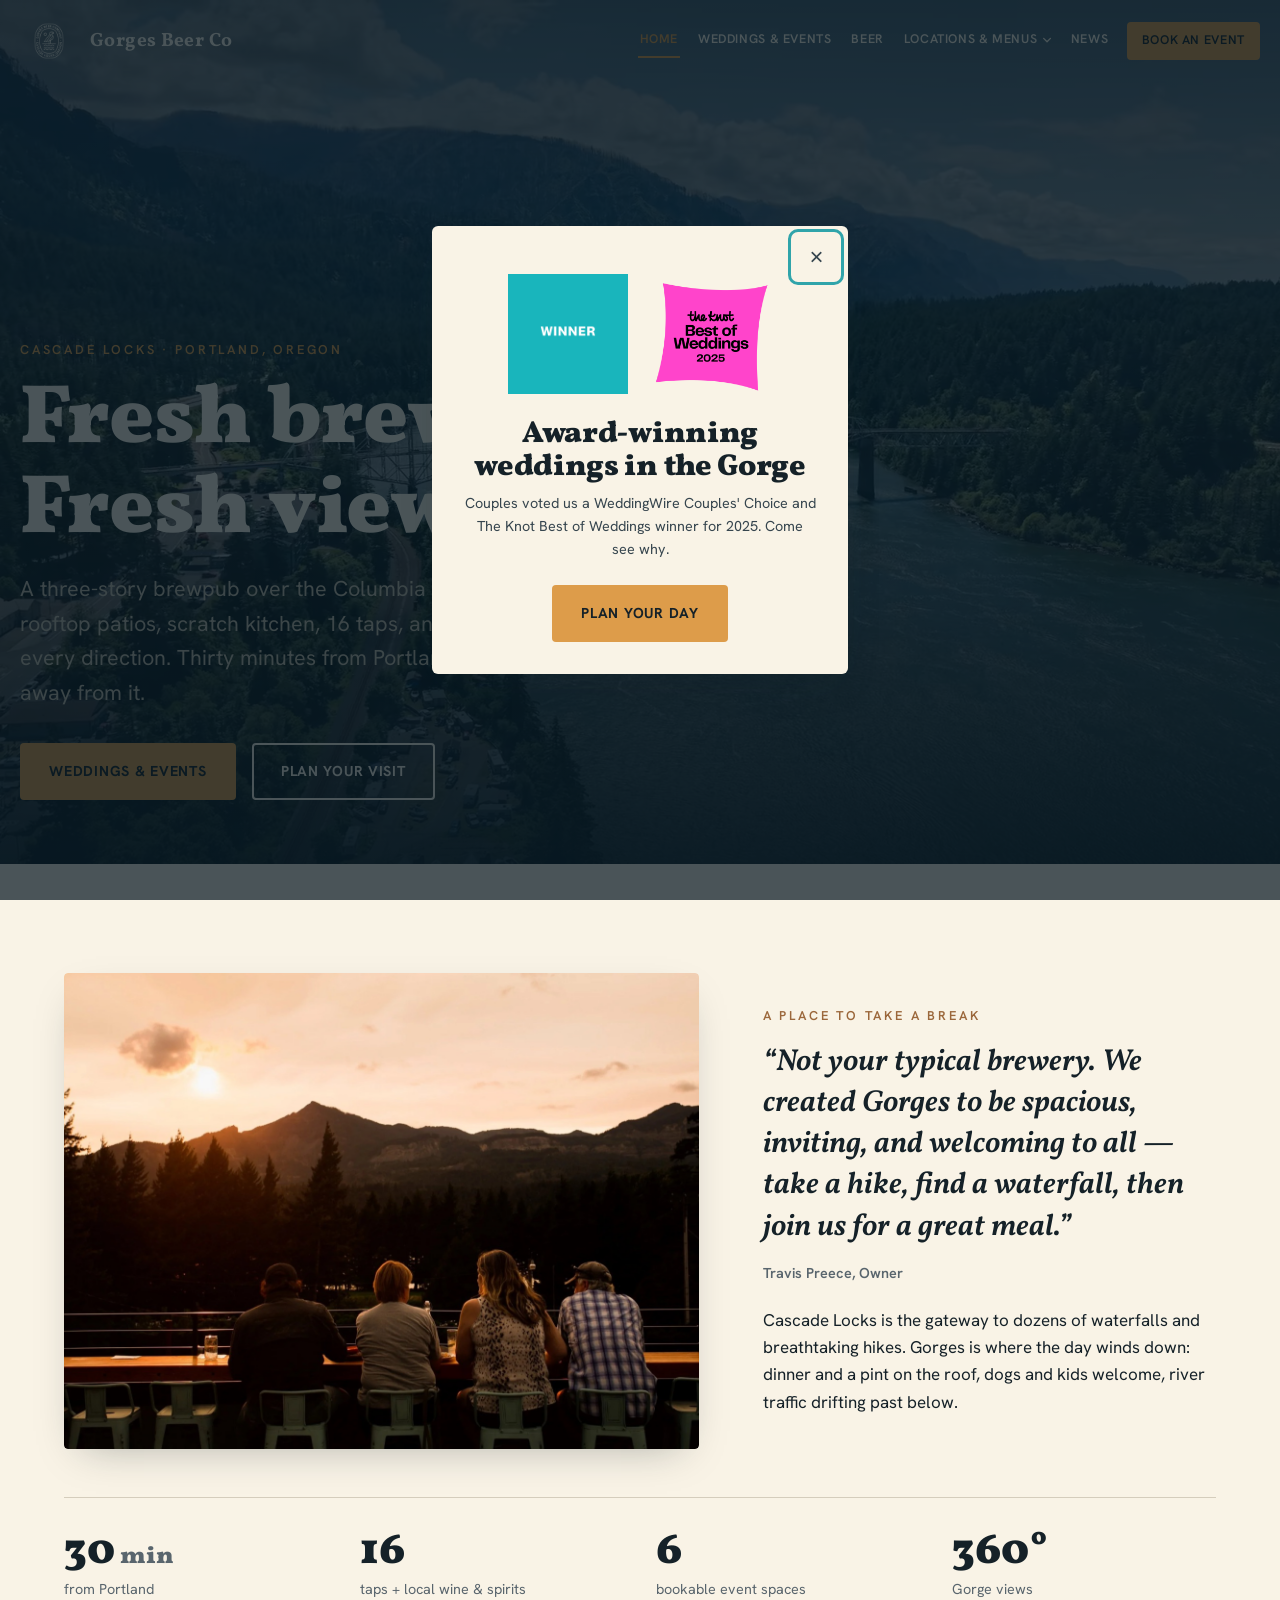
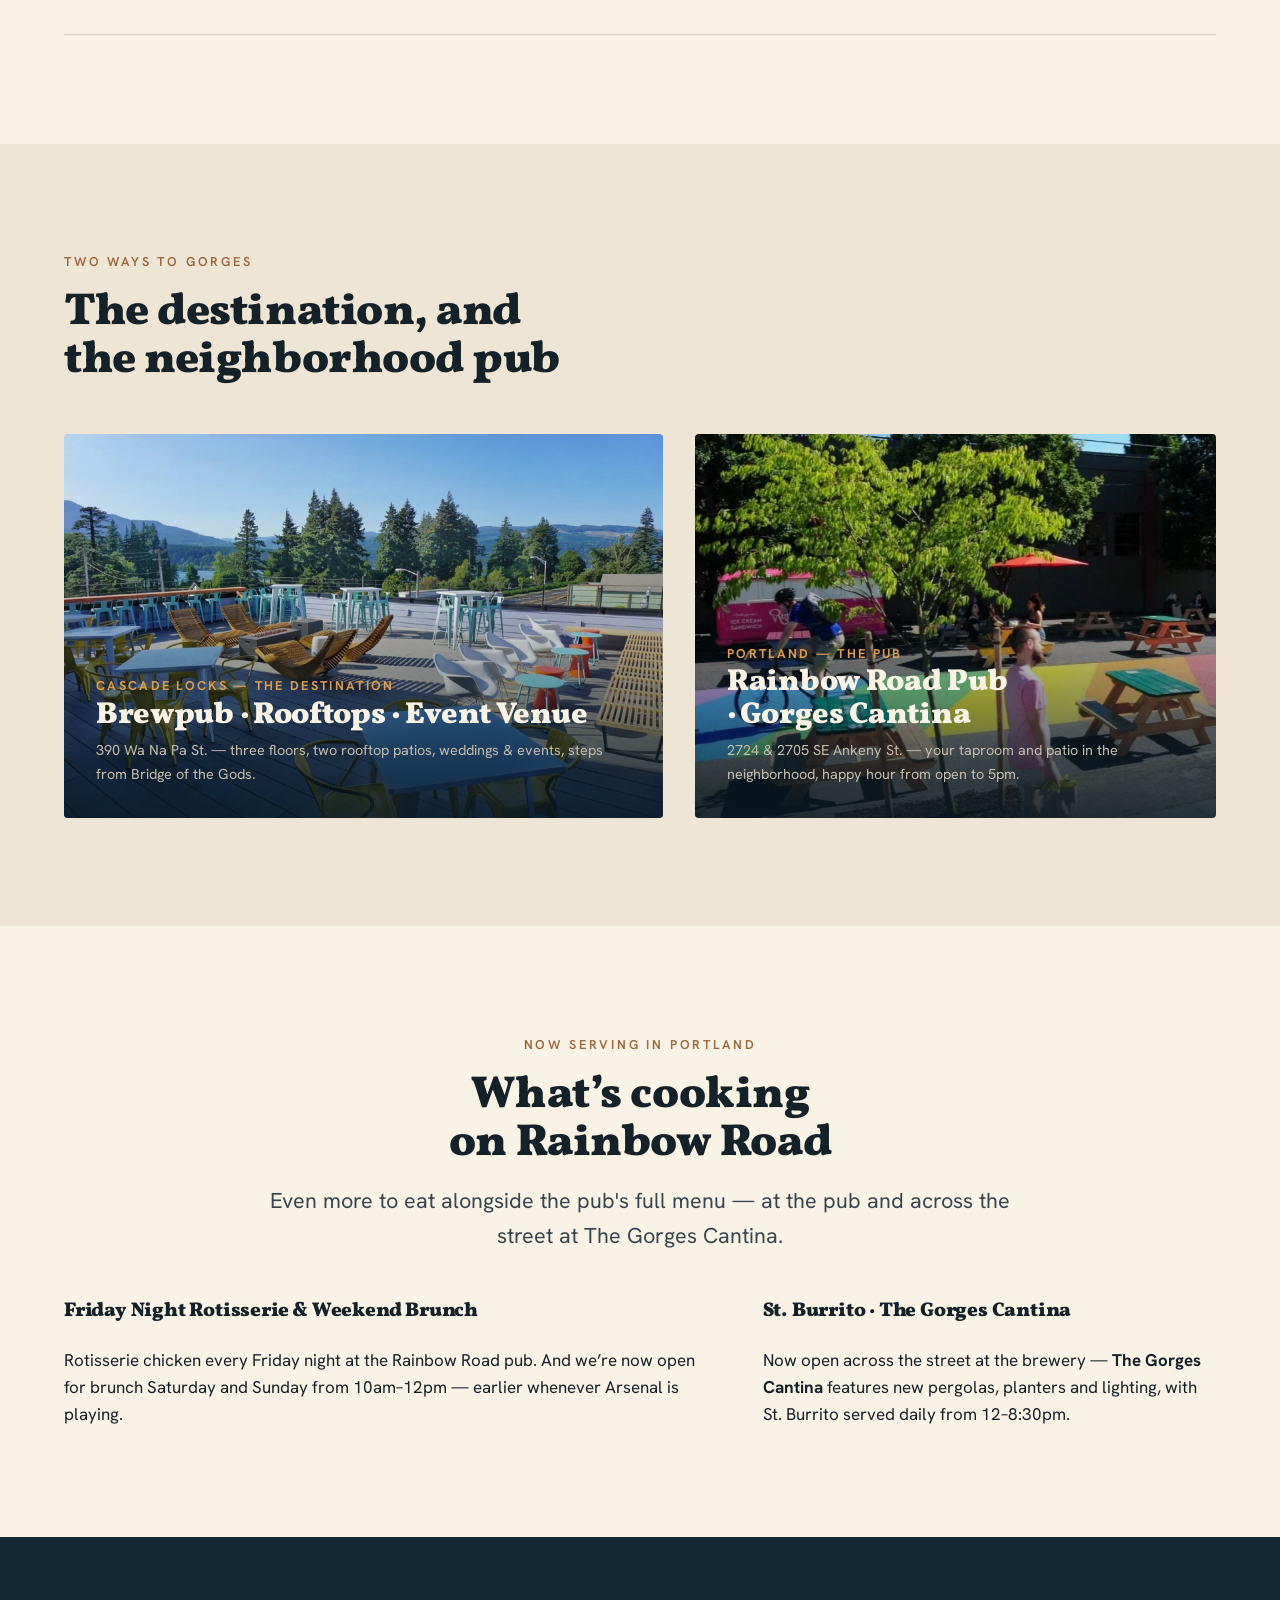
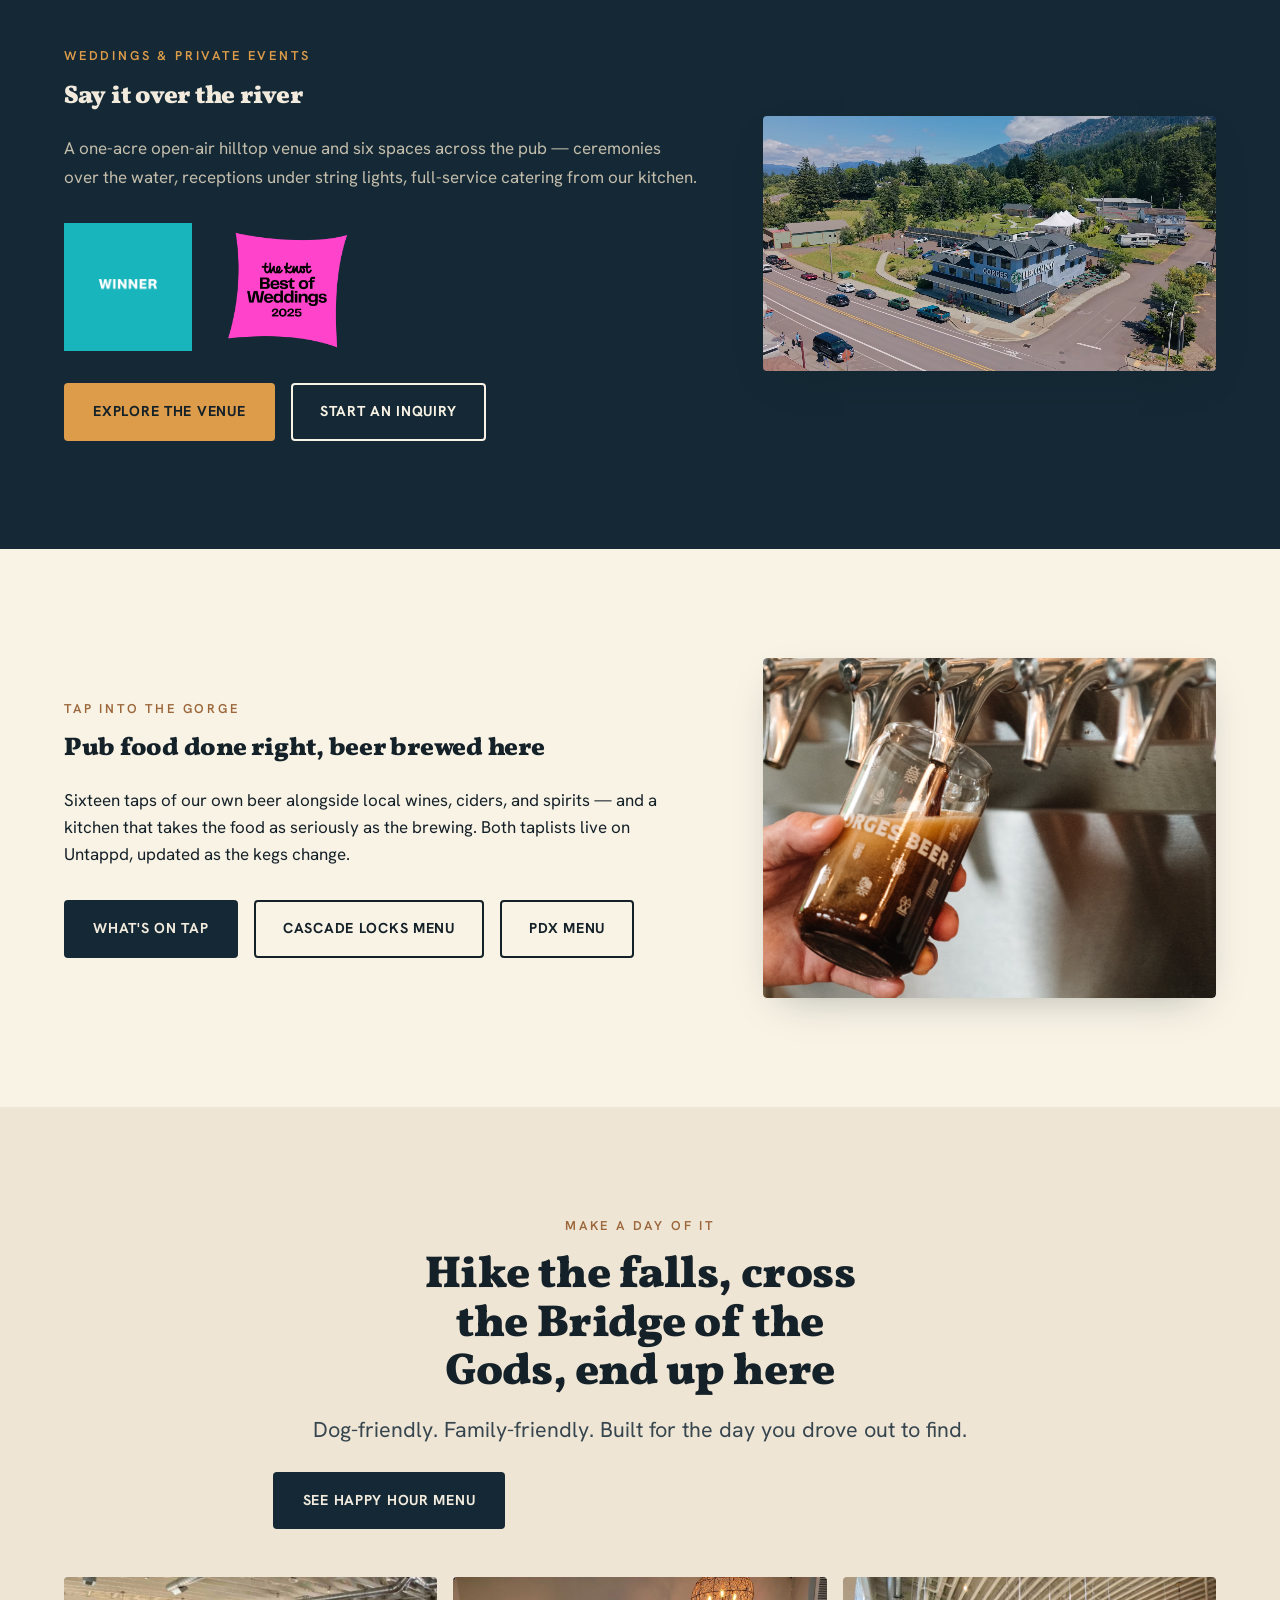
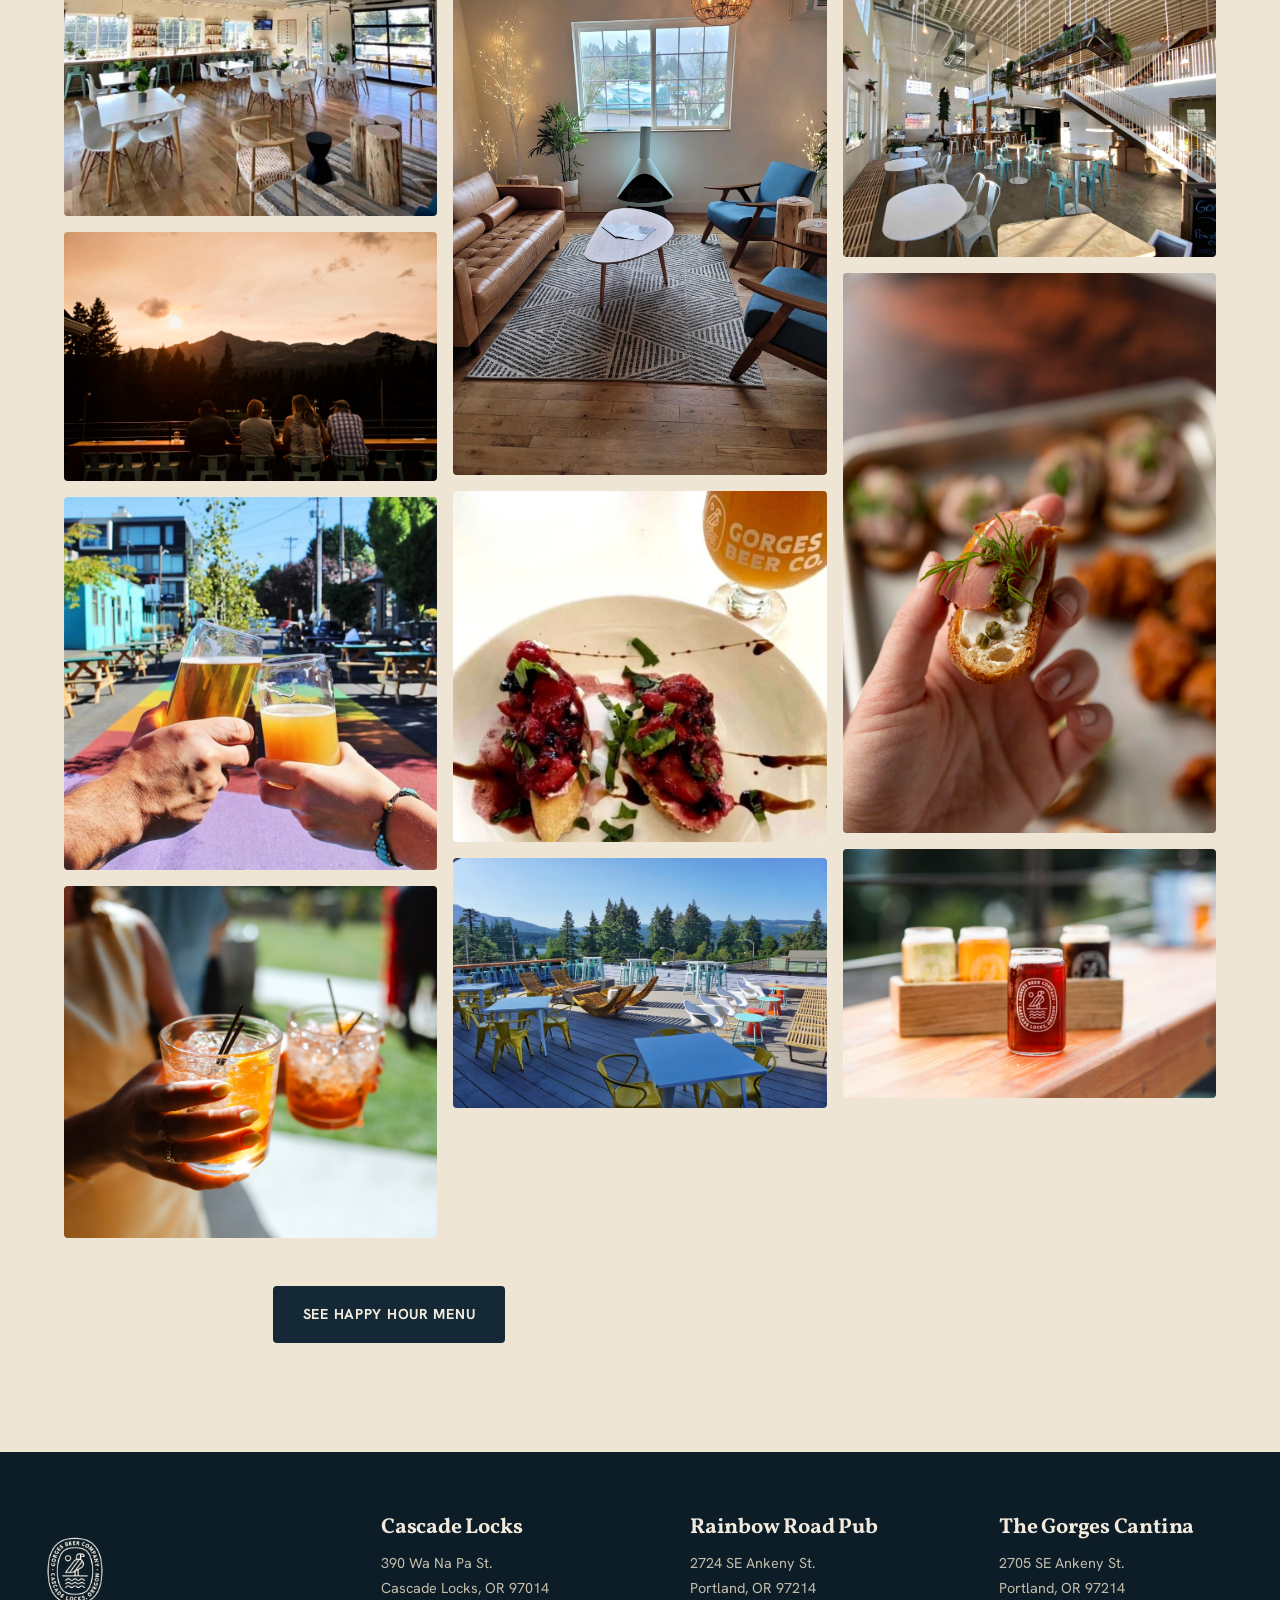
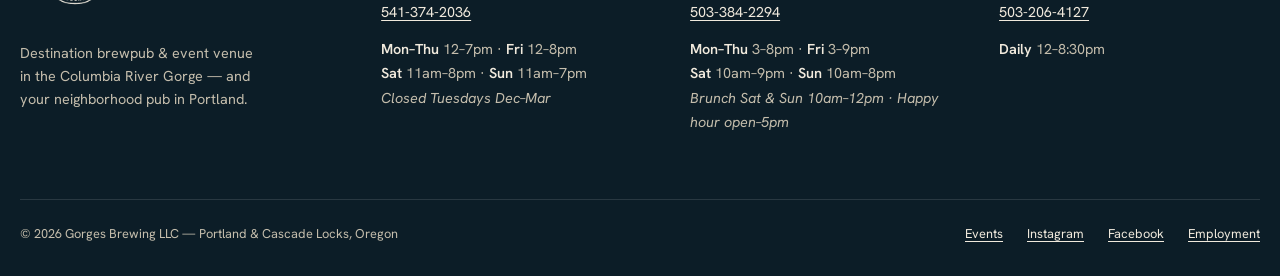
<file: index.html>
<!DOCTYPE html>
<html lang="en">
<head>
  <meta name="robots" content="noindex, nofollow">
  <meta charset="UTF-8">
  <meta name="viewport" content="width=device-width, initial-scale=1.0">
  <!-- Google Tag Manager -->
  <script>(function(w,d,s,l,i){w[l]=w[l]||[];w[l].push({'gtm.start':
  new Date().getTime(),event:'gtm.js'});var f=d.getElementsByTagName(s)[0],
  j=d.createElement(s),dl=l!='dataLayer'?'&l='+l:'';j.async=true;j.src=
  'https://www.googletagmanager.com/gtm.js?id='+i+dl;f.parentNode.insertBefore(j,f);
  })(window,document,'script','dataLayer','GTM-WCTS4HXP');</script>
  <!-- End Google Tag Manager -->
  <title>Gorges Beer Co — Brewpub &amp; Event Venue on the Columbia River Gorge | Cascade Locks &amp; Portland, OR</title>
  <meta name="description" content="Three stories with rooftop patios, food, and 16 taps over the Columbia River Gorge in Cascade Locks — plus our Rainbow Road Pub in Portland. Weddings, events, happy hour, and 360° Gorge views, 30 minutes from Portland.">
  <link rel="icon" href="images/logo-badge-cream.png">
  <link rel="canonical" href="https://www.gorgesbeer.com/">
  <meta property="og:title" content="Gorges Beer Co — Fresh Brews + Fresh Views">
  <meta property="og:description" content="A destination brewpub and event venue in the Columbia River Gorge. Rooftop patios, weddings &amp; events, food and 16 taps — Cascade Locks &amp; Portland.">
  <meta property="og:type" content="website">
  <meta property="og:image" content="videos/hero-poster.jpg">
  <link rel="preload" as="image" href="videos/hero-poster.jpg">
  <link rel="stylesheet" href="css/styles.css">
  <script type="application/ld+json">
  {
    "@context": "https://schema.org",
    "@graph": [
      {
        "@type": "BarOrPub",
        "name": "Gorges Beer Co — Cascade Locks",
        "image": "https://www.gorgesbeer.com/images/banner-patio.jpg",
        "servesCuisine": "Pacific Northwest pub fare",
        "telephone": "+1-541-374-2036",
        "address": { "@type": "PostalAddress", "streetAddress": "390 Wa Na Pa St.", "addressLocality": "Cascade Locks", "addressRegion": "OR", "postalCode": "97014", "addressCountry": "US" },
        "url": "https://www.gorgesbeer.com/",
        "priceRange": "$$",
        "publicAccess": true
      },
      {
        "@type": "EventVenue",
        "name": "Gorges Beer Co — Hilltop Event Venue & Brewpub Event Spaces",
        "description": "Six event spaces in Cascade Locks, Oregon: a 1-acre open-air hilltop venue plus three floors of pub spaces with rooftop patios and Columbia River Gorge views. Weddings, corporate events, and private bookings for up to 150 guests.",
        "telephone": "+1-541-625-0067",
        "maximumAttendeeCapacity": 150,
        "address": { "@type": "PostalAddress", "streetAddress": "390 Wa Na Pa St.", "addressLocality": "Cascade Locks", "addressRegion": "OR", "postalCode": "97014", "addressCountry": "US" },
        "url": "https://www.gorgesbeer.com/weddings-events.html"
      },
      {
        "@type": "BarOrPub",
        "name": "Gorges Beer Co — Rainbow Road Pub, Portland",
        "telephone": "+1-503-384-2294",
        "address": { "@type": "PostalAddress", "streetAddress": "2724 SE Ankeny St.", "addressLocality": "Portland", "addressRegion": "OR", "postalCode": "97214", "addressCountry": "US" },
        "url": "https://www.gorgesbeer.com/",
        "priceRange": "$$"
      },
      {
        "@type": "Restaurant",
        "name": "The Gorges Cantina",
        "telephone": "+1-503-206-4127",
        "address": { "@type": "PostalAddress", "streetAddress": "2705 SE Ankeny St.", "addressLocality": "Portland", "addressRegion": "OR", "postalCode": "97214", "addressCountry": "US" },
        "url": "https://www.gorgesbeer.com/menu-pdx.html",
        "priceRange": "$$",
        "openingHoursSpecification": {
          "@type": "OpeningHoursSpecification",
          "dayOfWeek": ["Monday","Tuesday","Wednesday","Thursday","Friday","Saturday","Sunday"],
          "opens": "12:00",
          "closes": "20:30"
        }
      }
    ]
  }
  </script>
</head>
<body>
<!-- Google Tag Manager (noscript) -->
<noscript><iframe src="https://www.googletagmanager.com/ns.html?id=GTM-WCTS4HXP"
height="0" width="0" style="display:none;visibility:hidden"></iframe></noscript>
<!-- End Google Tag Manager (noscript) -->
  <a class="skip-link" href="#main">Skip to content</a>

  <header class="site-header">
    <div class="container--wide">
      <nav class="nav" aria-label="Main">
        <a class="nav__brand" href="index.html">
          <img src="images/logo-badge-cream.png" alt="Gorges Beer Company — Cascade Locks, Oregon">
          <span>Gorges Beer Co</span>
        </a>
        <button class="nav__toggle" aria-expanded="false" aria-controls="nav-links" aria-label="Menu">
          <svg viewBox="0 0 24 24" fill="none" stroke="currentColor" stroke-width="2" stroke-linecap="round"><path d="M3 6h18M3 12h18M3 18h18"/></svg>
        </button>
        <ul class="nav__links" id="nav-links">
          <li><a href="index.html" aria-current="page">Home</a></li>
          <li><a href="weddings-events.html">Weddings &amp; Events</a></li>
          <li><a href="beer.html">Beer</a></li>
          <li class="nav__dd">
            <button class="nav__dd-btn" type="button" aria-expanded="false" aria-haspopup="true">
              Locations &amp; Menus
              <svg viewBox="0 0 12 8" fill="none" stroke="currentColor" stroke-width="2" stroke-linecap="round" stroke-linejoin="round" aria-hidden="true"><path d="M1 1.5 6 6.5 11 1.5"/></svg>
            </button>
            <ul class="nav__dd-menu">
              <li><a href="menu-cascade-locks.html">Cascade Locks — Menu &amp; Hours</a></li>
              <li><a href="menu-pdx.html">Portland — Menu &amp; Hours</a></li>
              <li><a href="happy-hour.html">Happy Hour Menu</a></li>
            </ul>
          </li>
          <li><a href="news.html">News</a></li>
          <li><a class="nav__cta" href="weddings-events.html#inquiry">Book an Event</a></li>
        </ul>
      </nav>
    </div>
  </header>

  <main id="main">

    <!-- HERO: 30s muted looped aerial cut -->
    <section class="hero" aria-label="Gorges Beer Co in the Columbia River Gorge">
      <div class="hero__media">
        <video autoplay muted loop playsinline preload="metadata" poster="videos/hero-poster.jpg" aria-hidden="true">
          <source src="videos/hero-loop.mp4" type="video/mp4">
          <source src="videos/hero-loop.webm" type="video/webm">
        </video>
      </div>
      <div class="hero__scrim"></div>
      <div class="hero__content container--wide">
        <span class="eyebrow">Cascade Locks &middot; Portland, Oregon</span>
        <h1>Fresh brews. Fresh views.</h1>
        <p class="lede">A three-story brewpub over the Columbia River — rooftop patios, scratch kitchen, 16 taps, and the Gorge in every direction. Thirty minutes from Portland, a world away from it.</p>
        <div class="hero__actions">
          <a class="btn btn--amber" href="weddings-events.html">Weddings &amp; Events</a>
          <a class="btn btn--ghost" href="#locations">Plan your visit</a>
        </div>
      </div>
    </section>

    <!-- INTRO: owner's voice -->
    <section class="section">
      <div class="container">
        <div class="split">
          <figure class="framed reveal">
            <img src="images/banner-patio.jpg" alt="Guests on the rooftop patio at Gorges Beer Co, Columbia River Gorge behind them" width="1500" height="1000">
          </figure>
          <div class="reveal">
            <span class="eyebrow">A place to take a break</span>
            <blockquote class="pull-quote">
              &ldquo;Not your typical brewery. We created Gorges to be spacious, inviting, and welcoming to all — take a hike, find a waterfall, then join us for a great meal.&rdquo;
              <cite>Travis Preece, Owner</cite>
            </blockquote>
            <p class="mt-lg">Cascade Locks is the gateway to dozens of waterfalls and breathtaking hikes. Gorges is where the day winds down: dinner and a pint on the roof, dogs and kids welcome, river traffic drifting past below.</p>
          </div>
        </div>
        <div class="stat-strip mt-2xl reveal">
          <div><strong>30<span style="font-size:.55em"> min</span></strong><span>from Portland</span></div>
          <div><strong>16</strong><span>taps + local wine &amp; spirits</span></div>
          <div><strong>6</strong><span>bookable event spaces</span></div>
          <div><strong>360&deg;</strong><span>Gorge views</span></div>
        </div>
      </div>
    </section>

    <!-- LOCATIONS -->
    <section class="section section--tint" id="locations">
      <div class="container">
        <div class="section-head">
          <span class="eyebrow">Two ways to Gorges</span>
          <h2>The destination, and the neighborhood pub</h2>
        </div>
        <div class="loc-band">
          <a class="loc-card reveal" href="menu-cascade-locks.html">
            <img src="images/north-patio.jpg" alt="North patio seating at Gorges Beer Co Cascade Locks" loading="lazy" width="1800" height="1200">
            <div class="loc-card__scrim"></div>
            <div class="loc-card__body">
              <span class="loc-card__tag">Cascade Locks — the destination</span>
              <h3>Brewpub &middot; Rooftops &middot; Event Venue</h3>
              <p>390 Wa Na Pa St. — three floors, two rooftop patios, weddings &amp; events, steps from Bridge of the Gods.</p>
            </div>
          </a>
          <a class="loc-card reveal" href="menu-pdx.html">
            <img src="images/news-rainbow-road.jpg" alt="Rainbow Road Pub, Gorges Beer Co Portland" loading="lazy" width="1500" height="1000">
            <div class="loc-card__scrim"></div>
            <div class="loc-card__body">
              <span class="loc-card__tag">Portland — the pub</span>
              <h3>Rainbow Road Pub &middot; Gorges Cantina</h3>
              <p>2724 &amp; 2705 SE Ankeny St. — your taproom and patio in the neighborhood, happy hour from open to 5pm.</p>
            </div>
          </a>
        </div>
      </div>
    </section>

    <!-- NOW SERVING — Portland food vendors -->
    <section class="section" id="now-serving">
      <div class="container">
        <div class="section-head section-head--center">
          <span class="eyebrow">Now serving in Portland</span>
          <h2>What&rsquo;s cooking on Rainbow Road</h2>
          <p class="lede">Even more to eat alongside the pub's full menu &mdash; at the pub and across the street at The Gorges Cantina.</p>
        </div>
        <div class="split">
          <div class="reveal">
            <h3>Friday Night Rotisserie &amp; Weekend Brunch</h3>
            <p class="mt-lg">Rotisserie chicken every Friday night at the Rainbow Road pub. And we&rsquo;re now open for brunch Saturday and Sunday from 10am&ndash;12pm &mdash; earlier whenever Arsenal is playing.</p>
          </div>
          <div class="reveal">
            <h3>St. Burrito &middot; The Gorges Cantina</h3>
            <p class="mt-lg">Now open across the street at the brewery &mdash; <strong>The Gorges Cantina</strong> features new pergolas, planters and lighting, with St. Burrito served daily from 12&ndash;8:30pm.</p>
          </div>
        </div>
      </div>
    </section>

    <!-- WEDDINGS BAND -->
    <section class="section section--navy">
      <div class="container">
        <div class="split split--flip">
          <figure class="framed reveal">
            <!-- venue-first event-space cut (re-homed from the weddings hero): venue orbit, ceremony, tables set golden, bouquet toss, first dance, toasts -->
            <video autoplay muted loop playsinline preload="none" poster="videos/events-poster.jpg" aria-hidden="true" width="1920" height="1080">
              <source src="videos/events-loop.mp4" type="video/mp4">
              <source src="videos/events-loop.webm" type="video/webm">
            </video>
          </figure>
          <div class="reveal">
            <span class="eyebrow">Weddings &amp; private events</span>
            <h2>Say it over the river</h2>
            <p class="mt-lg">A one-acre open-air hilltop venue and six spaces across the pub — ceremonies over the water, receptions under string lights, full-service catering from our kitchen.</p>
            <div class="award-badges mt-xl">
              <img src="images/badge-weddingwire-cca-2025.png" alt="WeddingWire Couples' Choice Awards 2025 winner" loading="lazy" width="240" height="240">
              <img src="images/badge-knot-2025.png" alt="The Knot Best of Weddings 2025" loading="lazy" width="240" height="240">
            </div>
            <div class="hero__actions">
              <a class="btn btn--amber" href="weddings-events.html">Explore the venue</a>
              <a class="btn btn--ghost" href="weddings-events.html#inquiry">Start an inquiry</a>
            </div>
          </div>
        </div>
      </div>
    </section>

    <!-- FOOD & BEER -->
    <section class="section">
      <div class="container">
        <div class="split">
          <div class="reveal">
            <span class="eyebrow">Tap into the Gorge</span>
            <h2>Pub food done right, beer brewed here</h2>
            <p class="mt-lg">Sixteen taps of our own beer alongside local wines, ciders, and spirits — and a kitchen that takes the food as seriously as the brewing. Both taplists live on Untappd, updated as the kegs change.</p>
            <div class="hero__actions">
              <a class="btn btn--navy" href="beer.html">What's on tap</a>
              <a class="btn btn--line" href="menu-cascade-locks.html">Cascade Locks menu</a>
              <a class="btn btn--line" href="menu-pdx.html">PDX menu</a>
            </div>
          </div>
          <figure class="framed reveal">
            <img src="images/draft-pour.jpg" alt="A dark beer pouring from the tap into a Gorges Beer Co pint glass" loading="lazy" width="1437" height="1500">
          </figure>
        </div>
      </div>
    </section>

    <!-- EXPERIENCE STRIP -->
    <section class="section section--tint">
      <div class="container">
        <div class="section-head section-head--center">
          <span class="eyebrow">Make a day of it</span>
          <h2>Hike the falls, cross the Bridge of the Gods, end up here</h2>
          <p class="lede">Dog-friendly. Family-friendly. Built for the day you drove out to find.</p>
          <p class="mt-lg"><a class="btn btn--navy" href="happy-hour.html">See Happy Hour Menu</a></p>
        </div>
        <div class="gallery reveal">
          <figure><img src="images/third-floor-inside.jpg" alt="Third floor dining room, Cascade Locks" width="1800" height="1151" loading="lazy"></figure>
          <figure><img src="images/bar-pour.jpg" alt="A fresh beer poured at the bar" width="1800" height="1200" loading="lazy"></figure>
          <figure><img src="images/patio-crowd.jpg" alt="A full patio on a summer evening" width="1800" height="1800" loading="lazy"></figure>
          <figure><img src="images/happy-hour-cocktails.jpg" alt="Happy hour cocktails on the rocks" width="1800" height="1694" loading="lazy"></figure>
          <figure><img src="images/mezzanine-lounge.jpg" alt="Mezzanine lounge with leather sofas and teal chairs" width="1350" height="1800" loading="lazy"></figure>
          <figure><img src="images/food-bruschetta.jpg" alt="Bruschetta from the Gorges kitchen" width="1800" height="1693" loading="lazy"></figure>
          <figure><img src="images/north-patio.jpg" alt="The north patio looking over the river" width="1800" height="1202" loading="lazy"></figure>
          <figure><img src="images/first-floor-bar.jpg" alt="First floor bar and dining" width="1800" height="1350" loading="lazy"></figure>
          <figure><img src="images/catering-plates.jpg" alt="Scratch-kitchen plates from the Gorges menu" width="1200" height="1800" loading="lazy"></figure>
          <figure><img src="images/taps-row.jpg" alt="Tap handles at the bar" width="1800" height="1200" loading="lazy"></figure>
        </div>
        <p class="text-center mt-2xl"><a class="btn btn--navy" href="happy-hour.html">See Happy Hour Menu</a></p>
      </div>
    </section>
  </main>

  <footer class="site-footer">
    <div class="container--wide">
      <div class="footer-grid">
        <div class="footer-brand">
          <img src="images/logo-badge-cream.png" alt="" aria-hidden="true">
          <p>Destination brewpub &amp; event venue in the Columbia River Gorge — and your neighborhood pub in Portland.</p>
        </div>
        <div class="footer-loc">
          <h3>Cascade Locks</h3>
          <p>390 Wa Na Pa St.<br>Cascade Locks, OR 97014<br><a href="tel:+15413742036">541-374-2036</a></p>
          <p class="hours"><strong>Mon–Thu</strong> 12–7pm &middot; <strong>Fri</strong> 12–8pm<br><strong>Sat</strong> 11am–8pm &middot; <strong>Sun</strong> 11am–7pm<br><em>Closed Tuesdays Dec–Mar</em></p>
        </div>
        <div class="footer-loc">
          <h3>Rainbow Road Pub</h3>
          <p>2724 SE Ankeny St.<br>Portland, OR 97214<br><a href="tel:+15033842294">503-384-2294</a></p>
          <p class="hours"><strong>Mon–Thu</strong> 3–8pm &middot; <strong>Fri</strong> 3–9pm<br><strong>Sat</strong> 10am–9pm &middot; <strong>Sun</strong> 10am–8pm<br><em>Brunch Sat &amp; Sun 10am–12pm &middot; Happy hour open–5pm</em></p>
        </div>
        <div class="footer-loc">
          <h3>The Gorges Cantina</h3>
          <p>2705 SE Ankeny St.<br>Portland, OR 97214<br><a href="tel:+15032064127">503-206-4127</a></p>
          <p class="hours"><strong>Daily</strong> 12–8:30pm</p>
        </div>
      </div>
      <div class="footer-base">
        <p>&copy; 2026 Gorges Brewing LLC — Portland &amp; Cascade Locks, Oregon</p>
        <nav aria-label="Footer">
          <a href="weddings-events.html">Events</a>
          <a href="https://www.instagram.com/gorgesbeer" rel="noopener">Instagram</a>
          <a href="https://www.facebook.com/Gorges-Beer-Co-111196990319168" rel="noopener">Facebook</a>
          <a href="employment.html">Employment</a>
        </nav>
      </div>
    </div>
  </footer>

  <!-- Award popup: first visit, 7-day suppression -->
  <div class="modal" id="award-modal" role="dialog" aria-modal="true" aria-labelledby="award-modal-title">
    <div class="modal__card">
      <button class="modal__close" data-modal-close aria-label="Close">&times;</button>
      <div class="modal__badges">
        <img src="images/badge-weddingwire-cca-2025.png" alt="WeddingWire Couples' Choice Awards 2025" width="240" height="240">
        <img src="images/badge-knot-2025.png" alt="The Knot Best of Weddings 2025" width="240" height="240">
      </div>
      <h2 id="award-modal-title">Award-winning weddings in the Gorge</h2>
      <p>Couples voted us a WeddingWire Couples' Choice and The Knot Best of Weddings winner for 2025. Come see why.</p>
      <a class="btn btn--amber" href="weddings-events.html" data-modal-close>Plan your day</a>
    </div>
  </div>

  <script src="js/config.js"></script>
  <script src="js/main.js"></script>
</body>
</html>
</file>
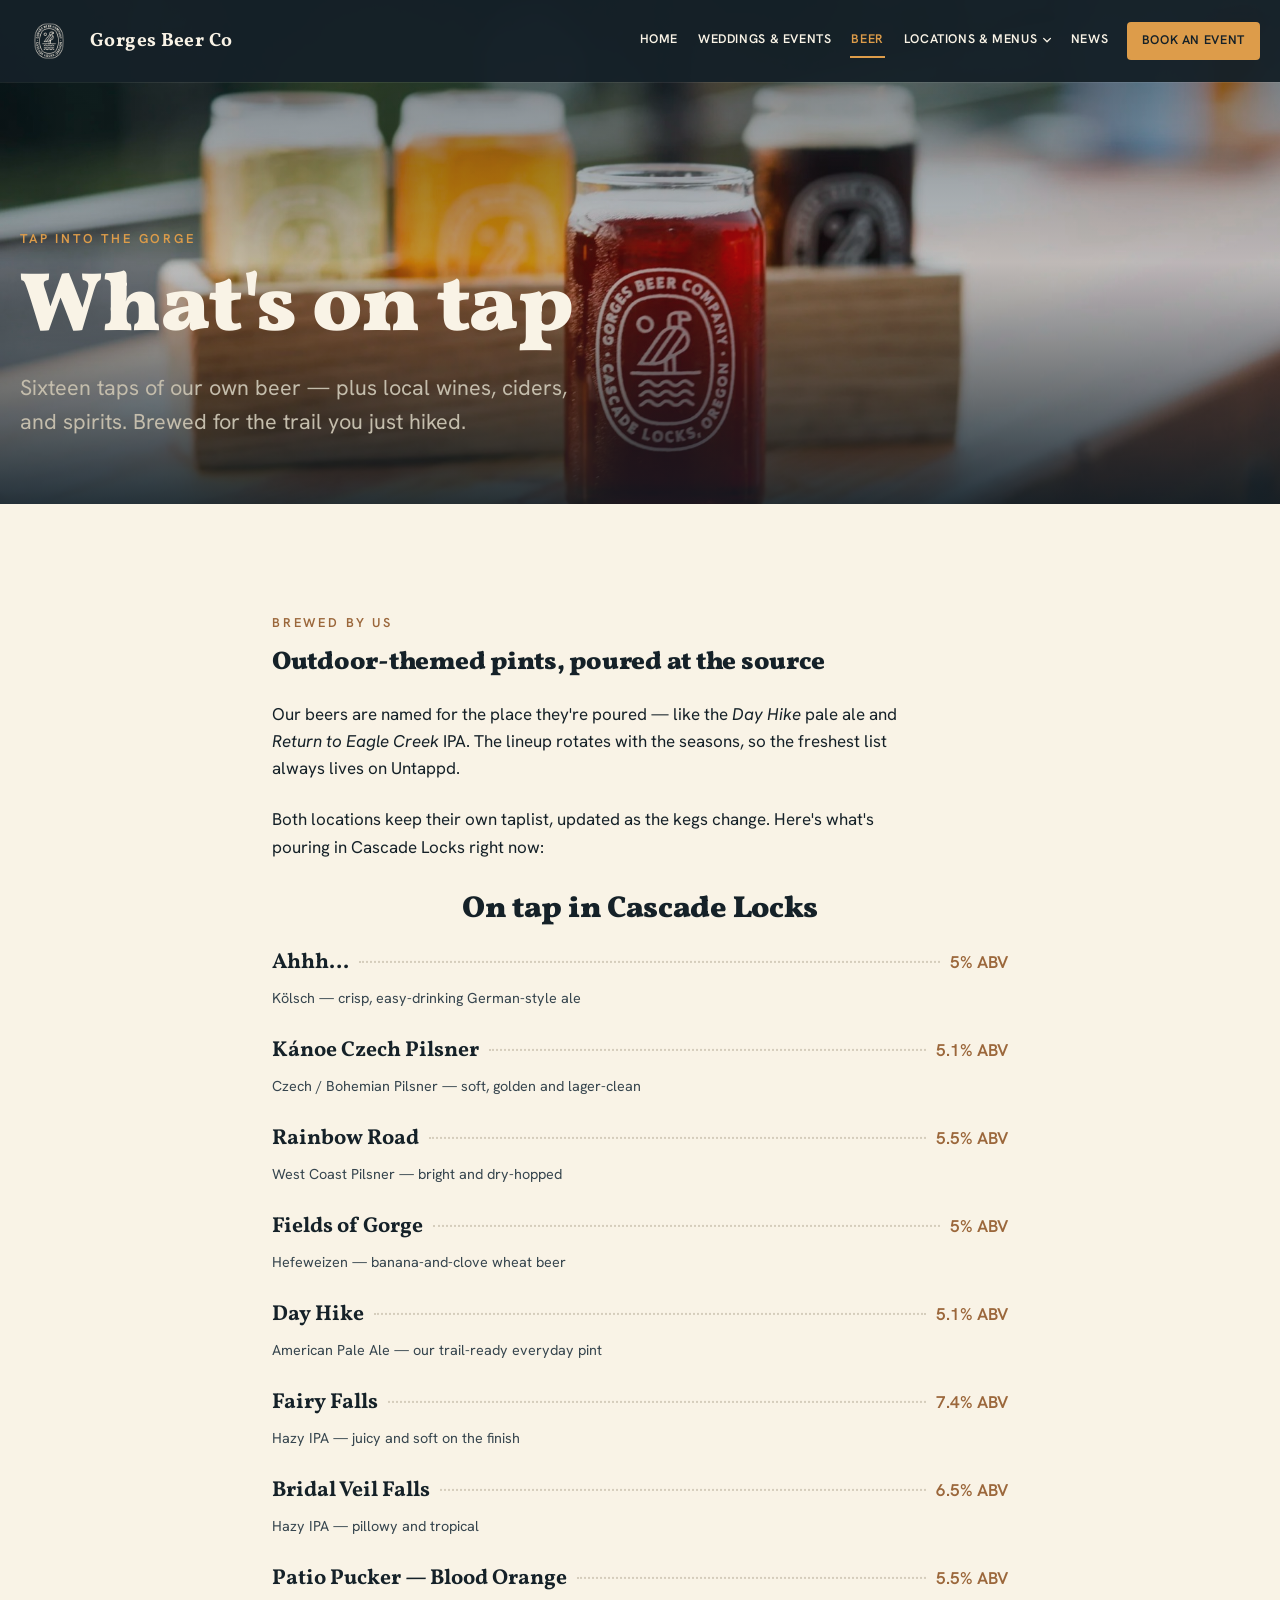
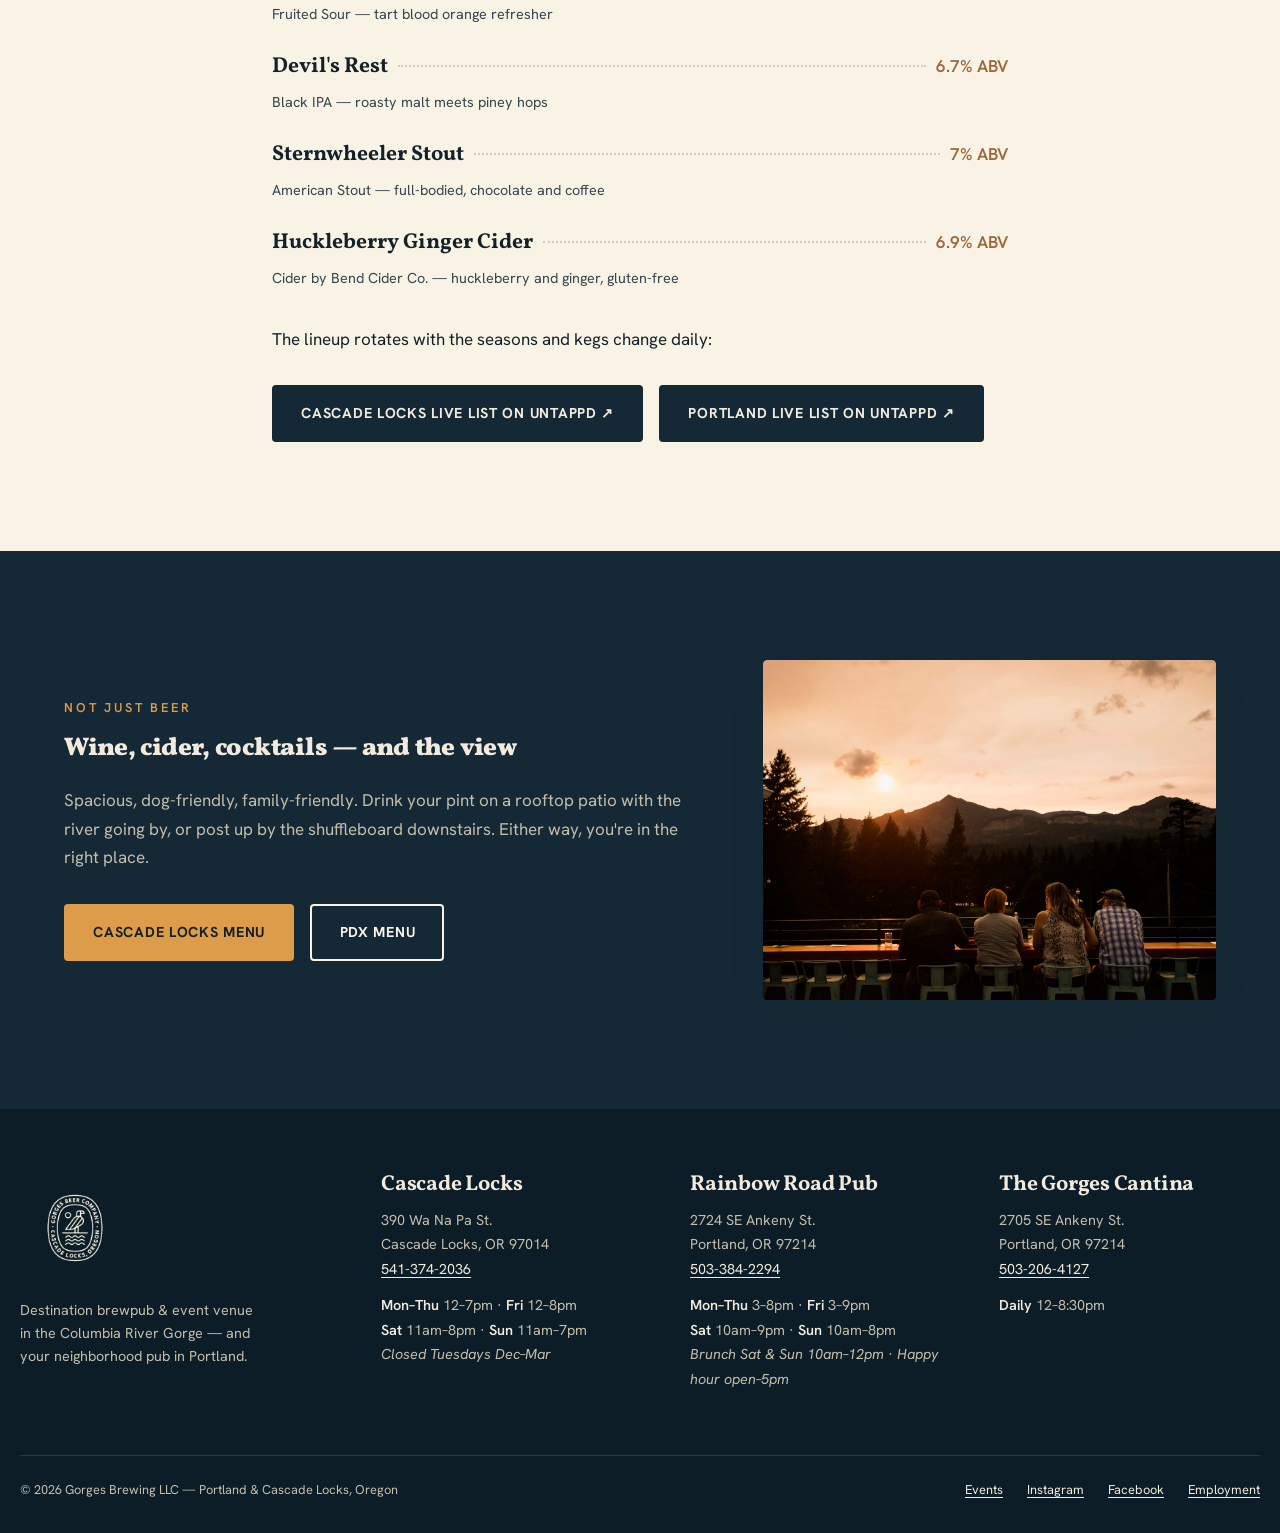
<file: beer.html>
<!DOCTYPE html>
<html lang="en">
<head>
  <meta name="robots" content="noindex, nofollow">
  <meta charset="UTF-8">
  <meta name="viewport" content="width=device-width, initial-scale=1.0">
  <!-- Google Tag Manager -->
  <script>(function(w,d,s,l,i){w[l]=w[l]||[];w[l].push({'gtm.start':
  new Date().getTime(),event:'gtm.js'});var f=d.getElementsByTagName(s)[0],
  j=d.createElement(s),dl=l!='dataLayer'?'&l='+l:'';j.async=true;j.src=
  'https://www.googletagmanager.com/gtm.js?id='+i+dl;f.parentNode.insertBefore(j,f);
  })(window,document,'script','dataLayer','GTM-WCTS4HXP');</script>
  <!-- End Google Tag Manager -->
  <title>What's On Tap — Gorges Beer Co | Brewed in Portland &amp; Poured in the Gorge</title>
  <meta name="description" content="Sixteen rotating taps of Gorges beer — pilsners, IPAs, a hefeweizen and local cider — poured fresh in Cascade Locks, plus local wines and spirits. See the current Cascade Locks taplist, updated as the kegs change.">
  <link rel="icon" href="images/logo-badge-cream.png">
  <link rel="canonical" href="https://www.gorgesbeer.com/beer">
  <meta property="og:title" content="What's On Tap — Gorges Beer Co">
  <meta property="og:description" content="16 taps of our own beer, plus local wine, cider and spirits — Cascade Locks &amp; Portland.">
  <meta property="og:type" content="website">
  <meta property="og:image" content="images/beer-cans.jpg">
  <link rel="stylesheet" href="css/styles.css">
</head>
<body>
<!-- Google Tag Manager (noscript) -->
<noscript><iframe src="https://www.googletagmanager.com/ns.html?id=GTM-WCTS4HXP"
height="0" width="0" style="display:none;visibility:hidden"></iframe></noscript>
<!-- End Google Tag Manager (noscript) -->
  <a class="skip-link" href="#main">Skip to content</a>

  <header class="site-header site-header--solid">
    <div class="container--wide">
      <nav class="nav" aria-label="Main">
        <a class="nav__brand" href="index.html">
          <img src="images/logo-badge-cream.png" alt="Gorges Beer Company — Cascade Locks, Oregon">
          <span>Gorges Beer Co</span>
        </a>
        <button class="nav__toggle" aria-expanded="false" aria-controls="nav-links" aria-label="Menu">
          <svg viewBox="0 0 24 24" fill="none" stroke="currentColor" stroke-width="2" stroke-linecap="round"><path d="M3 6h18M3 12h18M3 18h18"/></svg>
        </button>
        <ul class="nav__links" id="nav-links">
          <li><a href="index.html">Home</a></li>
          <li><a href="weddings-events.html">Weddings &amp; Events</a></li>
          <li><a href="beer.html" aria-current="page">Beer</a></li>
          <li class="nav__dd">
            <button class="nav__dd-btn" type="button" aria-expanded="false" aria-haspopup="true">
              Locations &amp; Menus
              <svg viewBox="0 0 12 8" fill="none" stroke="currentColor" stroke-width="2" stroke-linecap="round" stroke-linejoin="round" aria-hidden="true"><path d="M1 1.5 6 6.5 11 1.5"/></svg>
            </button>
            <ul class="nav__dd-menu">
              <li><a href="menu-cascade-locks.html">Cascade Locks — Menu &amp; Hours</a></li>
              <li><a href="menu-pdx.html">Portland — Menu &amp; Hours</a></li>
              <li><a href="happy-hour.html">Happy Hour Menu</a></li>
            </ul>
          </li>
          <li><a href="news.html">News</a></li>
          <li><a class="nav__cta" href="weddings-events.html#inquiry">Book an Event</a></li>
        </ul>
      </nav>
    </div>
  </header>

  <main id="main">
    <section class="hero hero--page" aria-label="Gorges beer on tap">
      <div class="hero__media">
        <img src="images/taps-row.jpg" alt="Tap handles lined up at the Gorges bar" fetchpriority="high">
      </div>
      <div class="hero__scrim"></div>
      <div class="hero__content container--wide">
        <span class="eyebrow">Tap into the Gorge</span>
        <h1>What's on tap</h1>
        <p class="lede">Sixteen taps of our own beer — plus local wines, ciders, and spirits. Brewed for the trail you just hiked.</p>
      </div>
    </section>

    <section class="section">
      <div class="container">
        <div class="beer-brewed">
          <div class="reveal">
            <span class="eyebrow">Brewed by us</span>
            <h2>Outdoor-themed pints, poured at the source</h2>
            <p class="mt-lg">Our beers are named for the place they're poured — like the <em>Day Hike</em> pale ale and <em>Return to Eagle Creek</em> IPA. The lineup rotates with the seasons, so the freshest list always lives on Untappd.</p>
            <p class="mt-lg">Both locations keep their own taplist, updated as the kegs change. Here's what's pouring in Cascade Locks right now:</p>
            <!-- Native HTML taplist (not an iframe) so the beer list is indexable on our own domain — SEO over the Untappd embed. Refresh from Untappd location 36480. -->
            <div class="menu-section reveal mt-xl">
              <h2>On tap in Cascade Locks</h2>
              <div class="menu-item"><span class="menu-item__name">Ahhh&hellip;</span><span class="menu-item__dots"></span><span class="menu-item__price">5% ABV</span></div>
              <p class="menu-item__desc">Kölsch — crisp, easy-drinking German-style ale</p>
              <div class="menu-item"><span class="menu-item__name">Kánoe Czech Pilsner</span><span class="menu-item__dots"></span><span class="menu-item__price">5.1% ABV</span></div>
              <p class="menu-item__desc">Czech / Bohemian Pilsner — soft, golden and lager-clean</p>
              <div class="menu-item"><span class="menu-item__name">Rainbow Road</span><span class="menu-item__dots"></span><span class="menu-item__price">5.5% ABV</span></div>
              <p class="menu-item__desc">West Coast Pilsner — bright and dry-hopped</p>
              <div class="menu-item"><span class="menu-item__name">Fields of Gorge</span><span class="menu-item__dots"></span><span class="menu-item__price">5% ABV</span></div>
              <p class="menu-item__desc">Hefeweizen — banana-and-clove wheat beer</p>
              <div class="menu-item"><span class="menu-item__name">Day Hike</span><span class="menu-item__dots"></span><span class="menu-item__price">5.1% ABV</span></div>
              <p class="menu-item__desc">American Pale Ale — our trail-ready everyday pint</p>
              <div class="menu-item"><span class="menu-item__name">Fairy Falls</span><span class="menu-item__dots"></span><span class="menu-item__price">7.4% ABV</span></div>
              <p class="menu-item__desc">Hazy IPA — juicy and soft on the finish</p>
              <div class="menu-item"><span class="menu-item__name">Bridal Veil Falls</span><span class="menu-item__dots"></span><span class="menu-item__price">6.5% ABV</span></div>
              <p class="menu-item__desc">Hazy IPA — pillowy and tropical</p>
              <div class="menu-item"><span class="menu-item__name">Patio Pucker — Blood Orange</span><span class="menu-item__dots"></span><span class="menu-item__price">5.5% ABV</span></div>
              <p class="menu-item__desc">Fruited Sour — tart blood orange refresher</p>
              <div class="menu-item"><span class="menu-item__name">Devil's Rest</span><span class="menu-item__dots"></span><span class="menu-item__price">6.7% ABV</span></div>
              <p class="menu-item__desc">Black IPA — roasty malt meets piney hops</p>
              <div class="menu-item"><span class="menu-item__name">Sternwheeler Stout</span><span class="menu-item__dots"></span><span class="menu-item__price">7% ABV</span></div>
              <p class="menu-item__desc">American Stout — full-bodied, chocolate and coffee</p>
              <div class="menu-item"><span class="menu-item__name">Huckleberry Ginger Cider</span><span class="menu-item__dots"></span><span class="menu-item__price">6.9% ABV</span></div>
              <p class="menu-item__desc">Cider by Bend Cider Co. — huckleberry and ginger, gluten-free</p>
            </div>
            <p class="mt-lg">The lineup rotates with the seasons and kegs change daily:</p>
            <div class="hero__actions">
              <a class="btn btn--navy" href="https://untappd.com/v/gorges-beer-co/10723428" rel="noopener">Cascade Locks live list on Untappd ↗</a>
              <a class="btn btn--navy" href="https://untappd.com/v/gorges-beer-co/9879939" rel="noopener">Portland live list on Untappd ↗</a>
            </div>
            <script type="application/ld+json">
            {
              "@context": "https://schema.org",
              "@type": "ItemList",
              "name": "Gorges Beer Co — On tap in Cascade Locks",
              "itemListElement": [
                { "@type": "ListItem", "position": 1, "item": { "@type": "Product", "name": "Ahhh…", "category": "Kölsch", "additionalProperty": { "@type": "PropertyValue", "name": "ABV", "value": "5%" } } },
                { "@type": "ListItem", "position": 2, "item": { "@type": "Product", "name": "Kánoe Czech Pilsner", "category": "Czech / Bohemian Pilsner", "additionalProperty": { "@type": "PropertyValue", "name": "ABV", "value": "5.1%" } } },
                { "@type": "ListItem", "position": 3, "item": { "@type": "Product", "name": "Rainbow Road", "category": "West Coast Pilsner", "additionalProperty": { "@type": "PropertyValue", "name": "ABV", "value": "5.5%" } } },
                { "@type": "ListItem", "position": 4, "item": { "@type": "Product", "name": "Fields of Gorge", "category": "Hefeweizen", "additionalProperty": { "@type": "PropertyValue", "name": "ABV", "value": "5%" } } },
                { "@type": "ListItem", "position": 5, "item": { "@type": "Product", "name": "Day Hike", "category": "American Pale Ale", "additionalProperty": { "@type": "PropertyValue", "name": "ABV", "value": "5.1%" } } },
                { "@type": "ListItem", "position": 6, "item": { "@type": "Product", "name": "Fairy Falls", "category": "Hazy IPA", "additionalProperty": { "@type": "PropertyValue", "name": "ABV", "value": "7.4%" } } },
                { "@type": "ListItem", "position": 7, "item": { "@type": "Product", "name": "Bridal Veil Falls", "category": "Hazy IPA", "additionalProperty": { "@type": "PropertyValue", "name": "ABV", "value": "6.5%" } } },
                { "@type": "ListItem", "position": 8, "item": { "@type": "Product", "name": "Patio Pucker — Blood Orange", "category": "Fruited Sour", "additionalProperty": { "@type": "PropertyValue", "name": "ABV", "value": "5.5%" } } },
                { "@type": "ListItem", "position": 9, "item": { "@type": "Product", "name": "Devil's Rest", "category": "Black IPA", "additionalProperty": { "@type": "PropertyValue", "name": "ABV", "value": "6.7%" } } },
                { "@type": "ListItem", "position": 10, "item": { "@type": "Product", "name": "Sternwheeler Stout", "category": "American Stout", "additionalProperty": { "@type": "PropertyValue", "name": "ABV", "value": "7%" } } },
                { "@type": "ListItem", "position": 11, "item": { "@type": "Product", "name": "Huckleberry Ginger Cider", "category": "Cider (Bend Cider Co.)", "additionalProperty": { "@type": "PropertyValue", "name": "ABV", "value": "6.9%" } } }
              ]
            }
            </script>
          </div>
        </div>
      </div>
    </section>

    <section class="section section--navy">
      <div class="container">
        <div class="split split--flip">
          <figure class="framed reveal">
            <img src="images/bar-pour.jpg" alt="A pint being poured at the Gorges bar" loading="lazy" width="1500" height="1000">
          </figure>
          <div class="reveal">
            <span class="eyebrow">Not just beer</span>
            <h2>Wine, cider, cocktails — and the view</h2>
            <p class="mt-lg">Spacious, dog-friendly, family-friendly. Drink your pint on a rooftop patio with the river going by, or post up by the shuffleboard downstairs. Either way, you're in the right place.</p>
            <div class="hero__actions">
              <a class="btn btn--amber" href="menu-cascade-locks.html">Cascade Locks menu</a>
              <a class="btn btn--ghost" href="menu-pdx.html">PDX menu</a>
            </div>
          </div>
        </div>
      </div>
    </section>
  </main>

  <footer class="site-footer">
    <div class="container--wide">
      <div class="footer-grid">
        <div class="footer-brand">
          <img src="images/logo-badge-cream.png" alt="" aria-hidden="true">
          <p>Destination brewpub &amp; event venue in the Columbia River Gorge — and your neighborhood pub in Portland.</p>
        </div>
        <div class="footer-loc">
          <h3>Cascade Locks</h3>
          <p>390 Wa Na Pa St.<br>Cascade Locks, OR 97014<br><a href="tel:+15413742036">541-374-2036</a></p>
          <p class="hours"><strong>Mon–Thu</strong> 12–7pm &middot; <strong>Fri</strong> 12–8pm<br><strong>Sat</strong> 11am–8pm &middot; <strong>Sun</strong> 11am–7pm<br><em>Closed Tuesdays Dec–Mar</em></p>
        </div>
        <div class="footer-loc">
          <h3>Rainbow Road Pub</h3>
          <p>2724 SE Ankeny St.<br>Portland, OR 97214<br><a href="tel:+15033842294">503-384-2294</a></p>
          <p class="hours"><strong>Mon–Thu</strong> 3–8pm &middot; <strong>Fri</strong> 3–9pm<br><strong>Sat</strong> 10am–9pm &middot; <strong>Sun</strong> 10am–8pm<br><em>Brunch Sat &amp; Sun 10am–12pm &middot; Happy hour open–5pm</em></p>
        </div>
        <div class="footer-loc">
          <h3>The Gorges Cantina</h3>
          <p>2705 SE Ankeny St.<br>Portland, OR 97214<br><a href="tel:+15032064127">503-206-4127</a></p>
          <p class="hours"><strong>Daily</strong> 12–8:30pm</p>
        </div>
      </div>
      <div class="footer-base">
        <p>&copy; 2026 Gorges Brewing LLC — Portland &amp; Cascade Locks, Oregon</p>
        <nav aria-label="Footer">
          <a href="weddings-events.html">Events</a>
          <a href="https://www.instagram.com/gorgesbeer" rel="noopener">Instagram</a>
          <a href="https://www.facebook.com/Gorges-Beer-Co-111196990319168" rel="noopener">Facebook</a>
          <a href="employment.html">Employment</a>
        </nav>
      </div>
    </div>
  </footer>

  <script src="js/config.js"></script>
  <script src="js/main.js"></script>
</body>
</html>
</file>
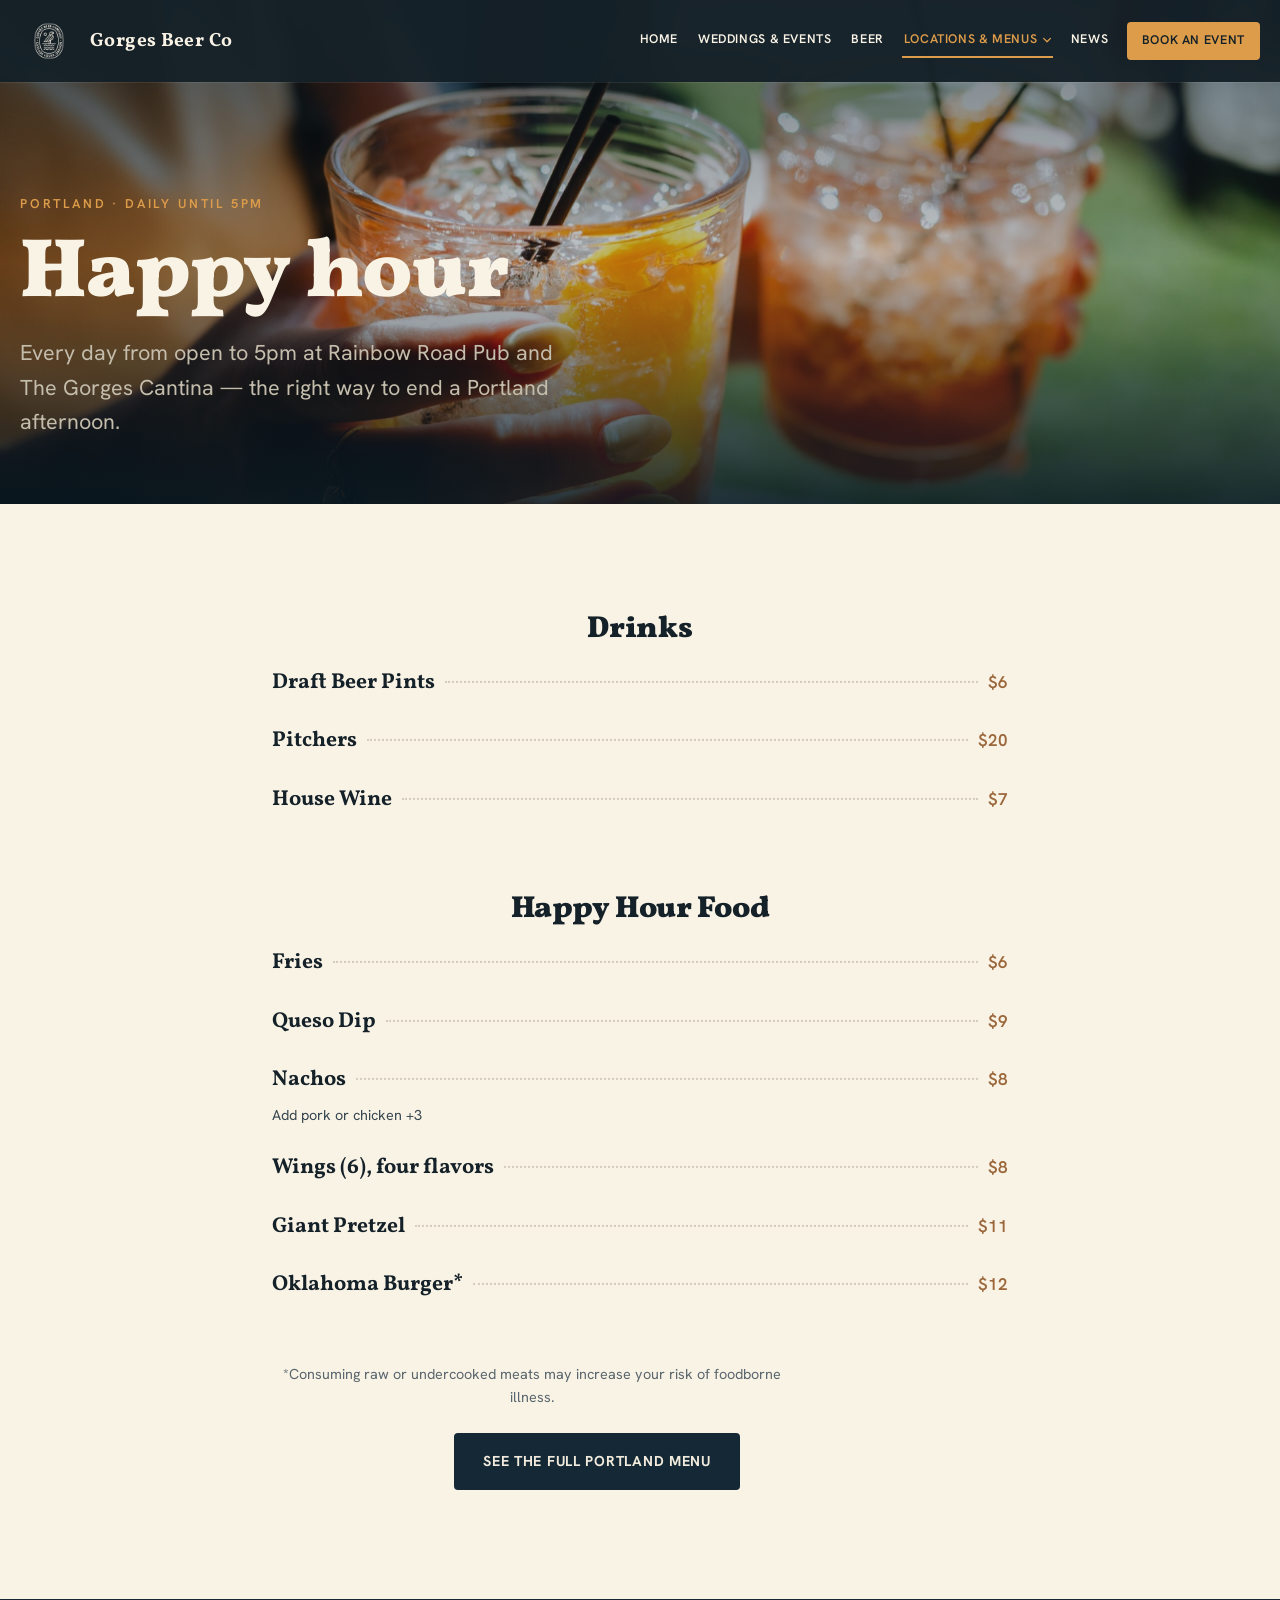
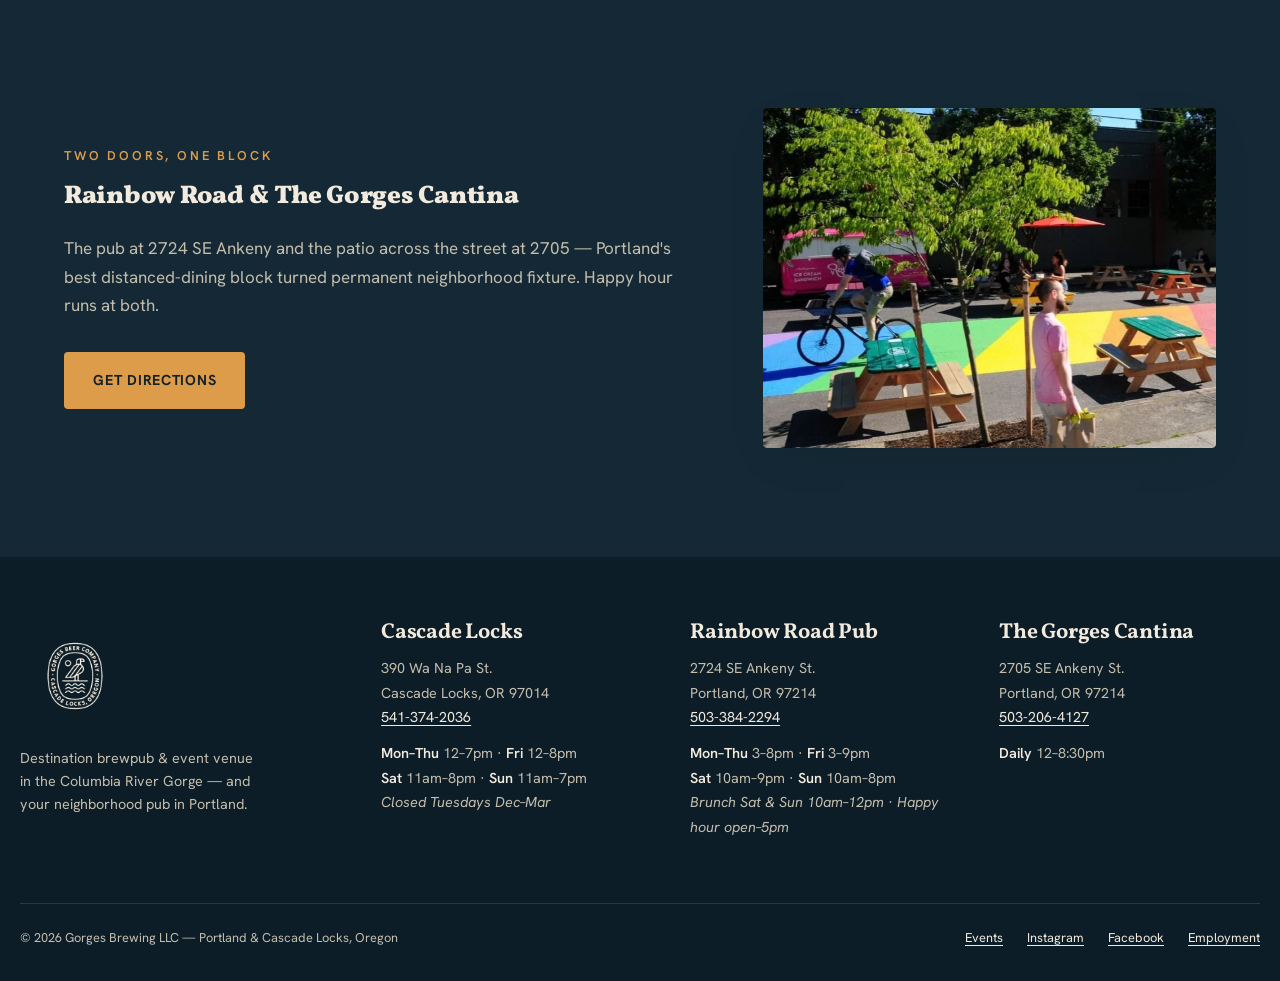
<file: happy-hour.html>
<!DOCTYPE html>
<html lang="en">
<head>
  <meta name="robots" content="noindex, nofollow">
  <meta charset="UTF-8">
  <meta name="viewport" content="width=device-width, initial-scale=1.0">
  <!-- Google Tag Manager -->
  <script>(function(w,d,s,l,i){w[l]=w[l]||[];w[l].push({'gtm.start':
  new Date().getTime(),event:'gtm.js'});var f=d.getElementsByTagName(s)[0],
  j=d.createElement(s),dl=l!='dataLayer'?'&l='+l:'';j.async=true;j.src=
  'https://www.googletagmanager.com/gtm.js?id='+i+dl;f.parentNode.insertBefore(j,f);
  })(window,document,'script','dataLayer','GTM-WCTS4HXP');</script>
  <!-- End Google Tag Manager -->
  <title>Happy Hour in Portland — Gorges Beer Co | Daily Until 5pm on SE Ankeny</title>
  <meta name="description" content="Portland happy hour daily until 5pm at Gorges Beer Co: $6 draft pints, $20 pitchers, $7 house wine, plus happy hour wings, nachos, queso and the Oklahoma Burger — Rainbow Road Pub &amp; Gorges Cantina, SE Ankeny.">
  <link rel="icon" href="images/logo-badge-cream.png">
  <link rel="canonical" href="https://www.gorgesbeer.com/happy-hour">
  <meta property="og:title" content="Happy Hour — Gorges Beer Co Portland">
  <meta property="og:description" content="Daily until 5pm: $6 pints, $20 pitchers, $7 house wine + a proper happy hour food list.">
  <meta property="og:type" content="website">
  <meta property="og:image" content="images/patio-crowd.jpg">
  <link rel="stylesheet" href="css/styles.css">
</head>
<body>
<!-- Google Tag Manager (noscript) -->
<noscript><iframe src="https://www.googletagmanager.com/ns.html?id=GTM-WCTS4HXP"
height="0" width="0" style="display:none;visibility:hidden"></iframe></noscript>
<!-- End Google Tag Manager (noscript) -->
  <a class="skip-link" href="#main">Skip to content</a>

  <header class="site-header site-header--solid">
    <div class="container--wide">
      <nav class="nav" aria-label="Main">
        <a class="nav__brand" href="index.html">
          <img src="images/logo-badge-cream.png" alt="Gorges Beer Company — Cascade Locks, Oregon">
          <span>Gorges Beer Co</span>
        </a>
        <button class="nav__toggle" aria-expanded="false" aria-controls="nav-links" aria-label="Menu">
          <svg viewBox="0 0 24 24" fill="none" stroke="currentColor" stroke-width="2" stroke-linecap="round"><path d="M3 6h18M3 12h18M3 18h18"/></svg>
        </button>
        <ul class="nav__links" id="nav-links">
          <li><a href="index.html">Home</a></li>
          <li><a href="weddings-events.html">Weddings &amp; Events</a></li>
          <li><a href="beer.html">Beer</a></li>
          <li class="nav__dd">
            <button class="nav__dd-btn nav__dd-btn--active" type="button" aria-expanded="false" aria-haspopup="true">
              Locations &amp; Menus
              <svg viewBox="0 0 12 8" fill="none" stroke="currentColor" stroke-width="2" stroke-linecap="round" stroke-linejoin="round" aria-hidden="true"><path d="M1 1.5 6 6.5 11 1.5"/></svg>
            </button>
            <ul class="nav__dd-menu">
              <li><a href="menu-cascade-locks.html">Cascade Locks — Menu &amp; Hours</a></li>
              <li><a href="menu-pdx.html">Portland — Menu &amp; Hours</a></li>
              <li><a href="happy-hour.html" aria-current="page">Happy Hour Menu</a></li>
            </ul>
          </li>
          <li><a href="news.html">News</a></li>
          <li><a class="nav__cta" href="weddings-events.html#inquiry">Book an Event</a></li>
        </ul>
      </nav>
    </div>
  </header>

  <main id="main">
    <section class="hero hero--page" aria-label="Happy hour at Gorges Portland">
      <div class="hero__media">
        <img src="images/happy-hour-cocktails.jpg" alt="Happy hour cocktails on the rocks at Gorges Beer Co" fetchpriority="high">
      </div>
      <div class="hero__scrim"></div>
      <div class="hero__content container--wide">
        <span class="eyebrow">Portland &middot; Daily until 5pm</span>
        <h1>Happy hour</h1>
        <p class="lede">Every day from open to 5pm at Rainbow Road Pub and The Gorges Cantina — the right way to end a Portland afternoon.</p>
      </div>
    </section>

    <section class="section">
      <div class="container">
        <div class="menu-section reveal">
          <h2>Drinks</h2>
          <div class="menu-item"><span class="menu-item__name">Draft Beer Pints</span><span class="menu-item__dots"></span><span class="menu-item__price">$6</span></div>
          <div class="menu-item"><span class="menu-item__name">Pitchers</span><span class="menu-item__dots"></span><span class="menu-item__price">$20</span></div>
          <div class="menu-item"><span class="menu-item__name">House Wine</span><span class="menu-item__dots"></span><span class="menu-item__price">$7</span></div>
        </div>

        <div class="menu-section reveal">
          <h2>Happy Hour Food</h2>
          <div class="menu-item"><span class="menu-item__name">Fries</span><span class="menu-item__dots"></span><span class="menu-item__price">$6</span></div>
          <div class="menu-item"><span class="menu-item__name">Queso Dip</span><span class="menu-item__dots"></span><span class="menu-item__price">$9</span></div>
          <div class="menu-item"><span class="menu-item__name">Nachos</span><span class="menu-item__dots"></span><span class="menu-item__price">$8</span></div>
          <p class="menu-item__desc">Add pork or chicken +3</p>
          <div class="menu-item"><span class="menu-item__name">Wings (6), four flavors</span><span class="menu-item__dots"></span><span class="menu-item__price">$8</span></div>
          <div class="menu-item"><span class="menu-item__name">Giant Pretzel</span><span class="menu-item__dots"></span><span class="menu-item__price">$11</span></div>
          <div class="menu-item"><span class="menu-item__name">Oklahoma Burger*</span><span class="menu-item__dots"></span><span class="menu-item__price">$12</span></div>
        </div>

        <div class="menu-outro">
          <p class="menu-note">*Consuming raw or undercooked meats may increase your risk of foodborne illness.</p>
          <p><a class="btn btn--navy" href="menu-pdx.html">See the full Portland menu</a></p>
        </div>
      </div>
    </section>

    <section class="section section--navy">
      <div class="container">
        <div class="split">
          <div class="reveal">
            <span class="eyebrow">Two doors, one block</span>
            <h2>Rainbow Road &amp; The Gorges Cantina</h2>
            <p class="mt-lg">The pub at 2724 SE Ankeny and the patio across the street at 2705 — Portland's best distanced-dining block turned permanent neighborhood fixture. Happy hour runs at both.</p>
            <div class="hero__actions">
              <a class="btn btn--amber" href="https://maps.apple.com/?q=2724+SE+Ankeny+St,+Portland,+OR+97214" rel="noopener">Get directions</a>
            </div>
          </div>
          <figure class="framed reveal">
            <img src="images/news-rainbow-road.jpg" alt="The Rainbow Road street plaza on SE Ankeny" loading="lazy" width="1500" height="1000">
          </figure>
        </div>
      </div>
    </section>
  </main>

  <footer class="site-footer">
    <div class="container--wide">
      <div class="footer-grid">
        <div class="footer-brand">
          <img src="images/logo-badge-cream.png" alt="" aria-hidden="true">
          <p>Destination brewpub &amp; event venue in the Columbia River Gorge — and your neighborhood pub in Portland.</p>
        </div>
        <div class="footer-loc">
          <h3>Cascade Locks</h3>
          <p>390 Wa Na Pa St.<br>Cascade Locks, OR 97014<br><a href="tel:+15413742036">541-374-2036</a></p>
          <p class="hours"><strong>Mon–Thu</strong> 12–7pm &middot; <strong>Fri</strong> 12–8pm<br><strong>Sat</strong> 11am–8pm &middot; <strong>Sun</strong> 11am–7pm<br><em>Closed Tuesdays Dec–Mar</em></p>
        </div>
        <div class="footer-loc">
          <h3>Rainbow Road Pub</h3>
          <p>2724 SE Ankeny St.<br>Portland, OR 97214<br><a href="tel:+15033842294">503-384-2294</a></p>
          <p class="hours"><strong>Mon–Thu</strong> 3–8pm &middot; <strong>Fri</strong> 3–9pm<br><strong>Sat</strong> 10am–9pm &middot; <strong>Sun</strong> 10am–8pm<br><em>Brunch Sat &amp; Sun 10am–12pm &middot; Happy hour open–5pm</em></p>
        </div>
        <div class="footer-loc">
          <h3>The Gorges Cantina</h3>
          <p>2705 SE Ankeny St.<br>Portland, OR 97214<br><a href="tel:+15032064127">503-206-4127</a></p>
          <p class="hours"><strong>Daily</strong> 12–8:30pm</p>
        </div>
      </div>
      <div class="footer-base">
        <p>&copy; 2026 Gorges Brewing LLC — Portland &amp; Cascade Locks, Oregon</p>
        <nav aria-label="Footer">
          <a href="weddings-events.html">Events</a>
          <a href="https://www.instagram.com/gorgesbeer" rel="noopener">Instagram</a>
          <a href="https://www.facebook.com/Gorges-Beer-Co-111196990319168" rel="noopener">Facebook</a>
          <a href="employment.html">Employment</a>
        </nav>
      </div>
    </div>
  </footer>

  <script src="js/config.js"></script>
  <script src="js/main.js"></script>
</body>
</html>
</file>
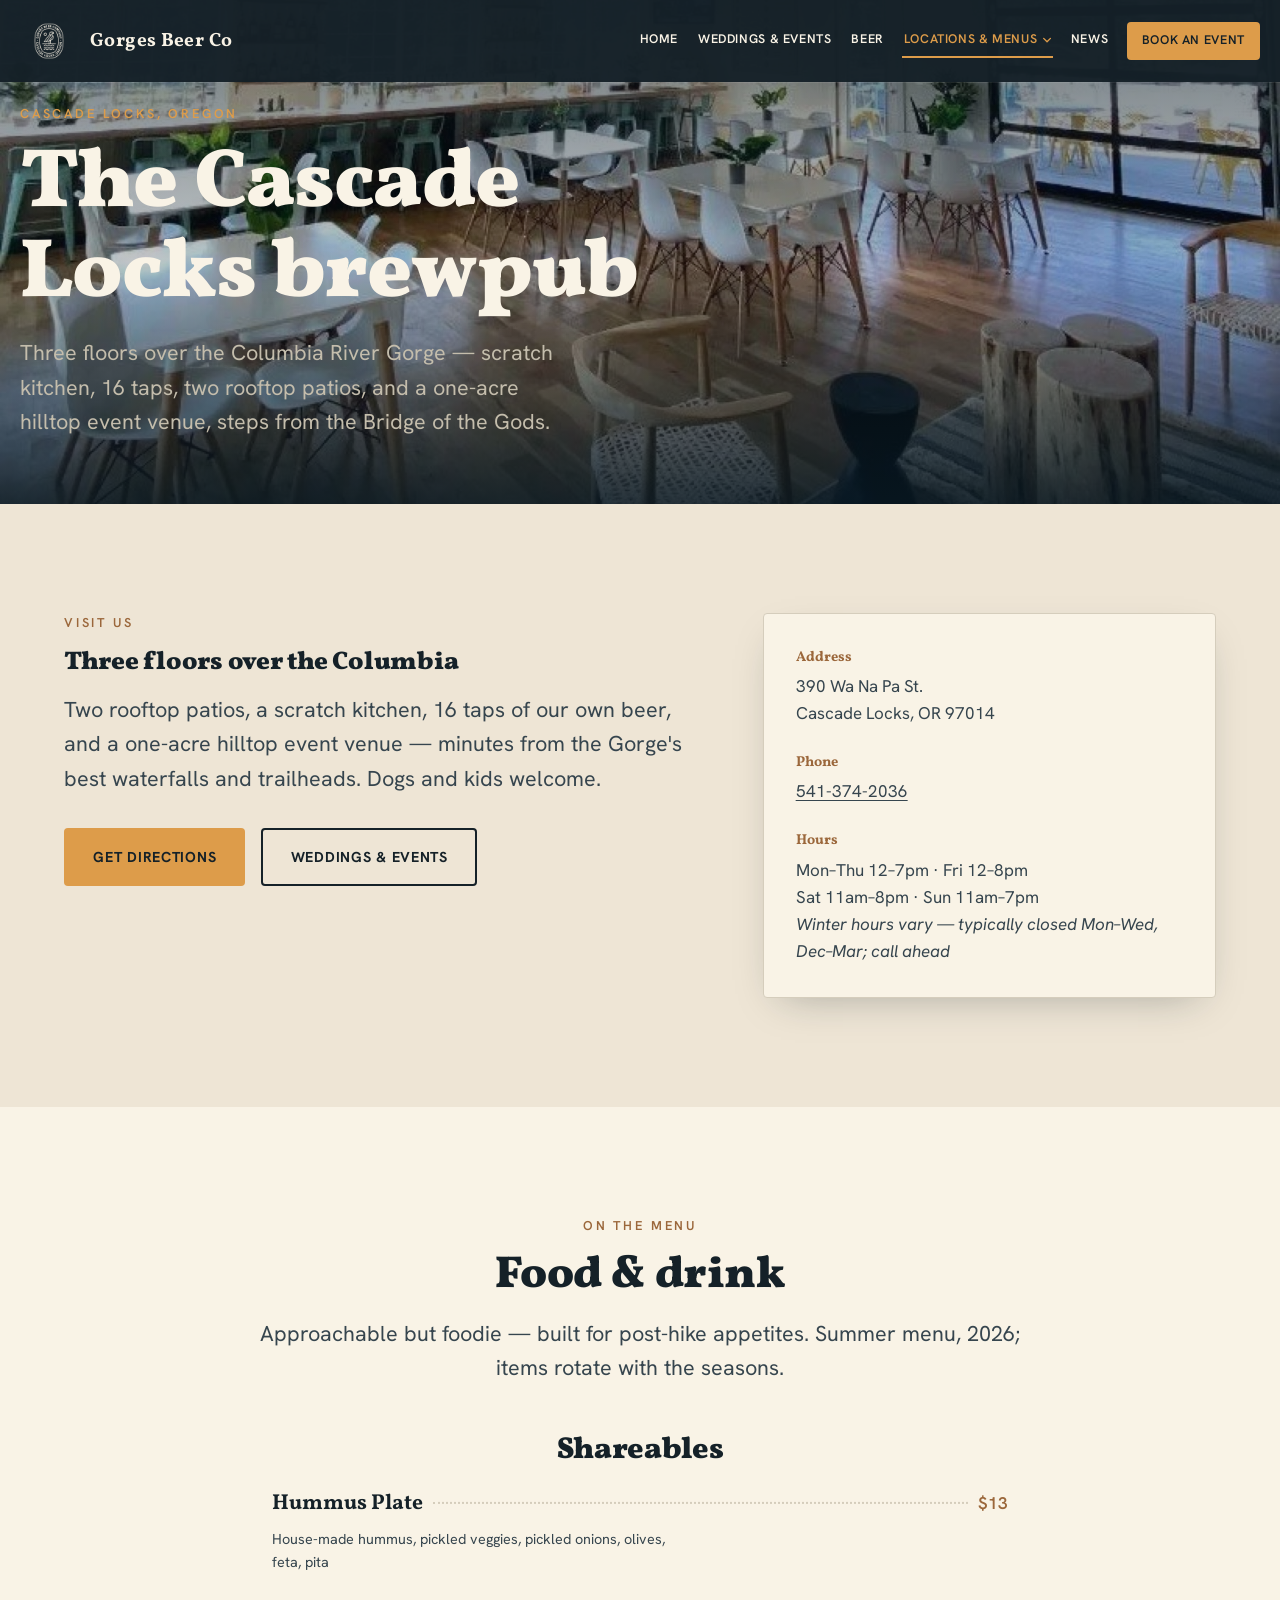
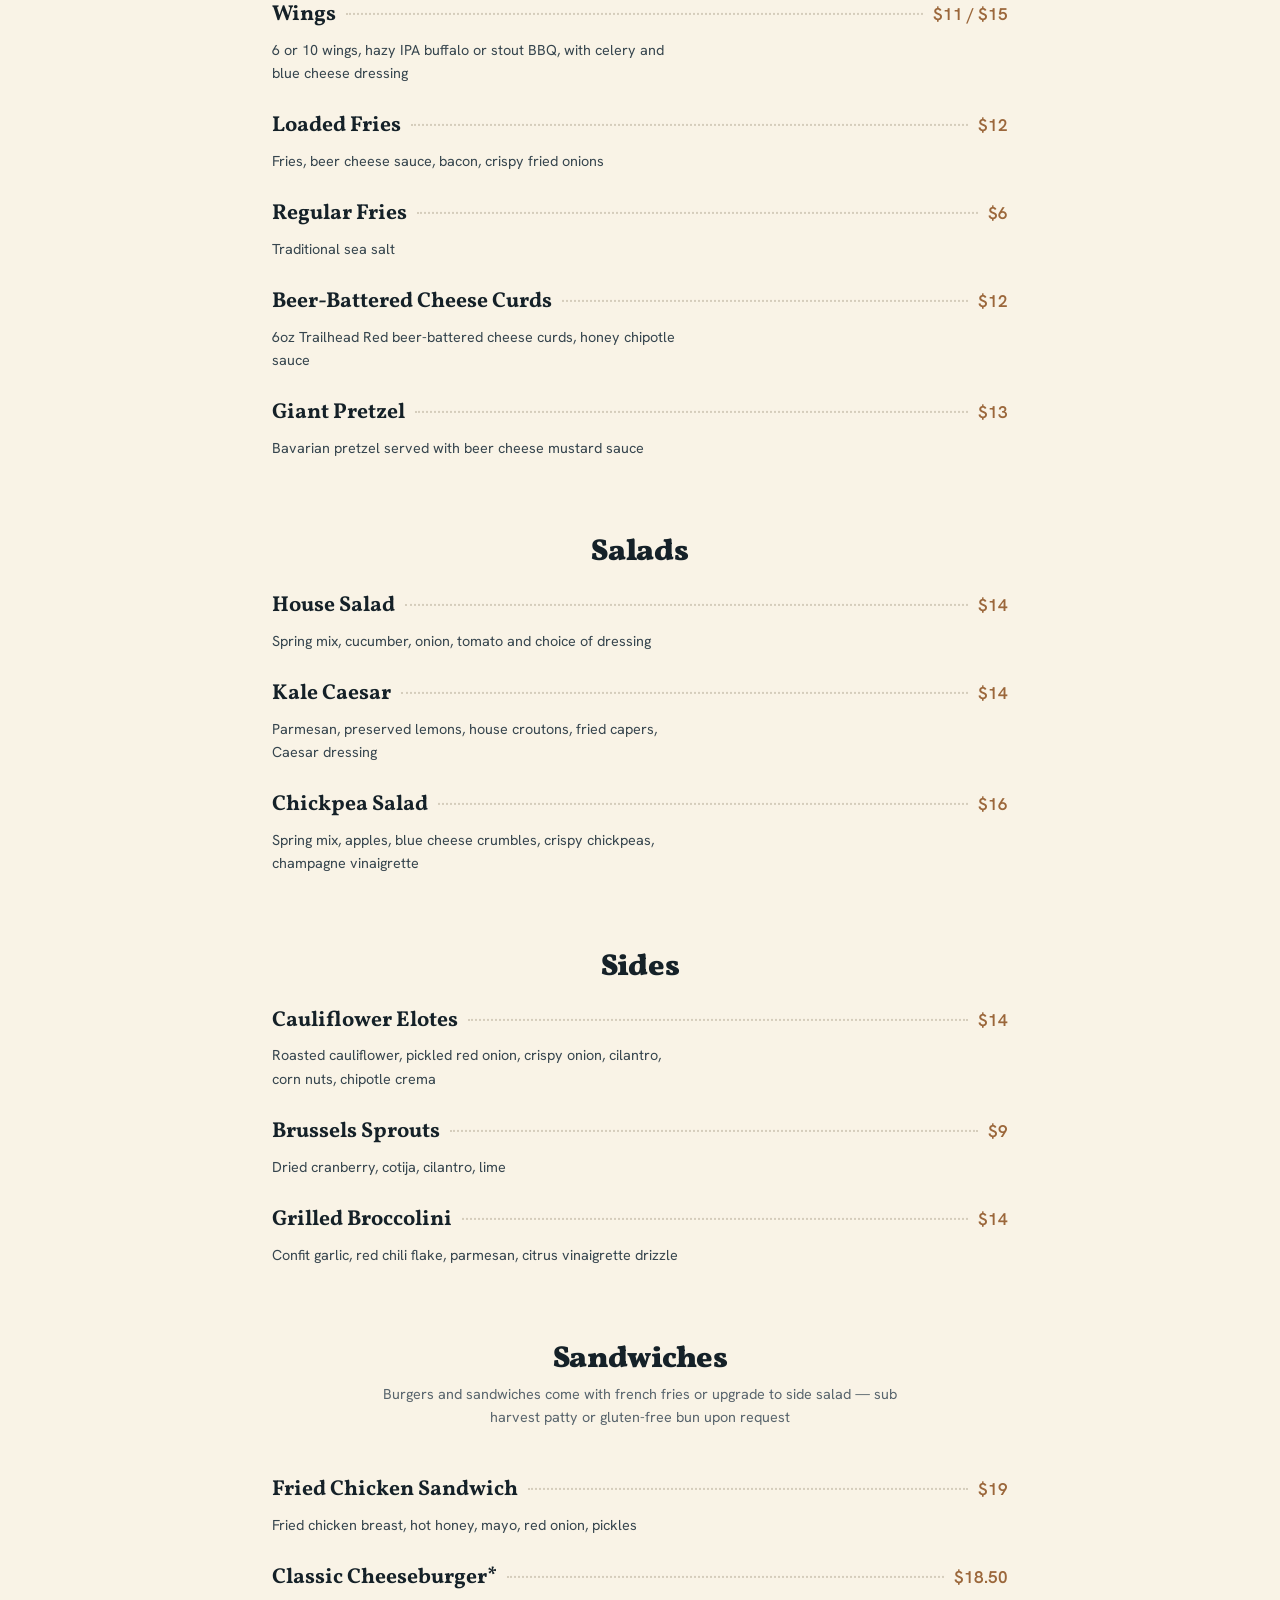
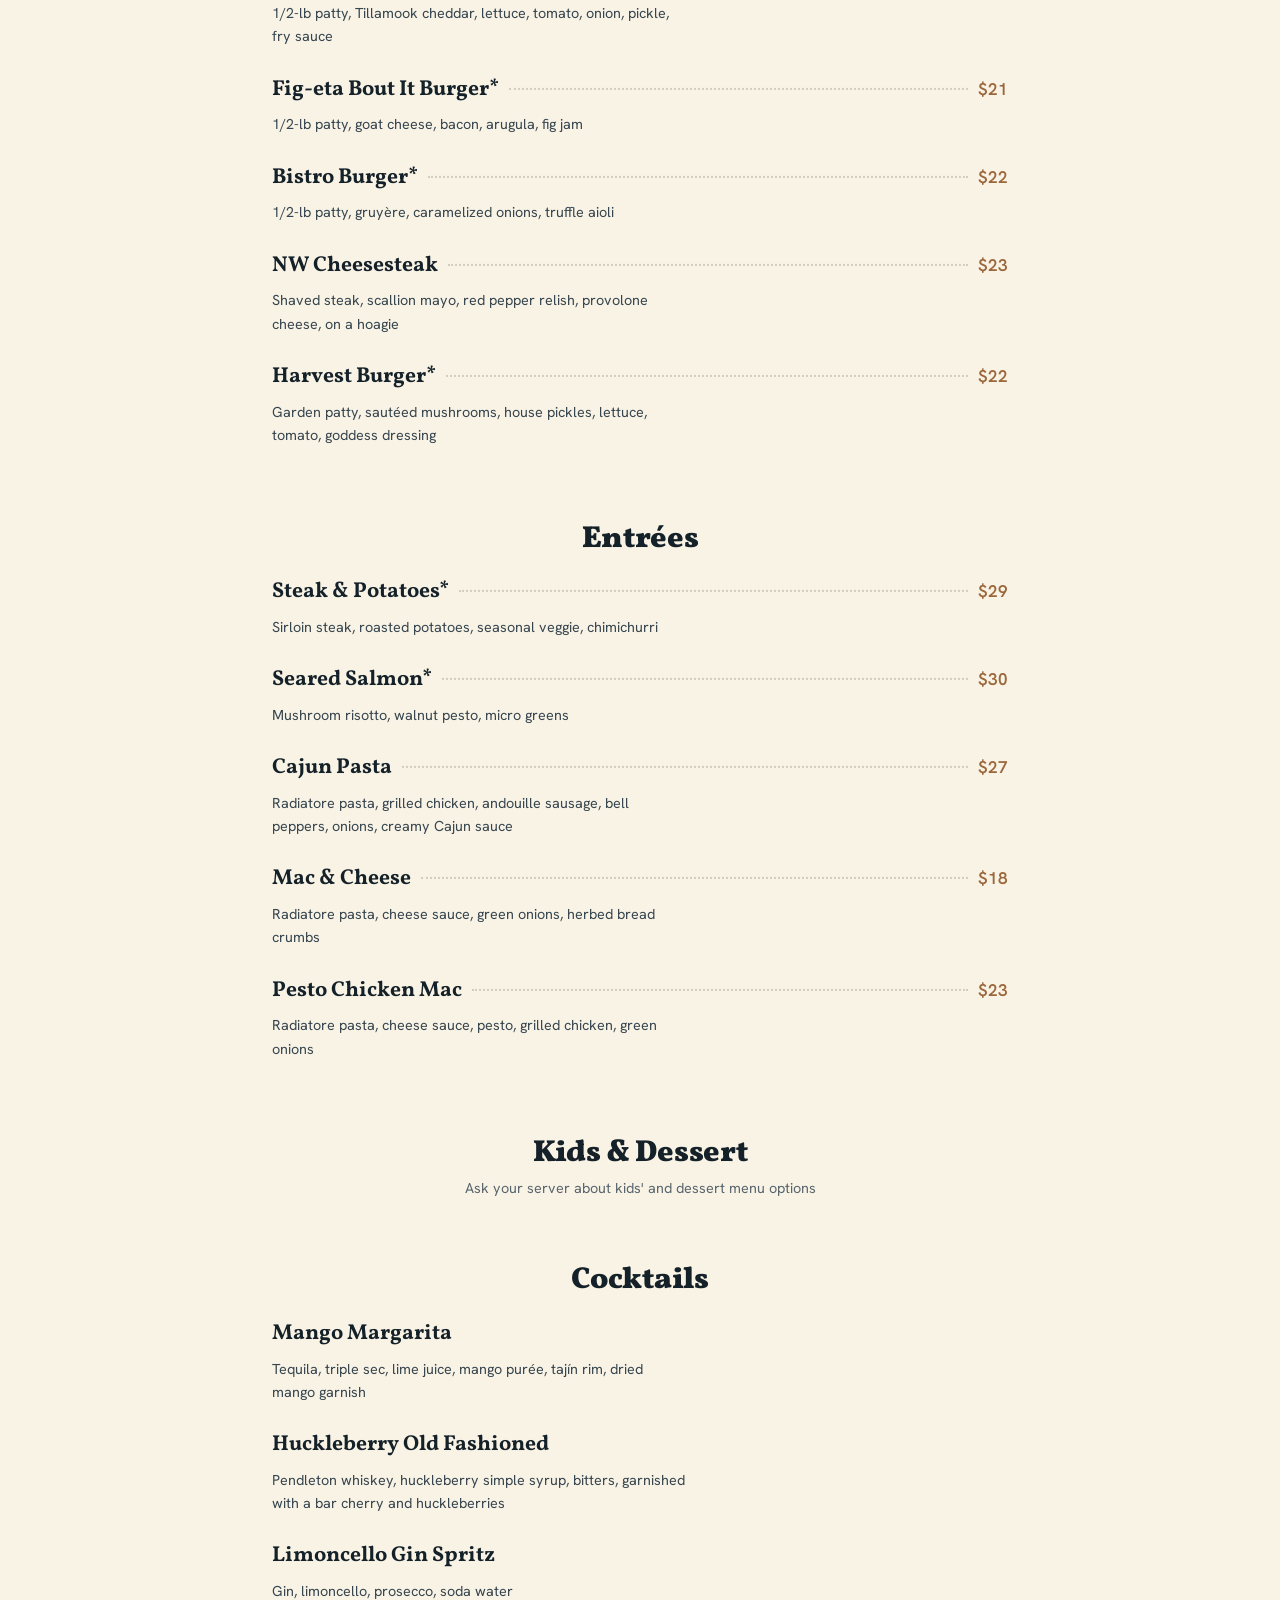
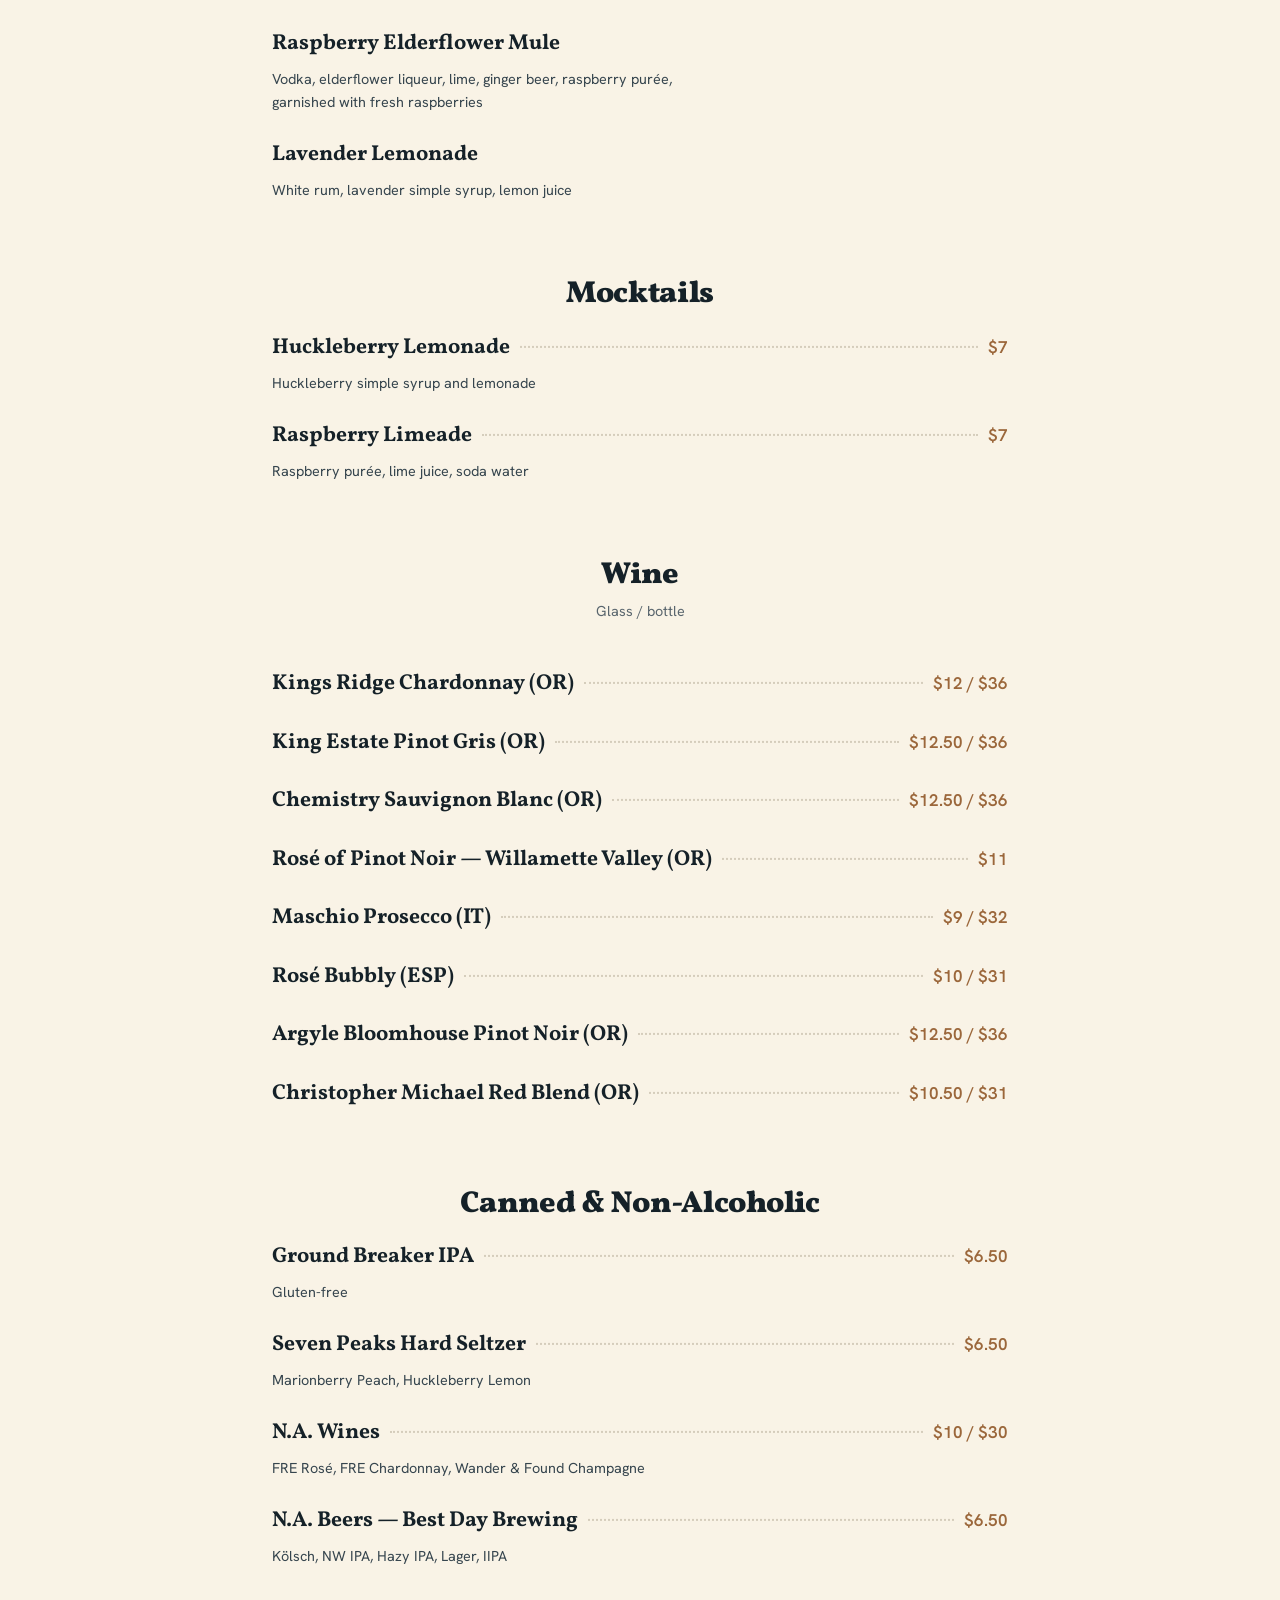
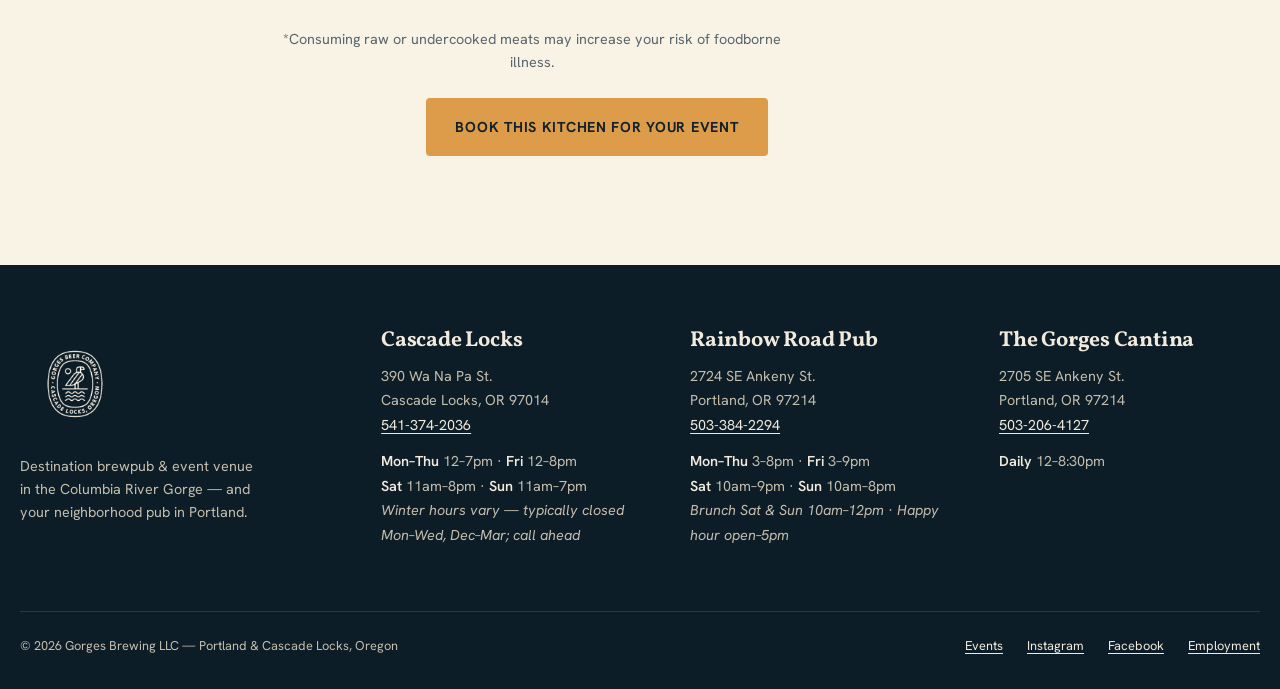
<file: menu-cascade-locks.html>
<!DOCTYPE html>
<html lang="en">
<head>
  <meta name="robots" content="noindex, nofollow">
  <meta charset="UTF-8">
  <meta name="viewport" content="width=device-width, initial-scale=1.0">
  <!-- Google Tag Manager -->
  <script>(function(w,d,s,l,i){w[l]=w[l]||[];w[l].push({'gtm.start':
  new Date().getTime(),event:'gtm.js'});var f=d.getElementsByTagName(s)[0],
  j=d.createElement(s),dl=l!='dataLayer'?'&l='+l:'';j.async=true;j.src=
  'https://www.googletagmanager.com/gtm.js?id='+i+dl;f.parentNode.insertBefore(j,f);
  })(window,document,'script','dataLayer','GTM-WCTS4HXP');</script>
  <!-- End Google Tag Manager -->
  <title>Cascade Locks Brewpub &amp; Food Menu — Gorges Beer Co | Columbia River Gorge</title>
  <meta name="description" content="Gorges Beer Co in Cascade Locks: a three-story brewpub with two rooftop patios, scratch kitchen, 16 taps and a hilltop event venue at 390 Wa Na Pa St. Hours, directions, and the full food &amp; drink menu.">
  <link rel="icon" href="images/logo-badge-cream.png">
  <link rel="canonical" href="https://www.gorgesbeer.com/menu-cascade-locks">
  <meta property="og:title" content="Cascade Locks Menu — Gorges Beer Co">
  <meta property="og:description" content="Scratch kitchen in the Gorge: shareables, salads, burgers &amp; entrées. Dog-friendly patios, river views.">
  <meta property="og:type" content="website">
  <meta property="og:image" content="images/banner-patio.jpg">
  <link rel="stylesheet" href="css/styles.css">
  <script type="application/ld+json">
  {
    "@context": "https://schema.org",
    "@type": "Restaurant",
    "name": "Gorges Beer Co — Cascade Locks",
    "image": "https://www.gorgesbeer.com/images/banner-patio.jpg",
    "url": "https://www.gorgesbeer.com/menu-cascade-locks.html",
    "telephone": "+1-541-374-2036",
    "servesCuisine": ["American", "Pub food", "Brewpub"],
    "priceRange": "$$",
    "address": { "@type": "PostalAddress", "streetAddress": "390 Wa Na Pa St.", "addressLocality": "Cascade Locks", "addressRegion": "OR", "postalCode": "97014", "addressCountry": "US" },
    "geo": { "@type": "GeoCoordinates", "latitude": 45.6699, "longitude": -121.8889 },
    "hasMenu": "https://www.gorgesbeer.com/menu-cascade-locks.html",
    "openingHoursSpecification": [
      { "@type": "OpeningHoursSpecification", "dayOfWeek": ["Monday","Tuesday","Wednesday","Thursday"], "opens": "12:00", "closes": "19:00" },
      { "@type": "OpeningHoursSpecification", "dayOfWeek": "Friday", "opens": "12:00", "closes": "20:00" },
      { "@type": "OpeningHoursSpecification", "dayOfWeek": "Saturday", "opens": "11:00", "closes": "20:00" },
      { "@type": "OpeningHoursSpecification", "dayOfWeek": "Sunday", "opens": "11:00", "closes": "19:00" }
    ]
  }
  </script>
</head>
<body>
<!-- Google Tag Manager (noscript) -->
<noscript><iframe src="https://www.googletagmanager.com/ns.html?id=GTM-WCTS4HXP"
height="0" width="0" style="display:none;visibility:hidden"></iframe></noscript>
<!-- End Google Tag Manager (noscript) -->
  <a class="skip-link" href="#main">Skip to content</a>

  <header class="site-header site-header--solid">
    <div class="container--wide">
      <nav class="nav" aria-label="Main">
        <a class="nav__brand" href="index.html">
          <img src="images/logo-badge-cream.png" alt="Gorges Beer Company — Cascade Locks, Oregon">
          <span>Gorges Beer Co</span>
        </a>
        <button class="nav__toggle" aria-expanded="false" aria-controls="nav-links" aria-label="Menu">
          <svg viewBox="0 0 24 24" fill="none" stroke="currentColor" stroke-width="2" stroke-linecap="round"><path d="M3 6h18M3 12h18M3 18h18"/></svg>
        </button>
        <ul class="nav__links" id="nav-links">
          <li><a href="index.html">Home</a></li>
          <li><a href="weddings-events.html">Weddings &amp; Events</a></li>
          <li><a href="beer.html">Beer</a></li>
          <li class="nav__dd">
            <button class="nav__dd-btn nav__dd-btn--active" type="button" aria-expanded="false" aria-haspopup="true">
              Locations &amp; Menus
              <svg viewBox="0 0 12 8" fill="none" stroke="currentColor" stroke-width="2" stroke-linecap="round" stroke-linejoin="round" aria-hidden="true"><path d="M1 1.5 6 6.5 11 1.5"/></svg>
            </button>
            <ul class="nav__dd-menu">
              <li><a href="menu-cascade-locks.html" aria-current="page">Cascade Locks — Menu &amp; Hours</a></li>
              <li><a href="menu-pdx.html">Portland — Menu &amp; Hours</a></li>
              <li><a href="happy-hour.html">Happy Hour Menu</a></li>
            </ul>
          </li>
          <li><a href="news.html">News</a></li>
          <li><a class="nav__cta" href="weddings-events.html#inquiry">Book an Event</a></li>
        </ul>
      </nav>
    </div>
  </header>

  <main id="main">
    <section class="hero hero--page" aria-label="Cascade Locks dining">
      <div class="hero__media">
        <img src="images/third-floor-inside.jpg" alt="Third-floor dining room at Gorges Beer Co Cascade Locks" fetchpriority="high">
      </div>
      <div class="hero__scrim"></div>
      <div class="hero__content container--wide">
        <span class="eyebrow">Cascade Locks, Oregon</span>
        <h1>The Cascade Locks brewpub</h1>
        <p class="lede">Three floors over the Columbia River Gorge — scratch kitchen, 16 taps, two rooftop patios, and a one-acre hilltop event venue, steps from the Bridge of the Gods.</p>
      </div>
    </section>

    <section class="section section--tint">
      <div class="container">
        <div class="visit">
          <div class="visit__intro reveal">
            <span class="eyebrow">Visit us</span>
            <h2>Three floors over the Columbia</h2>
            <p class="lede">Two rooftop patios, a scratch kitchen, 16 taps of our own beer, and a one-acre hilltop event venue — minutes from the Gorge's best waterfalls and trailheads. Dogs and kids welcome.</p>
            <div class="hero__actions">
              <a class="btn btn--amber" href="https://maps.apple.com/?q=390+Wa+Na+Pa+St,+Cascade+Locks,+OR+97014" rel="noopener">Get directions</a>
              <a class="btn btn--line" href="weddings-events.html">Weddings &amp; events</a>
            </div>
          </div>
          <dl class="visit-card reveal">
            <div><dt>Address</dt><dd>390 Wa Na Pa St.<br>Cascade Locks, OR 97014</dd></div>
            <div><dt>Phone</dt><dd><a href="tel:+15413742036">541-374-2036</a></dd></div>
            <div><dt>Hours</dt><dd>Mon&ndash;Thu 12&ndash;7pm &middot; Fri 12&ndash;8pm<br>Sat 11am&ndash;8pm &middot; Sun 11am&ndash;7pm<br><em>Winter hours vary &mdash; typically closed Mon&ndash;Wed, Dec&ndash;Mar; call ahead</em></dd></div>
          </dl>
        </div>
      </div>
    </section>

    <section class="section">
      <div class="container">

        <div class="section-head section-head--center">
          <span class="eyebrow">On the menu</span>
          <h2>Food &amp; drink</h2>
          <p class="lede">Approachable but foodie — built for post-hike appetites. Summer menu, 2026; items rotate with the seasons.</p>
        </div>

        <div class="menu-section reveal">
          <h2>Shareables</h2>
          <div class="menu-item"><span class="menu-item__name">Hummus Plate</span><span class="menu-item__dots"></span><span class="menu-item__price">$13</span></div>
          <p class="menu-item__desc">House-made hummus, pickled veggies, pickled onions, olives, feta, pita</p>
          <div class="menu-item"><span class="menu-item__name">Wings</span><span class="menu-item__dots"></span><span class="menu-item__price">$11 / $15</span></div>
          <p class="menu-item__desc">6 or 10 wings, hazy IPA buffalo or stout BBQ, with celery and blue cheese dressing</p>
          <div class="menu-item"><span class="menu-item__name">Loaded Fries</span><span class="menu-item__dots"></span><span class="menu-item__price">$12</span></div>
          <p class="menu-item__desc">Fries, beer cheese sauce, bacon, crispy fried onions</p>
          <div class="menu-item"><span class="menu-item__name">Regular Fries</span><span class="menu-item__dots"></span><span class="menu-item__price">$6</span></div>
          <p class="menu-item__desc">Traditional sea salt</p>
          <div class="menu-item"><span class="menu-item__name">Beer-Battered Cheese Curds</span><span class="menu-item__dots"></span><span class="menu-item__price">$12</span></div>
          <p class="menu-item__desc">6oz Trailhead Red beer-battered cheese curds, honey chipotle sauce</p>
          <div class="menu-item"><span class="menu-item__name">Giant Pretzel</span><span class="menu-item__dots"></span><span class="menu-item__price">$13</span></div>
          <p class="menu-item__desc">Bavarian pretzel served with beer cheese mustard sauce</p>
        </div>

        <div class="menu-section reveal">
          <h2>Salads</h2>
          <div class="menu-item"><span class="menu-item__name">House Salad</span><span class="menu-item__dots"></span><span class="menu-item__price">$14</span></div>
          <p class="menu-item__desc">Spring mix, cucumber, onion, tomato and choice of dressing</p>
          <div class="menu-item"><span class="menu-item__name">Kale Caesar</span><span class="menu-item__dots"></span><span class="menu-item__price">$14</span></div>
          <p class="menu-item__desc">Parmesan, preserved lemons, house croutons, fried capers, Caesar dressing</p>
          <div class="menu-item"><span class="menu-item__name">Chickpea Salad</span><span class="menu-item__dots"></span><span class="menu-item__price">$16</span></div>
          <p class="menu-item__desc">Spring mix, apples, blue cheese crumbles, crispy chickpeas, champagne vinaigrette</p>
        </div>

        <div class="menu-section reveal">
          <h2>Sides</h2>
          <div class="menu-item"><span class="menu-item__name">Cauliflower Elotes</span><span class="menu-item__dots"></span><span class="menu-item__price">$14</span></div>
          <p class="menu-item__desc">Roasted cauliflower, pickled red onion, crispy onion, cilantro, corn nuts, chipotle crema</p>
          <div class="menu-item"><span class="menu-item__name">Brussels Sprouts</span><span class="menu-item__dots"></span><span class="menu-item__price">$9</span></div>
          <p class="menu-item__desc">Dried cranberry, cotija, cilantro, lime</p>
          <div class="menu-item"><span class="menu-item__name">Grilled Broccolini</span><span class="menu-item__dots"></span><span class="menu-item__price">$14</span></div>
          <p class="menu-item__desc">Confit garlic, red chili flake, parmesan, citrus vinaigrette drizzle</p>
        </div>

        <div class="menu-section reveal">
          <h2>Sandwiches</h2>
          <p class="menu-note">Burgers and sandwiches come with french fries or upgrade to side salad — sub harvest patty or gluten-free bun upon request</p>
          <div class="menu-item"><span class="menu-item__name">Fried Chicken Sandwich</span><span class="menu-item__dots"></span><span class="menu-item__price">$19</span></div>
          <p class="menu-item__desc">Fried chicken breast, hot honey, mayo, red onion, pickles</p>
          <div class="menu-item"><span class="menu-item__name">Classic Cheeseburger*</span><span class="menu-item__dots"></span><span class="menu-item__price">$18.50</span></div>
          <p class="menu-item__desc">1/2-lb patty, Tillamook cheddar, lettuce, tomato, onion, pickle, fry sauce</p>
          <div class="menu-item"><span class="menu-item__name">Fig-eta Bout It Burger*</span><span class="menu-item__dots"></span><span class="menu-item__price">$21</span></div>
          <p class="menu-item__desc">1/2-lb patty, goat cheese, bacon, arugula, fig jam</p>
          <div class="menu-item"><span class="menu-item__name">Bistro Burger*</span><span class="menu-item__dots"></span><span class="menu-item__price">$22</span></div>
          <p class="menu-item__desc">1/2-lb patty, gruyère, caramelized onions, truffle aioli</p>
          <div class="menu-item"><span class="menu-item__name">NW Cheesesteak</span><span class="menu-item__dots"></span><span class="menu-item__price">$23</span></div>
          <p class="menu-item__desc">Shaved steak, scallion mayo, red pepper relish, provolone cheese, on a hoagie</p>
          <div class="menu-item"><span class="menu-item__name">Harvest Burger*</span><span class="menu-item__dots"></span><span class="menu-item__price">$22</span></div>
          <p class="menu-item__desc">Garden patty, sautéed mushrooms, house pickles, lettuce, tomato, goddess dressing</p>
        </div>

        <div class="menu-section reveal">
          <h2>Entrées</h2>
          <div class="menu-item"><span class="menu-item__name">Steak &amp; Potatoes*</span><span class="menu-item__dots"></span><span class="menu-item__price">$29</span></div>
          <p class="menu-item__desc">Sirloin steak, roasted potatoes, seasonal veggie, chimichurri</p>
          <div class="menu-item"><span class="menu-item__name">Seared Salmon*</span><span class="menu-item__dots"></span><span class="menu-item__price">$30</span></div>
          <p class="menu-item__desc">Mushroom risotto, walnut pesto, micro greens</p>
          <div class="menu-item"><span class="menu-item__name">Cajun Pasta</span><span class="menu-item__dots"></span><span class="menu-item__price">$27</span></div>
          <p class="menu-item__desc">Radiatore pasta, grilled chicken, andouille sausage, bell peppers, onions, creamy Cajun sauce</p>
          <div class="menu-item"><span class="menu-item__name">Mac &amp; Cheese</span><span class="menu-item__dots"></span><span class="menu-item__price">$18</span></div>
          <p class="menu-item__desc">Radiatore pasta, cheese sauce, green onions, herbed bread crumbs</p>
          <div class="menu-item"><span class="menu-item__name">Pesto Chicken Mac</span><span class="menu-item__dots"></span><span class="menu-item__price">$23</span></div>
          <p class="menu-item__desc">Radiatore pasta, cheese sauce, pesto, grilled chicken, green onions</p>
        </div>

        <div class="menu-section reveal">
          <h2>Kids &amp; Dessert</h2>
          <p class="menu-note">Ask your server about kids' and dessert menu options</p>
        </div>

        <div class="menu-section reveal">
          <h2>Cocktails</h2>
          <div class="menu-item"><span class="menu-item__name">Mango Margarita</span></div>
          <p class="menu-item__desc">Tequila, triple sec, lime juice, mango purée, tajín rim, dried mango garnish</p>
          <div class="menu-item"><span class="menu-item__name">Huckleberry Old Fashioned</span></div>
          <p class="menu-item__desc">Pendleton whiskey, huckleberry simple syrup, bitters, garnished with a bar cherry and huckleberries</p>
          <div class="menu-item"><span class="menu-item__name">Limoncello Gin Spritz</span></div>
          <p class="menu-item__desc">Gin, limoncello, prosecco, soda water</p>
          <div class="menu-item"><span class="menu-item__name">Raspberry Elderflower Mule</span></div>
          <p class="menu-item__desc">Vodka, elderflower liqueur, lime, ginger beer, raspberry purée, garnished with fresh raspberries</p>
          <div class="menu-item"><span class="menu-item__name">Lavender Lemonade</span></div>
          <p class="menu-item__desc">White rum, lavender simple syrup, lemon juice</p>
        </div>

        <div class="menu-section reveal">
          <h2>Mocktails</h2>
          <div class="menu-item"><span class="menu-item__name">Huckleberry Lemonade</span><span class="menu-item__dots"></span><span class="menu-item__price">$7</span></div>
          <p class="menu-item__desc">Huckleberry simple syrup and lemonade</p>
          <div class="menu-item"><span class="menu-item__name">Raspberry Limeade</span><span class="menu-item__dots"></span><span class="menu-item__price">$7</span></div>
          <p class="menu-item__desc">Raspberry purée, lime juice, soda water</p>
        </div>

        <div class="menu-section reveal">
          <h2>Wine</h2>
          <p class="menu-note">Glass / bottle</p>
          <div class="menu-item"><span class="menu-item__name">Kings Ridge Chardonnay (OR)</span><span class="menu-item__dots"></span><span class="menu-item__price">$12 / $36</span></div>
          <div class="menu-item"><span class="menu-item__name">King Estate Pinot Gris (OR)</span><span class="menu-item__dots"></span><span class="menu-item__price">$12.50 / $36</span></div>
          <div class="menu-item"><span class="menu-item__name">Chemistry Sauvignon Blanc (OR)</span><span class="menu-item__dots"></span><span class="menu-item__price">$12.50 / $36</span></div>
          <div class="menu-item"><span class="menu-item__name">Rosé of Pinot Noir — Willamette Valley (OR)</span><span class="menu-item__dots"></span><span class="menu-item__price">$11</span></div>
          <div class="menu-item"><span class="menu-item__name">Maschio Prosecco (IT)</span><span class="menu-item__dots"></span><span class="menu-item__price">$9 / $32</span></div>
          <div class="menu-item"><span class="menu-item__name">Rosé Bubbly (ESP)</span><span class="menu-item__dots"></span><span class="menu-item__price">$10 / $31</span></div>
          <div class="menu-item"><span class="menu-item__name">Argyle Bloomhouse Pinot Noir (OR)</span><span class="menu-item__dots"></span><span class="menu-item__price">$12.50 / $36</span></div>
          <div class="menu-item"><span class="menu-item__name">Christopher Michael Red Blend (OR)</span><span class="menu-item__dots"></span><span class="menu-item__price">$10.50 / $31</span></div>
        </div>

        <div class="menu-section reveal">
          <h2>Canned &amp; Non-Alcoholic</h2>
          <div class="menu-item"><span class="menu-item__name">Ground Breaker IPA</span><span class="menu-item__dots"></span><span class="menu-item__price">$6.50</span></div>
          <p class="menu-item__desc">Gluten-free</p>
          <div class="menu-item"><span class="menu-item__name">Seven Peaks Hard Seltzer</span><span class="menu-item__dots"></span><span class="menu-item__price">$6.50</span></div>
          <p class="menu-item__desc">Marionberry Peach, Huckleberry Lemon</p>
          <div class="menu-item"><span class="menu-item__name">N.A. Wines</span><span class="menu-item__dots"></span><span class="menu-item__price">$10 / $30</span></div>
          <p class="menu-item__desc">FRE Rosé, FRE Chardonnay, Wander &amp; Found Champagne</p>
          <div class="menu-item"><span class="menu-item__name">N.A. Beers — Best Day Brewing</span><span class="menu-item__dots"></span><span class="menu-item__price">$6.50</span></div>
          <p class="menu-item__desc">Kölsch, NW IPA, Hazy IPA, Lager, IIPA</p>
        </div>

        <div class="menu-outro">
          <p class="menu-note">*Consuming raw or undercooked meats may increase your risk of foodborne illness.</p>
          <p><a class="btn btn--amber" href="weddings-events.html#inquiry">Book this kitchen for your event</a></p>
        </div>

        <script type="application/ld+json">
        {
          "@context": "https://schema.org",
          "@type": "Menu",
          "name": "Gorges Beer Co — Cascade Locks Food Menu",
          "hasMenuSection": [
            {
              "@type": "MenuSection",
              "name": "Shareables",
              "hasMenuItem": [
                { "@type": "MenuItem", "name": "Hummus Plate", "offers": { "@type": "Offer", "price": 13, "priceCurrency": "USD" } },
                { "@type": "MenuItem", "name": "Wings", "offers": { "@type": "Offer", "price": 11, "priceCurrency": "USD" } },
                { "@type": "MenuItem", "name": "Loaded Fries", "offers": { "@type": "Offer", "price": 12, "priceCurrency": "USD" } },
                { "@type": "MenuItem", "name": "Regular Fries", "offers": { "@type": "Offer", "price": 6, "priceCurrency": "USD" } },
                { "@type": "MenuItem", "name": "Beer-Battered Cheese Curds", "offers": { "@type": "Offer", "price": 12, "priceCurrency": "USD" } },
                { "@type": "MenuItem", "name": "Giant Pretzel", "offers": { "@type": "Offer", "price": 13, "priceCurrency": "USD" } }
              ]
            },
            {
              "@type": "MenuSection",
              "name": "Salads",
              "hasMenuItem": [
                { "@type": "MenuItem", "name": "House Salad", "offers": { "@type": "Offer", "price": 14, "priceCurrency": "USD" } },
                { "@type": "MenuItem", "name": "Kale Caesar", "offers": { "@type": "Offer", "price": 14, "priceCurrency": "USD" } },
                { "@type": "MenuItem", "name": "Chickpea Salad", "offers": { "@type": "Offer", "price": 16, "priceCurrency": "USD" } }
              ]
            },
            {
              "@type": "MenuSection",
              "name": "Sides",
              "hasMenuItem": [
                { "@type": "MenuItem", "name": "Cauliflower Elotes", "offers": { "@type": "Offer", "price": 14, "priceCurrency": "USD" } },
                { "@type": "MenuItem", "name": "Brussels Sprouts", "offers": { "@type": "Offer", "price": 9, "priceCurrency": "USD" } },
                { "@type": "MenuItem", "name": "Grilled Broccolini", "offers": { "@type": "Offer", "price": 14, "priceCurrency": "USD" } }
              ]
            },
            {
              "@type": "MenuSection",
              "name": "Sandwiches",
              "hasMenuItem": [
                { "@type": "MenuItem", "name": "Fried Chicken Sandwich", "offers": { "@type": "Offer", "price": 19, "priceCurrency": "USD" } },
                { "@type": "MenuItem", "name": "Classic Cheeseburger", "offers": { "@type": "Offer", "price": 18.50, "priceCurrency": "USD" } },
                { "@type": "MenuItem", "name": "Fig-eta Bout It Burger", "offers": { "@type": "Offer", "price": 21, "priceCurrency": "USD" } },
                { "@type": "MenuItem", "name": "Bistro Burger", "offers": { "@type": "Offer", "price": 22, "priceCurrency": "USD" } },
                { "@type": "MenuItem", "name": "NW Cheesesteak", "offers": { "@type": "Offer", "price": 23, "priceCurrency": "USD" } },
                { "@type": "MenuItem", "name": "Harvest Burger", "offers": { "@type": "Offer", "price": 22, "priceCurrency": "USD" } }
              ]
            },
            {
              "@type": "MenuSection",
              "name": "Entrées",
              "hasMenuItem": [
                { "@type": "MenuItem", "name": "Steak & Potatoes", "offers": { "@type": "Offer", "price": 29, "priceCurrency": "USD" } },
                { "@type": "MenuItem", "name": "Seared Salmon", "offers": { "@type": "Offer", "price": 30, "priceCurrency": "USD" } },
                { "@type": "MenuItem", "name": "Cajun Pasta", "offers": { "@type": "Offer", "price": 27, "priceCurrency": "USD" } },
                { "@type": "MenuItem", "name": "Mac & Cheese", "offers": { "@type": "Offer", "price": 18, "priceCurrency": "USD" } },
                { "@type": "MenuItem", "name": "Pesto Chicken Mac", "offers": { "@type": "Offer", "price": 23, "priceCurrency": "USD" } }
              ]
            },
            {
              "@type": "MenuSection",
              "name": "Cocktails",
              "hasMenuItem": [
                { "@type": "MenuItem", "name": "Mango Margarita" },
                { "@type": "MenuItem", "name": "Huckleberry Old Fashioned" },
                { "@type": "MenuItem", "name": "Limoncello Gin Spritz" },
                { "@type": "MenuItem", "name": "Raspberry Elderflower Mule" },
                { "@type": "MenuItem", "name": "Lavender Lemonade" }
              ]
            },
            {
              "@type": "MenuSection",
              "name": "Mocktails",
              "hasMenuItem": [
                { "@type": "MenuItem", "name": "Huckleberry Lemonade", "offers": { "@type": "Offer", "price": 7, "priceCurrency": "USD" } },
                { "@type": "MenuItem", "name": "Raspberry Limeade", "offers": { "@type": "Offer", "price": 7, "priceCurrency": "USD" } }
              ]
            },
            {
              "@type": "MenuSection",
              "name": "Wine",
              "hasMenuItem": [
                { "@type": "MenuItem", "name": "Kings Ridge Chardonnay (OR)", "offers": { "@type": "Offer", "price": 12, "priceCurrency": "USD" } },
                { "@type": "MenuItem", "name": "King Estate Pinot Gris (OR)", "offers": { "@type": "Offer", "price": 12.50, "priceCurrency": "USD" } },
                { "@type": "MenuItem", "name": "Chemistry Sauvignon Blanc (OR)", "offers": { "@type": "Offer", "price": 12.50, "priceCurrency": "USD" } },
                { "@type": "MenuItem", "name": "Rosé of Pinot Noir — Willamette Valley (OR)", "offers": { "@type": "Offer", "price": 11, "priceCurrency": "USD" } },
                { "@type": "MenuItem", "name": "Maschio Prosecco (IT)", "offers": { "@type": "Offer", "price": 9, "priceCurrency": "USD" } },
                { "@type": "MenuItem", "name": "Rosé Bubbly (ESP)", "offers": { "@type": "Offer", "price": 10, "priceCurrency": "USD" } },
                { "@type": "MenuItem", "name": "Argyle Bloomhouse Pinot Noir (OR)", "offers": { "@type": "Offer", "price": 12.50, "priceCurrency": "USD" } },
                { "@type": "MenuItem", "name": "Christopher Michael Red Blend (OR)", "offers": { "@type": "Offer", "price": 10.50, "priceCurrency": "USD" } }
              ]
            },
            {
              "@type": "MenuSection",
              "name": "Canned & Non-Alcoholic",
              "hasMenuItem": [
                { "@type": "MenuItem", "name": "Ground Breaker IPA (gluten-free)", "offers": { "@type": "Offer", "price": 6.50, "priceCurrency": "USD" } },
                { "@type": "MenuItem", "name": "Seven Peaks Hard Seltzer", "offers": { "@type": "Offer", "price": 6.50, "priceCurrency": "USD" } },
                { "@type": "MenuItem", "name": "N.A. Wines", "offers": { "@type": "Offer", "price": 10, "priceCurrency": "USD" } },
                { "@type": "MenuItem", "name": "N.A. Beers — Best Day Brewing", "offers": { "@type": "Offer", "price": 6.50, "priceCurrency": "USD" } }
              ]
            }
          ]
        }
        </script>
      </div>
    </section>
  </main>

  <footer class="site-footer">
    <div class="container--wide">
      <div class="footer-grid">
        <div class="footer-brand">
          <img src="images/logo-badge-cream.png" alt="" aria-hidden="true">
          <p>Destination brewpub &amp; event venue in the Columbia River Gorge — and your neighborhood pub in Portland.</p>
        </div>
        <div class="footer-loc">
          <h3>Cascade Locks</h3>
          <p>390 Wa Na Pa St.<br>Cascade Locks, OR 97014<br><a href="tel:+15413742036">541-374-2036</a></p>
          <p class="hours"><strong>Mon–Thu</strong> 12–7pm &middot; <strong>Fri</strong> 12–8pm<br><strong>Sat</strong> 11am–8pm &middot; <strong>Sun</strong> 11am–7pm<br><em>Winter hours vary — typically closed Mon–Wed, Dec–Mar; call ahead</em></p>
        </div>
        <div class="footer-loc">
          <h3>Rainbow Road Pub</h3>
          <p>2724 SE Ankeny St.<br>Portland, OR 97214<br><a href="tel:+15033842294">503-384-2294</a></p>
          <p class="hours"><strong>Mon–Thu</strong> 3–8pm &middot; <strong>Fri</strong> 3–9pm<br><strong>Sat</strong> 10am–9pm &middot; <strong>Sun</strong> 10am–8pm<br><em>Brunch Sat &amp; Sun 10am–12pm &middot; Happy hour open–5pm</em></p>
        </div>
        <div class="footer-loc">
          <h3>The Gorges Cantina</h3>
          <p>2705 SE Ankeny St.<br>Portland, OR 97214<br><a href="tel:+15032064127">503-206-4127</a></p>
          <p class="hours"><strong>Daily</strong> 12–8:30pm</p>
        </div>
      </div>
      <div class="footer-base">
        <p>&copy; 2026 Gorges Brewing LLC — Portland &amp; Cascade Locks, Oregon</p>
        <nav aria-label="Footer">
          <a href="weddings-events.html">Events</a>
          <a href="https://www.instagram.com/gorgesbeer" rel="noopener">Instagram</a>
          <a href="https://www.facebook.com/Gorges-Beer-Co-111196990319168" rel="noopener">Facebook</a>
          <a href="employment.html">Employment</a>
        </nav>
      </div>
    </div>
  </footer>

  <script src="js/config.js"></script>
  <script src="js/main.js"></script>
</body>
</html>
</file>
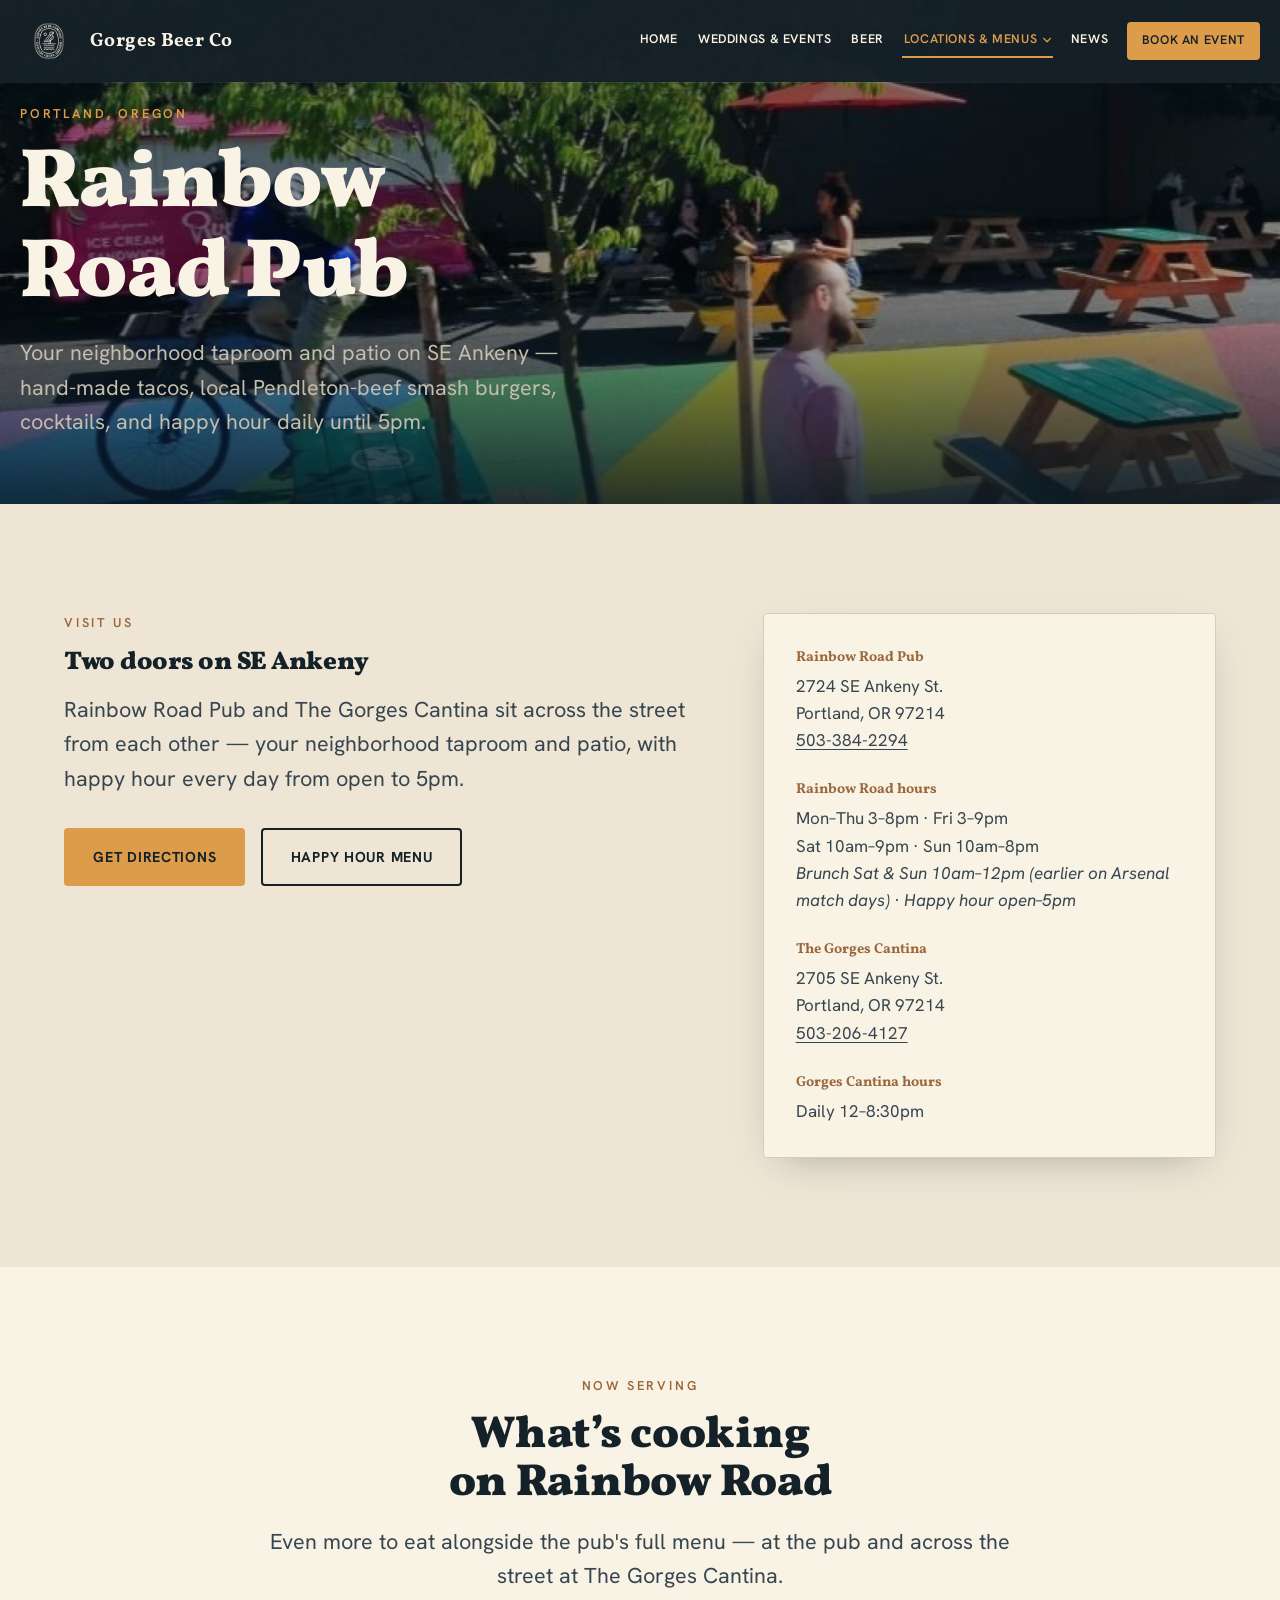
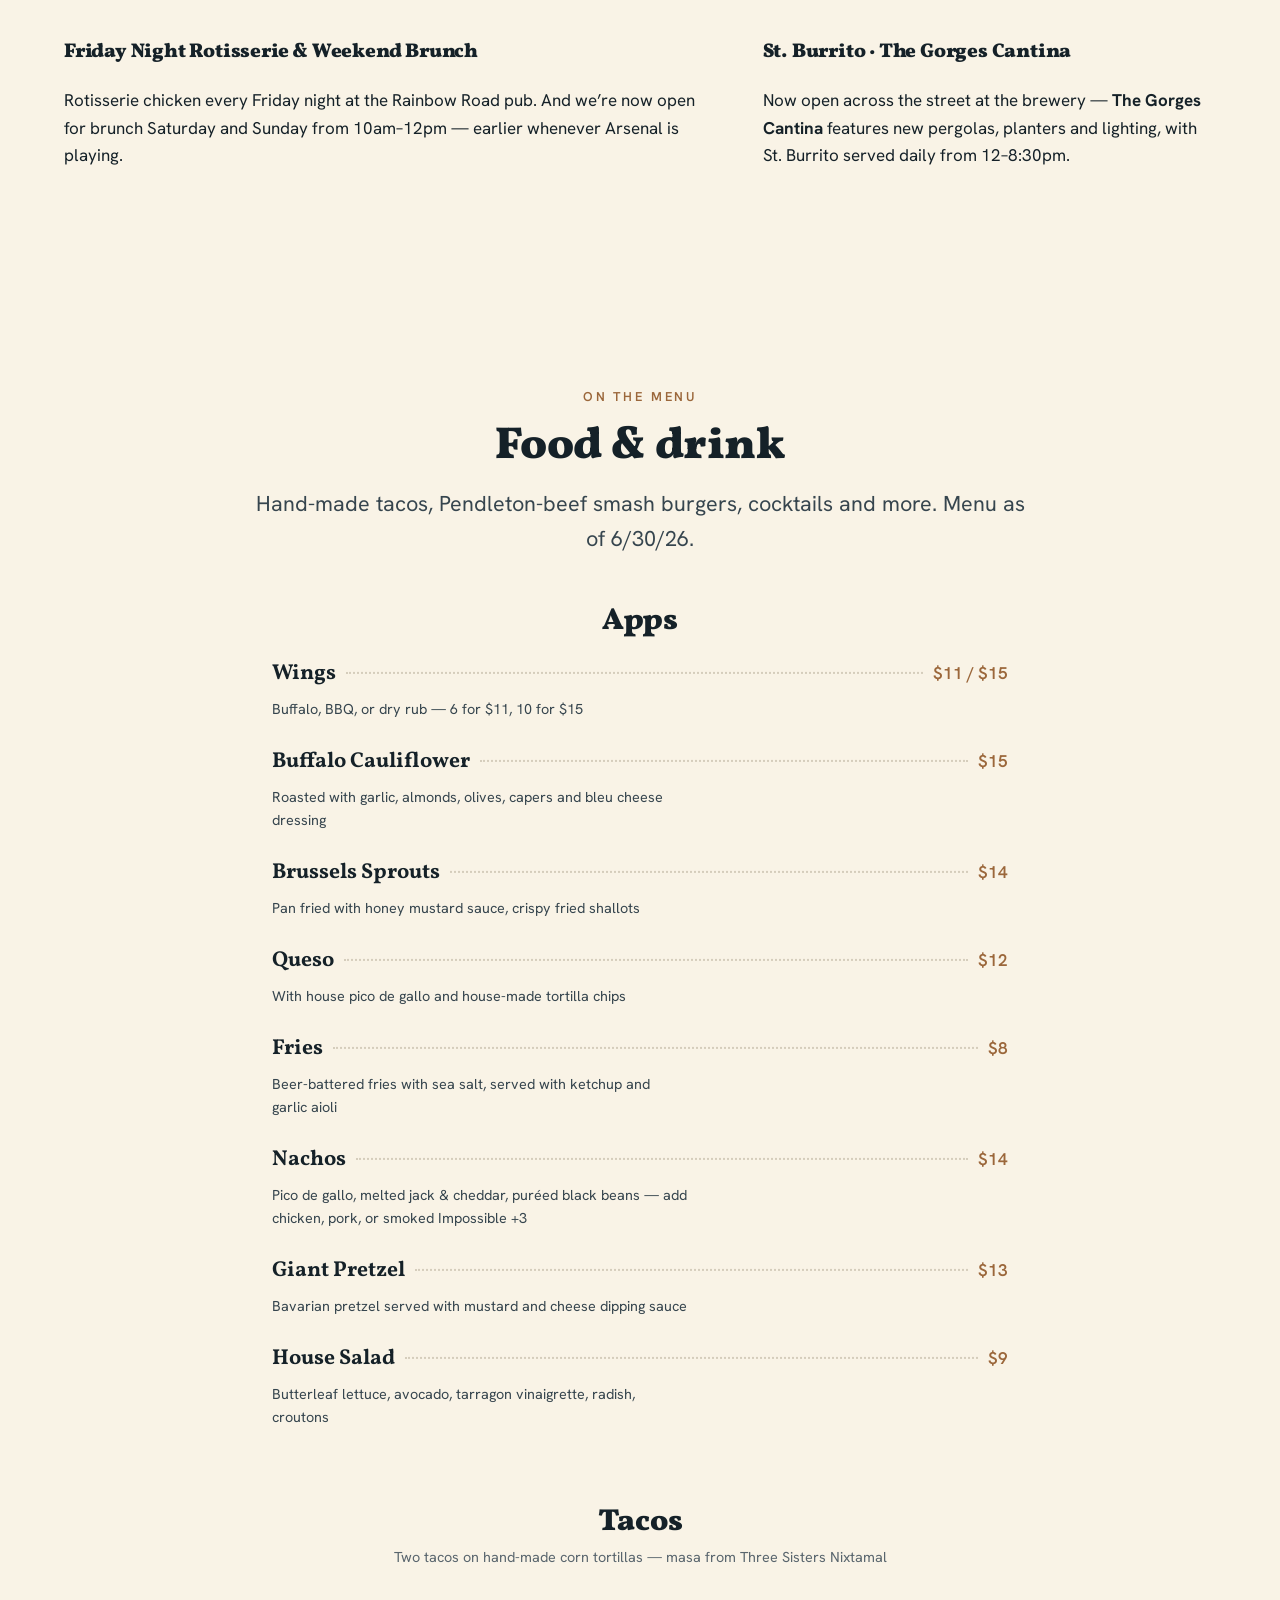
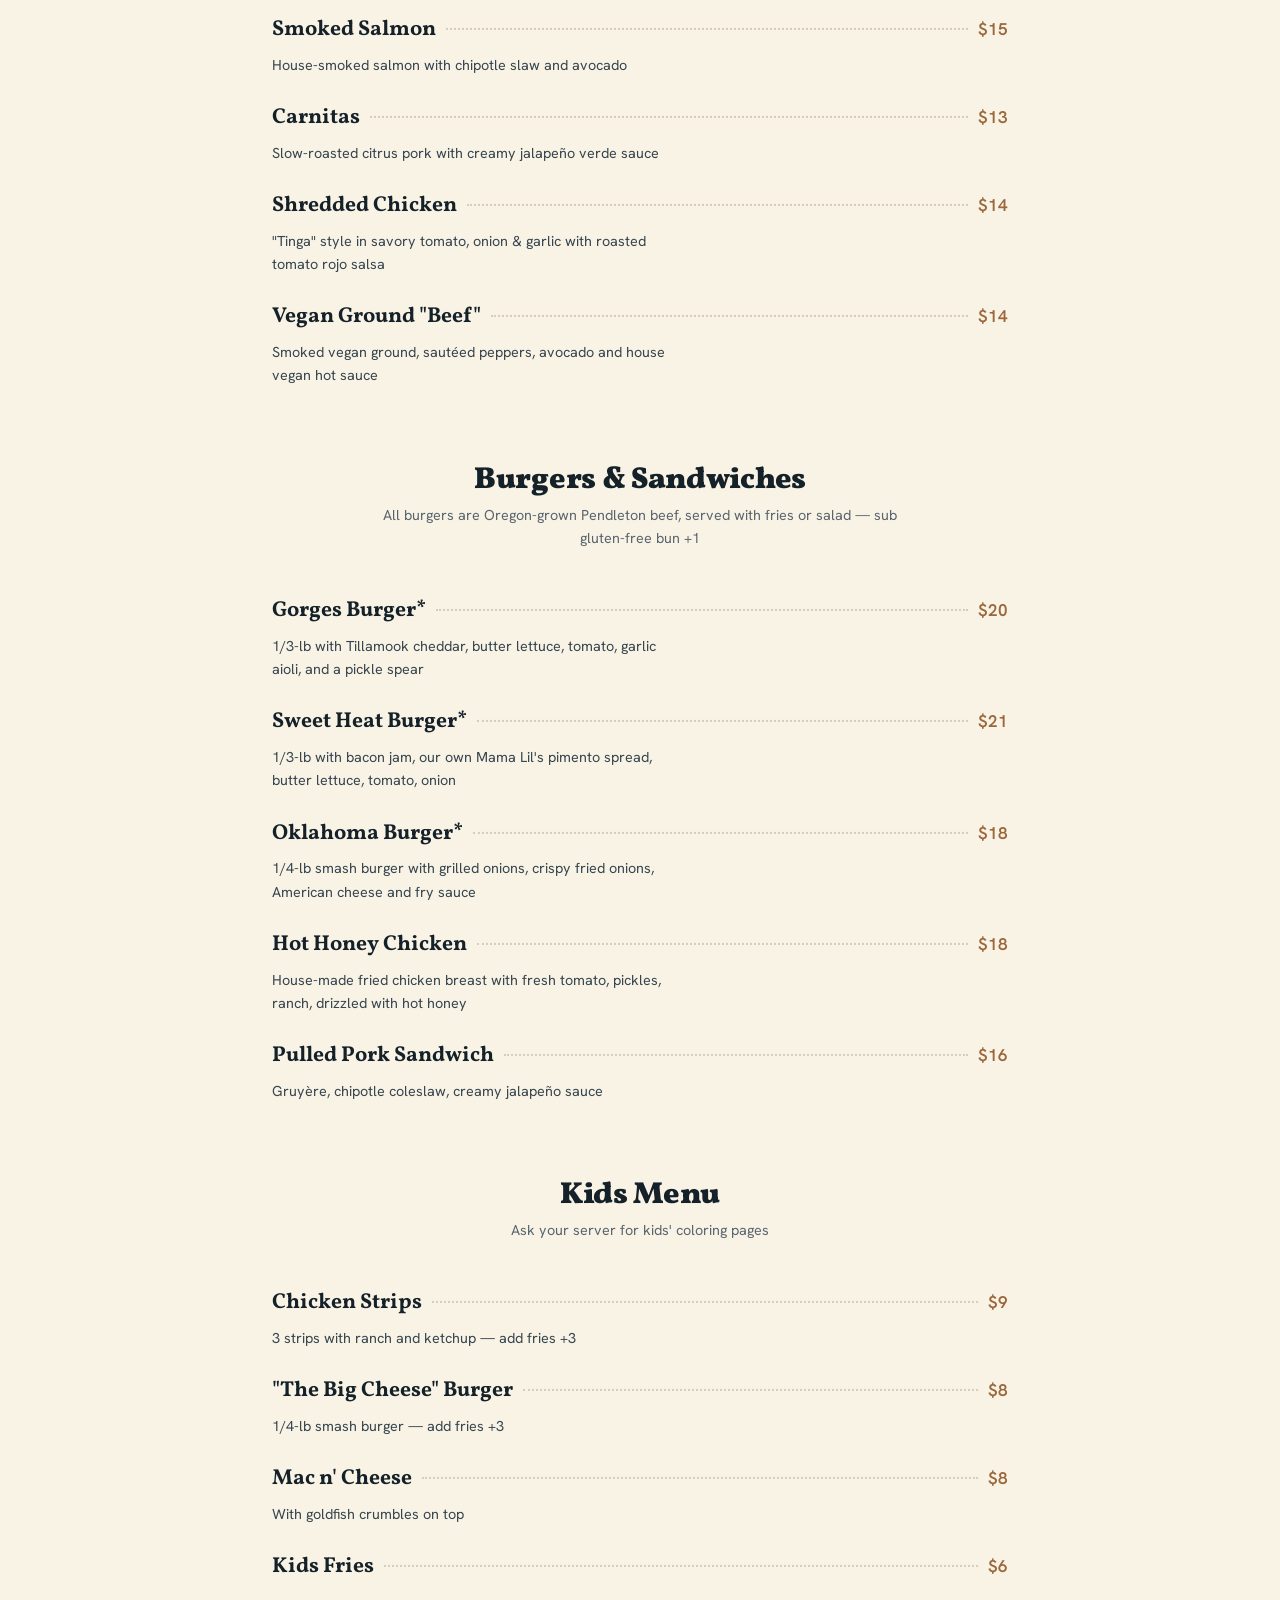
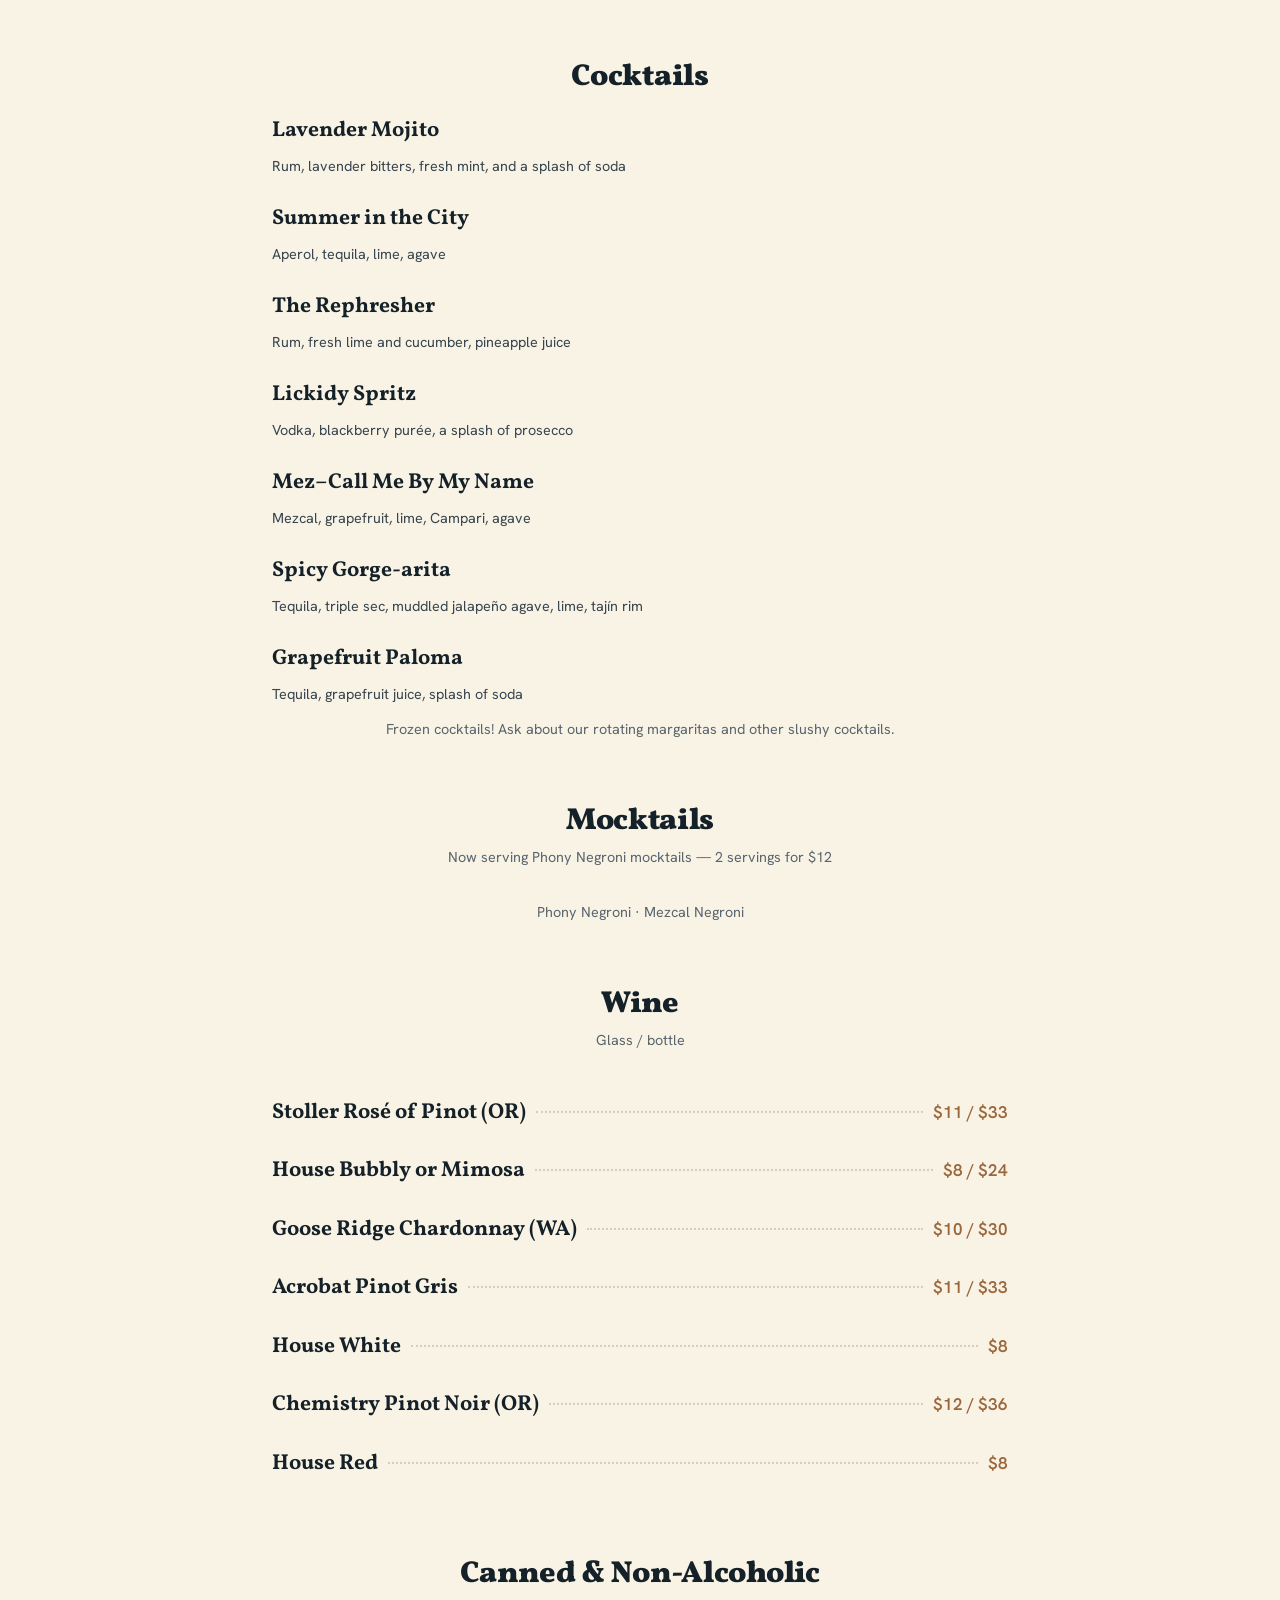
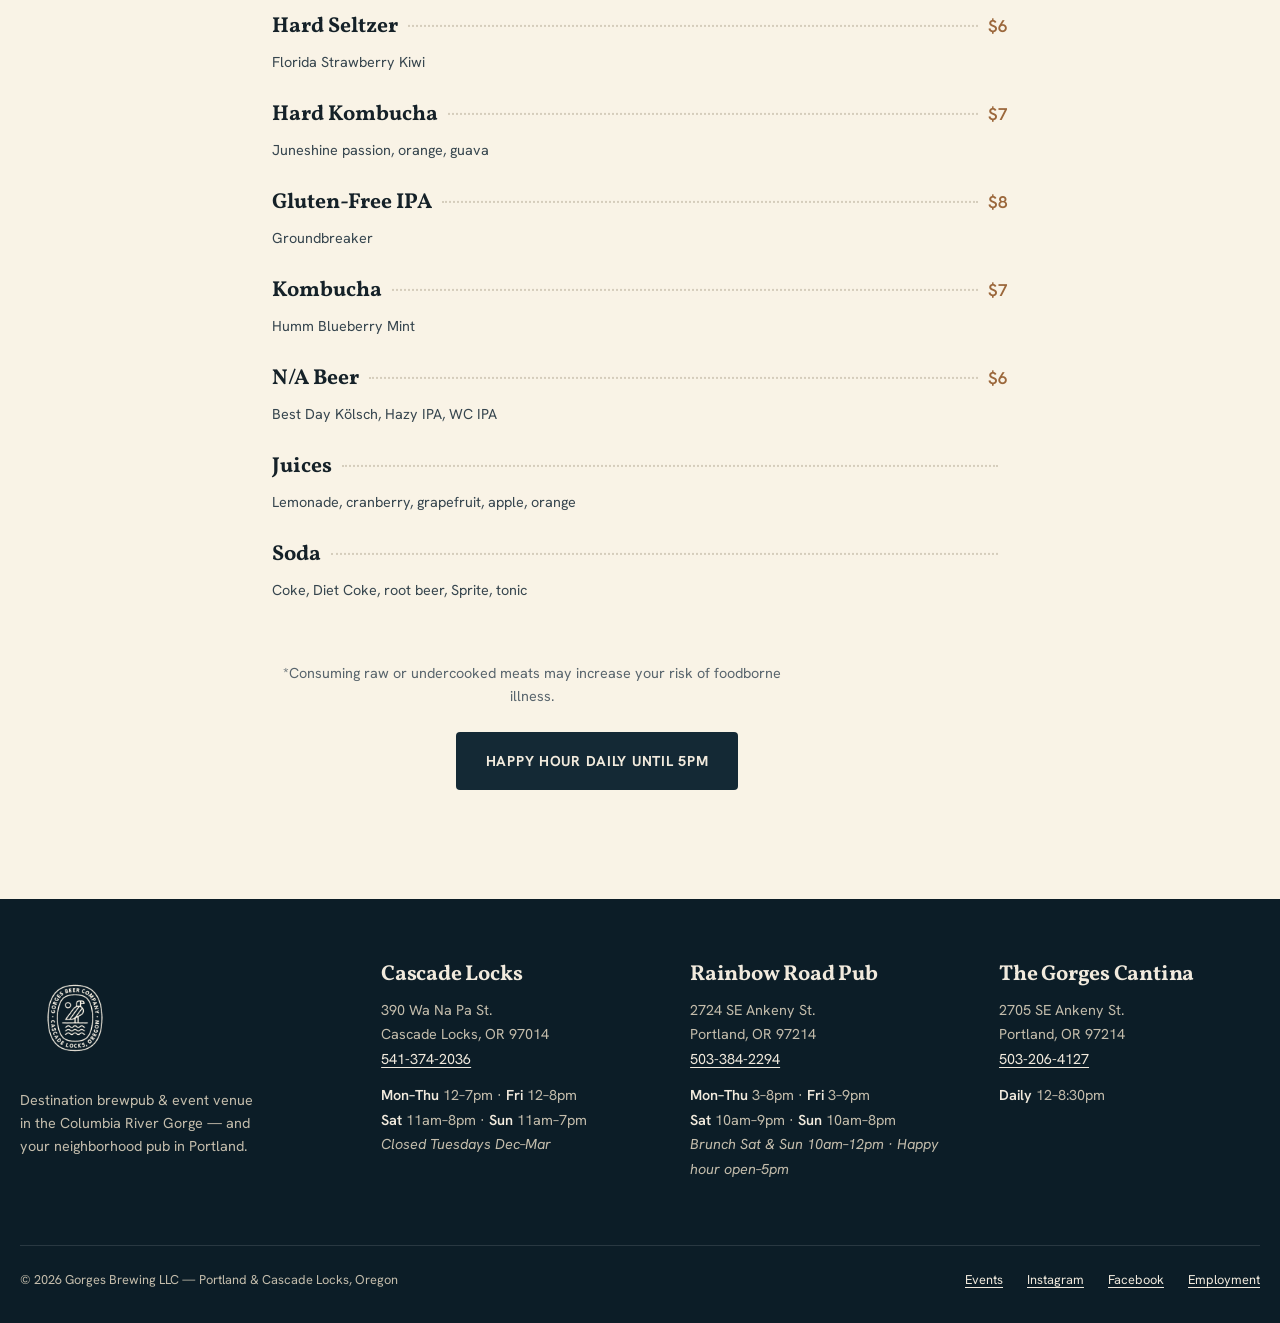
<file: menu-pdx.html>
<!DOCTYPE html>
<html lang="en">
<head>
  <meta name="robots" content="noindex, nofollow">
  <meta charset="UTF-8">
  <meta name="viewport" content="width=device-width, initial-scale=1.0">
  <!-- Google Tag Manager -->
  <script>(function(w,d,s,l,i){w[l]=w[l]||[];w[l].push({'gtm.start':
  new Date().getTime(),event:'gtm.js'});var f=d.getElementsByTagName(s)[0],
  j=d.createElement(s),dl=l!='dataLayer'?'&l='+l:'';j.async=true;j.src=
  'https://www.googletagmanager.com/gtm.js?id='+i+dl;f.parentNode.insertBefore(j,f);
  })(window,document,'script','dataLayer','GTM-WCTS4HXP');</script>
  <!-- End Google Tag Manager -->
  <title>Portland Pub &amp; Food Menu — Gorges Beer Co | Rainbow Road, SE Ankeny</title>
  <meta name="description" content="Gorges Beer Co in Portland: Rainbow Road Pub and The Gorges Cantina on SE Ankeny — tacos, Pendleton-beef smash burgers, cocktails, and happy hour daily until 5pm. Hours, directions, and the full menu.">
  <link rel="icon" href="images/logo-badge-cream.png">
  <link rel="canonical" href="https://www.gorgesbeer.com/menu-pdx">
  <meta property="og:title" content="Portland Menu — Gorges Beer Co">
  <meta property="og:description" content="Tacos, smash burgers, queso &amp; more at Rainbow Road Pub — SE Ankeny, Portland.">
  <meta property="og:type" content="website">
  <meta property="og:image" content="images/news-rainbow-road.jpg">
  <link rel="stylesheet" href="css/styles.css">
  <script type="application/ld+json">
  {
    "@context": "https://schema.org",
    "@type": "Restaurant",
    "name": "Gorges Beer Co — Rainbow Road Pub (Portland)",
    "image": "https://www.gorgesbeer.com/images/news-rainbow-road.jpg",
    "url": "https://www.gorgesbeer.com/menu-pdx.html",
    "telephone": "+1-503-384-2294",
    "servesCuisine": ["American", "Tacos", "Pub food"],
    "priceRange": "$$",
    "address": { "@type": "PostalAddress", "streetAddress": "2724 SE Ankeny St.", "addressLocality": "Portland", "addressRegion": "OR", "postalCode": "97214", "addressCountry": "US" },
    "geo": { "@type": "GeoCoordinates", "latitude": 45.5230, "longitude": -122.6373 },
    "hasMenu": "https://www.gorgesbeer.com/menu-pdx.html",
    "openingHoursSpecification": [
      { "@type": "OpeningHoursSpecification", "dayOfWeek": ["Monday","Tuesday","Wednesday","Thursday"], "opens": "15:00", "closes": "20:00" },
      { "@type": "OpeningHoursSpecification", "dayOfWeek": "Friday", "opens": "15:00", "closes": "21:00" },
      { "@type": "OpeningHoursSpecification", "dayOfWeek": "Saturday", "opens": "10:00", "closes": "21:00" },
      { "@type": "OpeningHoursSpecification", "dayOfWeek": "Sunday", "opens": "10:00", "closes": "20:00" }
    ]
  }
  </script>
  <script type="application/ld+json">
  {
    "@context": "https://schema.org",
    "@type": "Restaurant",
    "name": "The Gorges Cantina",
    "image": "https://www.gorgesbeer.com/images/news-rainbow-road.jpg",
    "url": "https://www.gorgesbeer.com/menu-pdx.html",
    "telephone": "+1-503-206-4127",
    "servesCuisine": ["Mexican", "Tacos"],
    "priceRange": "$$",
    "address": { "@type": "PostalAddress", "streetAddress": "2705 SE Ankeny St.", "addressLocality": "Portland", "addressRegion": "OR", "postalCode": "97214", "addressCountry": "US" },
    "openingHoursSpecification": {
      "@type": "OpeningHoursSpecification",
      "dayOfWeek": ["Monday","Tuesday","Wednesday","Thursday","Friday","Saturday","Sunday"],
      "opens": "12:00",
      "closes": "20:30"
    }
  }
  </script>
</head>
<body>
<!-- Google Tag Manager (noscript) -->
<noscript><iframe src="https://www.googletagmanager.com/ns.html?id=GTM-WCTS4HXP"
height="0" width="0" style="display:none;visibility:hidden"></iframe></noscript>
<!-- End Google Tag Manager (noscript) -->
  <a class="skip-link" href="#main">Skip to content</a>

  <header class="site-header site-header--solid">
    <div class="container--wide">
      <nav class="nav" aria-label="Main">
        <a class="nav__brand" href="index.html">
          <img src="images/logo-badge-cream.png" alt="Gorges Beer Company — Cascade Locks, Oregon">
          <span>Gorges Beer Co</span>
        </a>
        <button class="nav__toggle" aria-expanded="false" aria-controls="nav-links" aria-label="Menu">
          <svg viewBox="0 0 24 24" fill="none" stroke="currentColor" stroke-width="2" stroke-linecap="round"><path d="M3 6h18M3 12h18M3 18h18"/></svg>
        </button>
        <ul class="nav__links" id="nav-links">
          <li><a href="index.html">Home</a></li>
          <li><a href="weddings-events.html">Weddings &amp; Events</a></li>
          <li><a href="beer.html">Beer</a></li>
          <li class="nav__dd">
            <button class="nav__dd-btn nav__dd-btn--active" type="button" aria-expanded="false" aria-haspopup="true">
              Locations &amp; Menus
              <svg viewBox="0 0 12 8" fill="none" stroke="currentColor" stroke-width="2" stroke-linecap="round" stroke-linejoin="round" aria-hidden="true"><path d="M1 1.5 6 6.5 11 1.5"/></svg>
            </button>
            <ul class="nav__dd-menu">
              <li><a href="menu-cascade-locks.html">Cascade Locks — Menu &amp; Hours</a></li>
              <li><a href="menu-pdx.html" aria-current="page">Portland — Menu &amp; Hours</a></li>
              <li><a href="happy-hour.html">Happy Hour Menu</a></li>
            </ul>
          </li>
          <li><a href="news.html">News</a></li>
          <li><a class="nav__cta" href="weddings-events.html#inquiry">Book an Event</a></li>
        </ul>
      </nav>
    </div>
  </header>

  <main id="main">
    <section class="hero hero--page" aria-label="Portland dining">
      <div class="hero__media">
        <img src="images/news-rainbow-road.jpg" alt="Rainbow Road Pub on SE Ankeny, Portland" fetchpriority="high">
      </div>
      <div class="hero__scrim"></div>
      <div class="hero__content container--wide">
        <span class="eyebrow">Portland, Oregon</span>
        <h1>Rainbow Road Pub</h1>
        <p class="lede">Your neighborhood taproom and patio on SE Ankeny — hand-made tacos, local Pendleton-beef smash burgers, cocktails, and happy hour daily until 5pm.</p>
      </div>
    </section>

    <section class="section section--tint">
      <div class="container">
        <div class="visit">
          <div class="visit__intro reveal">
            <span class="eyebrow">Visit us</span>
            <h2>Two doors on SE Ankeny</h2>
            <p class="lede">Rainbow Road Pub and The Gorges Cantina sit across the street from each other — your neighborhood taproom and patio, with happy hour every day from open to 5pm.</p>
            <div class="hero__actions">
              <a class="btn btn--amber" href="https://maps.apple.com/?q=2724+SE+Ankeny+St,+Portland,+OR+97214" rel="noopener">Get directions</a>
              <a class="btn btn--line" href="happy-hour.html">Happy hour menu</a>
            </div>
          </div>
          <dl class="visit-card reveal">
            <div><dt>Rainbow Road Pub</dt><dd>2724 SE Ankeny St.<br>Portland, OR 97214<br><a href="tel:+15033842294">503-384-2294</a></dd></div>
            <div><dt>Rainbow Road hours</dt><dd>Mon&ndash;Thu 3&ndash;8pm &middot; Fri 3&ndash;9pm<br>Sat 10am&ndash;9pm &middot; Sun 10am&ndash;8pm<br><em>Brunch Sat &amp; Sun 10am&ndash;12pm (earlier on Arsenal match days) &middot; Happy hour open&ndash;5pm</em></dd></div>
            <div><dt>The Gorges Cantina</dt><dd>2705 SE Ankeny St.<br>Portland, OR 97214<br><a href="tel:+15032064127">503-206-4127</a></dd></div>
            <div><dt>Gorges Cantina hours</dt><dd>Daily 12&ndash;8:30pm</dd></div>
          </dl>
        </div>
      </div>
    </section>

    <!-- NOW SERVING — Portland food vendors -->
    <section class="section" id="now-serving">
      <div class="container">
        <div class="section-head section-head--center">
          <span class="eyebrow">Now serving</span>
          <h2>What&rsquo;s cooking on Rainbow Road</h2>
          <p class="lede">Even more to eat alongside the pub's full menu &mdash; at the pub and across the street at The Gorges Cantina.</p>
        </div>
        <div class="split">
          <div class="reveal">
            <h3>Friday Night Rotisserie &amp; Weekend Brunch</h3>
            <p class="mt-lg">Rotisserie chicken every Friday night at the Rainbow Road pub. And we&rsquo;re now open for brunch Saturday and Sunday from 10am&ndash;12pm &mdash; earlier whenever Arsenal is playing.</p>
          </div>
          <div class="reveal">
            <h3>St. Burrito &middot; The Gorges Cantina</h3>
            <p class="mt-lg">Now open across the street at the brewery &mdash; <strong>The Gorges Cantina</strong> features new pergolas, planters and lighting, with St. Burrito served daily from 12&ndash;8:30pm.</p>
          </div>
        </div>
      </div>
    </section>

    <section class="section">
      <div class="container">

        <div class="section-head section-head--center">
          <span class="eyebrow">On the menu</span>
          <h2>Food &amp; drink</h2>
          <p class="lede">Hand-made tacos, Pendleton-beef smash burgers, cocktails and more. Menu as of 6/30/26.</p>
        </div>

        <div class="menu-section reveal">
          <h2>Apps</h2>
          <div class="menu-item"><span class="menu-item__name">Wings</span><span class="menu-item__dots"></span><span class="menu-item__price">$11 / $15</span></div>
          <p class="menu-item__desc">Buffalo, BBQ, or dry rub — 6 for $11, 10 for $15</p>
          <div class="menu-item"><span class="menu-item__name">Buffalo Cauliflower</span><span class="menu-item__dots"></span><span class="menu-item__price">$15</span></div>
          <p class="menu-item__desc">Roasted with garlic, almonds, olives, capers and bleu cheese dressing</p>
          <div class="menu-item"><span class="menu-item__name">Brussels Sprouts</span><span class="menu-item__dots"></span><span class="menu-item__price">$14</span></div>
          <p class="menu-item__desc">Pan fried with honey mustard sauce, crispy fried shallots</p>
          <div class="menu-item"><span class="menu-item__name">Queso</span><span class="menu-item__dots"></span><span class="menu-item__price">$12</span></div>
          <p class="menu-item__desc">With house pico de gallo and house-made tortilla chips</p>
          <div class="menu-item"><span class="menu-item__name">Fries</span><span class="menu-item__dots"></span><span class="menu-item__price">$8</span></div>
          <p class="menu-item__desc">Beer-battered fries with sea salt, served with ketchup and garlic aioli</p>
          <div class="menu-item"><span class="menu-item__name">Nachos</span><span class="menu-item__dots"></span><span class="menu-item__price">$14</span></div>
          <p class="menu-item__desc">Pico de gallo, melted jack &amp; cheddar, puréed black beans — add chicken, pork, or smoked Impossible +3</p>
          <div class="menu-item"><span class="menu-item__name">Giant Pretzel</span><span class="menu-item__dots"></span><span class="menu-item__price">$13</span></div>
          <p class="menu-item__desc">Bavarian pretzel served with mustard and cheese dipping sauce</p>
          <div class="menu-item"><span class="menu-item__name">House Salad</span><span class="menu-item__dots"></span><span class="menu-item__price">$9</span></div>
          <p class="menu-item__desc">Butterleaf lettuce, avocado, tarragon vinaigrette, radish, croutons</p>
        </div>

        <div class="menu-section reveal">
          <h2>Tacos</h2>
          <p class="menu-note">Two tacos on hand-made corn tortillas — masa from Three Sisters Nixtamal</p>
          <div class="menu-item"><span class="menu-item__name">Smoked Salmon</span><span class="menu-item__dots"></span><span class="menu-item__price">$15</span></div>
          <p class="menu-item__desc">House-smoked salmon with chipotle slaw and avocado</p>
          <div class="menu-item"><span class="menu-item__name">Carnitas</span><span class="menu-item__dots"></span><span class="menu-item__price">$13</span></div>
          <p class="menu-item__desc">Slow-roasted citrus pork with creamy jalapeño verde sauce</p>
          <div class="menu-item"><span class="menu-item__name">Shredded Chicken</span><span class="menu-item__dots"></span><span class="menu-item__price">$14</span></div>
          <p class="menu-item__desc">"Tinga" style in savory tomato, onion &amp; garlic with roasted tomato rojo salsa</p>
          <div class="menu-item"><span class="menu-item__name">Vegan Ground "Beef"</span><span class="menu-item__dots"></span><span class="menu-item__price">$14</span></div>
          <p class="menu-item__desc">Smoked vegan ground, sautéed peppers, avocado and house vegan hot sauce</p>
        </div>

        <div class="menu-section reveal">
          <h2>Burgers &amp; Sandwiches</h2>
          <p class="menu-note">All burgers are Oregon-grown Pendleton beef, served with fries or salad — sub gluten-free bun +1</p>
          <div class="menu-item"><span class="menu-item__name">Gorges Burger*</span><span class="menu-item__dots"></span><span class="menu-item__price">$20</span></div>
          <p class="menu-item__desc">1/3-lb with Tillamook cheddar, butter lettuce, tomato, garlic aioli, and a pickle spear</p>
          <div class="menu-item"><span class="menu-item__name">Sweet Heat Burger*</span><span class="menu-item__dots"></span><span class="menu-item__price">$21</span></div>
          <p class="menu-item__desc">1/3-lb with bacon jam, our own Mama Lil's pimento spread, butter lettuce, tomato, onion</p>
          <div class="menu-item"><span class="menu-item__name">Oklahoma Burger*</span><span class="menu-item__dots"></span><span class="menu-item__price">$18</span></div>
          <p class="menu-item__desc">1/4-lb smash burger with grilled onions, crispy fried onions, American cheese and fry sauce</p>
          <div class="menu-item"><span class="menu-item__name">Hot Honey Chicken</span><span class="menu-item__dots"></span><span class="menu-item__price">$18</span></div>
          <p class="menu-item__desc">House-made fried chicken breast with fresh tomato, pickles, ranch, drizzled with hot honey</p>
          <div class="menu-item"><span class="menu-item__name">Pulled Pork Sandwich</span><span class="menu-item__dots"></span><span class="menu-item__price">$16</span></div>
          <p class="menu-item__desc">Gruyère, chipotle coleslaw, creamy jalapeño sauce</p>
        </div>

        <div class="menu-section reveal">
          <h2>Kids Menu</h2>
          <p class="menu-note">Ask your server for kids' coloring pages</p>
          <div class="menu-item"><span class="menu-item__name">Chicken Strips</span><span class="menu-item__dots"></span><span class="menu-item__price">$9</span></div>
          <p class="menu-item__desc">3 strips with ranch and ketchup — add fries +3</p>
          <div class="menu-item"><span class="menu-item__name">"The Big Cheese" Burger</span><span class="menu-item__dots"></span><span class="menu-item__price">$8</span></div>
          <p class="menu-item__desc">1/4-lb smash burger — add fries +3</p>
          <div class="menu-item"><span class="menu-item__name">Mac n' Cheese</span><span class="menu-item__dots"></span><span class="menu-item__price">$8</span></div>
          <p class="menu-item__desc">With goldfish crumbles on top</p>
          <div class="menu-item"><span class="menu-item__name">Kids Fries</span><span class="menu-item__dots"></span><span class="menu-item__price">$6</span></div>
        </div>

        <div class="menu-section reveal">
          <h2>Cocktails</h2>
          <div class="menu-item"><span class="menu-item__name">Lavender Mojito</span></div>
          <p class="menu-item__desc">Rum, lavender bitters, fresh mint, and a splash of soda</p>
          <div class="menu-item"><span class="menu-item__name">Summer in the City</span></div>
          <p class="menu-item__desc">Aperol, tequila, lime, agave</p>
          <div class="menu-item"><span class="menu-item__name">The Rephresher</span></div>
          <p class="menu-item__desc">Rum, fresh lime and cucumber, pineapple juice</p>
          <div class="menu-item"><span class="menu-item__name">Lickidy Spritz</span></div>
          <p class="menu-item__desc">Vodka, blackberry purée, a splash of prosecco</p>
          <div class="menu-item"><span class="menu-item__name">Mez–Call Me By My Name</span></div>
          <p class="menu-item__desc">Mezcal, grapefruit, lime, Campari, agave</p>
          <div class="menu-item"><span class="menu-item__name">Spicy Gorge-arita</span></div>
          <p class="menu-item__desc">Tequila, triple sec, muddled jalapeño agave, lime, tajín rim</p>
          <div class="menu-item"><span class="menu-item__name">Grapefruit Paloma</span></div>
          <p class="menu-item__desc">Tequila, grapefruit juice, splash of soda</p>
          <p class="menu-note">Frozen cocktails! Ask about our rotating margaritas and other slushy cocktails.</p>
        </div>

        <div class="menu-section reveal">
          <h2>Mocktails</h2>
          <p class="menu-note">Now serving Phony Negroni mocktails — 2 servings for $12</p>
          <p class="menu-note">Phony Negroni &middot; Mezcal Negroni</p>
        </div>

        <div class="menu-section reveal">
          <h2>Wine</h2>
          <p class="menu-note">Glass / bottle</p>
          <div class="menu-item"><span class="menu-item__name">Stoller Rosé of Pinot (OR)</span><span class="menu-item__dots"></span><span class="menu-item__price">$11 / $33</span></div>
          <div class="menu-item"><span class="menu-item__name">House Bubbly or Mimosa</span><span class="menu-item__dots"></span><span class="menu-item__price">$8 / $24</span></div>
          <div class="menu-item"><span class="menu-item__name">Goose Ridge Chardonnay (WA)</span><span class="menu-item__dots"></span><span class="menu-item__price">$10 / $30</span></div>
          <div class="menu-item"><span class="menu-item__name">Acrobat Pinot Gris</span><span class="menu-item__dots"></span><span class="menu-item__price">$11 / $33</span></div>
          <div class="menu-item"><span class="menu-item__name">House White</span><span class="menu-item__dots"></span><span class="menu-item__price">$8</span></div>
          <div class="menu-item"><span class="menu-item__name">Chemistry Pinot Noir (OR)</span><span class="menu-item__dots"></span><span class="menu-item__price">$12 / $36</span></div>
          <div class="menu-item"><span class="menu-item__name">House Red</span><span class="menu-item__dots"></span><span class="menu-item__price">$8</span></div>
        </div>

        <div class="menu-section reveal">
          <h2>Canned &amp; Non-Alcoholic</h2>
          <div class="menu-item"><span class="menu-item__name">Hard Seltzer</span><span class="menu-item__dots"></span><span class="menu-item__price">$6</span></div>
          <p class="menu-item__desc">Florida Strawberry Kiwi</p>
          <div class="menu-item"><span class="menu-item__name">Hard Kombucha</span><span class="menu-item__dots"></span><span class="menu-item__price">$7</span></div>
          <p class="menu-item__desc">Juneshine passion, orange, guava</p>
          <div class="menu-item"><span class="menu-item__name">Gluten-Free IPA</span><span class="menu-item__dots"></span><span class="menu-item__price">$8</span></div>
          <p class="menu-item__desc">Groundbreaker</p>
          <div class="menu-item"><span class="menu-item__name">Kombucha</span><span class="menu-item__dots"></span><span class="menu-item__price">$7</span></div>
          <p class="menu-item__desc">Humm Blueberry Mint</p>
          <div class="menu-item"><span class="menu-item__name">N/A Beer</span><span class="menu-item__dots"></span><span class="menu-item__price">$6</span></div>
          <p class="menu-item__desc">Best Day Kölsch, Hazy IPA, WC IPA</p>
          <div class="menu-item"><span class="menu-item__name">Juices</span><span class="menu-item__dots"></span><span class="menu-item__price"></span></div>
          <p class="menu-item__desc">Lemonade, cranberry, grapefruit, apple, orange</p>
          <div class="menu-item"><span class="menu-item__name">Soda</span><span class="menu-item__dots"></span><span class="menu-item__price"></span></div>
          <p class="menu-item__desc">Coke, Diet Coke, root beer, Sprite, tonic</p>
        </div>

        <div class="menu-outro">
          <p class="menu-note">*Consuming raw or undercooked meats may increase your risk of foodborne illness.</p>
          <p><a class="btn btn--navy" href="happy-hour.html">Happy hour daily until 5pm</a></p>
        </div>

        <script type="application/ld+json">
        {
          "@context": "https://schema.org",
          "@type": "Menu",
          "name": "Gorges Beer Co — Portland (Rainbow Road Pub) Food Menu",
          "hasMenuSection": [
            {
              "@type": "MenuSection",
              "name": "Apps",
              "hasMenuItem": [
                { "@type": "MenuItem", "name": "Wings", "offers": { "@type": "Offer", "price": 11, "priceCurrency": "USD" } },
                { "@type": "MenuItem", "name": "Buffalo Cauliflower", "offers": { "@type": "Offer", "price": 15, "priceCurrency": "USD" } },
                { "@type": "MenuItem", "name": "Brussels Sprouts", "offers": { "@type": "Offer", "price": 14, "priceCurrency": "USD" } },
                { "@type": "MenuItem", "name": "Queso", "offers": { "@type": "Offer", "price": 12, "priceCurrency": "USD" } },
                { "@type": "MenuItem", "name": "Fries", "offers": { "@type": "Offer", "price": 8, "priceCurrency": "USD" } },
                { "@type": "MenuItem", "name": "Nachos", "offers": { "@type": "Offer", "price": 14, "priceCurrency": "USD" } },
                { "@type": "MenuItem", "name": "Giant Pretzel", "offers": { "@type": "Offer", "price": 13, "priceCurrency": "USD" } },
                { "@type": "MenuItem", "name": "House Salad", "offers": { "@type": "Offer", "price": 9, "priceCurrency": "USD" } }
              ]
            },
            {
              "@type": "MenuSection",
              "name": "Tacos",
              "hasMenuItem": [
                { "@type": "MenuItem", "name": "Smoked Salmon", "offers": { "@type": "Offer", "price": 15, "priceCurrency": "USD" } },
                { "@type": "MenuItem", "name": "Carnitas", "offers": { "@type": "Offer", "price": 13, "priceCurrency": "USD" } },
                { "@type": "MenuItem", "name": "Shredded Chicken", "offers": { "@type": "Offer", "price": 14, "priceCurrency": "USD" } },
                { "@type": "MenuItem", "name": "Vegan Ground \"Beef\"", "offers": { "@type": "Offer", "price": 14, "priceCurrency": "USD" } }
              ]
            },
            {
              "@type": "MenuSection",
              "name": "Burgers & Sandwiches",
              "hasMenuItem": [
                { "@type": "MenuItem", "name": "Gorges Burger", "offers": { "@type": "Offer", "price": 20, "priceCurrency": "USD" } },
                { "@type": "MenuItem", "name": "Sweet Heat Burger", "offers": { "@type": "Offer", "price": 21, "priceCurrency": "USD" } },
                { "@type": "MenuItem", "name": "Oklahoma Burger", "offers": { "@type": "Offer", "price": 18, "priceCurrency": "USD" } },
                { "@type": "MenuItem", "name": "Hot Honey Chicken", "offers": { "@type": "Offer", "price": 18, "priceCurrency": "USD" } },
                { "@type": "MenuItem", "name": "Pulled Pork Sandwich", "offers": { "@type": "Offer", "price": 16, "priceCurrency": "USD" } }
              ]
            },
            {
              "@type": "MenuSection",
              "name": "Kids Menu",
              "hasMenuItem": [
                { "@type": "MenuItem", "name": "Chicken Strips", "offers": { "@type": "Offer", "price": 9, "priceCurrency": "USD" } },
                { "@type": "MenuItem", "name": "\"The Big Cheese\" Burger", "offers": { "@type": "Offer", "price": 8, "priceCurrency": "USD" } },
                { "@type": "MenuItem", "name": "Mac n' Cheese", "offers": { "@type": "Offer", "price": 8, "priceCurrency": "USD" } },
                { "@type": "MenuItem", "name": "Kids Fries", "offers": { "@type": "Offer", "price": 6, "priceCurrency": "USD" } }
              ]
            },
            {
              "@type": "MenuSection",
              "name": "Cocktails",
              "hasMenuItem": [
                { "@type": "MenuItem", "name": "Lavender Mojito" },
                { "@type": "MenuItem", "name": "Summer in the City" },
                { "@type": "MenuItem", "name": "The Rephresher" },
                { "@type": "MenuItem", "name": "Lickidy Spritz" },
                { "@type": "MenuItem", "name": "Mez–Call Me By My Name" },
                { "@type": "MenuItem", "name": "Spicy Gorge-arita" },
                { "@type": "MenuItem", "name": "Grapefruit Paloma" }
              ]
            },
            {
              "@type": "MenuSection",
              "name": "Wine",
              "hasMenuItem": [
                { "@type": "MenuItem", "name": "Stoller Rosé of Pinot (OR)", "offers": { "@type": "Offer", "price": 11, "priceCurrency": "USD" } },
                { "@type": "MenuItem", "name": "House Bubbly or Mimosa", "offers": { "@type": "Offer", "price": 8, "priceCurrency": "USD" } },
                { "@type": "MenuItem", "name": "Goose Ridge Chardonnay (WA)", "offers": { "@type": "Offer", "price": 10, "priceCurrency": "USD" } },
                { "@type": "MenuItem", "name": "Acrobat Pinot Gris", "offers": { "@type": "Offer", "price": 11, "priceCurrency": "USD" } },
                { "@type": "MenuItem", "name": "House White", "offers": { "@type": "Offer", "price": 8, "priceCurrency": "USD" } },
                { "@type": "MenuItem", "name": "Chemistry Pinot Noir (OR)", "offers": { "@type": "Offer", "price": 12, "priceCurrency": "USD" } },
                { "@type": "MenuItem", "name": "House Red", "offers": { "@type": "Offer", "price": 8, "priceCurrency": "USD" } }
              ]
            },
            {
              "@type": "MenuSection",
              "name": "Canned & Non-Alcoholic",
              "hasMenuItem": [
                { "@type": "MenuItem", "name": "Hard Seltzer", "offers": { "@type": "Offer", "price": 6, "priceCurrency": "USD" } },
                { "@type": "MenuItem", "name": "Hard Kombucha", "offers": { "@type": "Offer", "price": 7, "priceCurrency": "USD" } },
                { "@type": "MenuItem", "name": "Gluten-Free IPA", "offers": { "@type": "Offer", "price": 8, "priceCurrency": "USD" } },
                { "@type": "MenuItem", "name": "Kombucha", "offers": { "@type": "Offer", "price": 7, "priceCurrency": "USD" } },
                { "@type": "MenuItem", "name": "N/A Beer", "offers": { "@type": "Offer", "price": 6, "priceCurrency": "USD" } }
              ]
            }
          ]
        }
        </script>
      </div>
    </section>
  </main>

  <footer class="site-footer">
    <div class="container--wide">
      <div class="footer-grid">
        <div class="footer-brand">
          <img src="images/logo-badge-cream.png" alt="" aria-hidden="true">
          <p>Destination brewpub &amp; event venue in the Columbia River Gorge — and your neighborhood pub in Portland.</p>
        </div>
        <div class="footer-loc">
          <h3>Cascade Locks</h3>
          <p>390 Wa Na Pa St.<br>Cascade Locks, OR 97014<br><a href="tel:+15413742036">541-374-2036</a></p>
          <p class="hours"><strong>Mon–Thu</strong> 12–7pm &middot; <strong>Fri</strong> 12–8pm<br><strong>Sat</strong> 11am–8pm &middot; <strong>Sun</strong> 11am–7pm<br><em>Closed Tuesdays Dec–Mar</em></p>
        </div>
        <div class="footer-loc">
          <h3>Rainbow Road Pub</h3>
          <p>2724 SE Ankeny St.<br>Portland, OR 97214<br><a href="tel:+15033842294">503-384-2294</a></p>
          <p class="hours"><strong>Mon–Thu</strong> 3–8pm &middot; <strong>Fri</strong> 3–9pm<br><strong>Sat</strong> 10am–9pm &middot; <strong>Sun</strong> 10am–8pm<br><em>Brunch Sat &amp; Sun 10am–12pm &middot; Happy hour open–5pm</em></p>
        </div>
        <div class="footer-loc">
          <h3>The Gorges Cantina</h3>
          <p>2705 SE Ankeny St.<br>Portland, OR 97214<br><a href="tel:+15032064127">503-206-4127</a></p>
          <p class="hours"><strong>Daily</strong> 12–8:30pm</p>
        </div>
      </div>
      <div class="footer-base">
        <p>&copy; 2026 Gorges Brewing LLC — Portland &amp; Cascade Locks, Oregon</p>
        <nav aria-label="Footer">
          <a href="weddings-events.html">Events</a>
          <a href="https://www.instagram.com/gorgesbeer" rel="noopener">Instagram</a>
          <a href="https://www.facebook.com/Gorges-Beer-Co-111196990319168" rel="noopener">Facebook</a>
          <a href="employment.html">Employment</a>
        </nav>
      </div>
    </div>
  </footer>

  <script src="js/config.js"></script>
  <script src="js/main.js"></script>
</body>
</html>
</file>
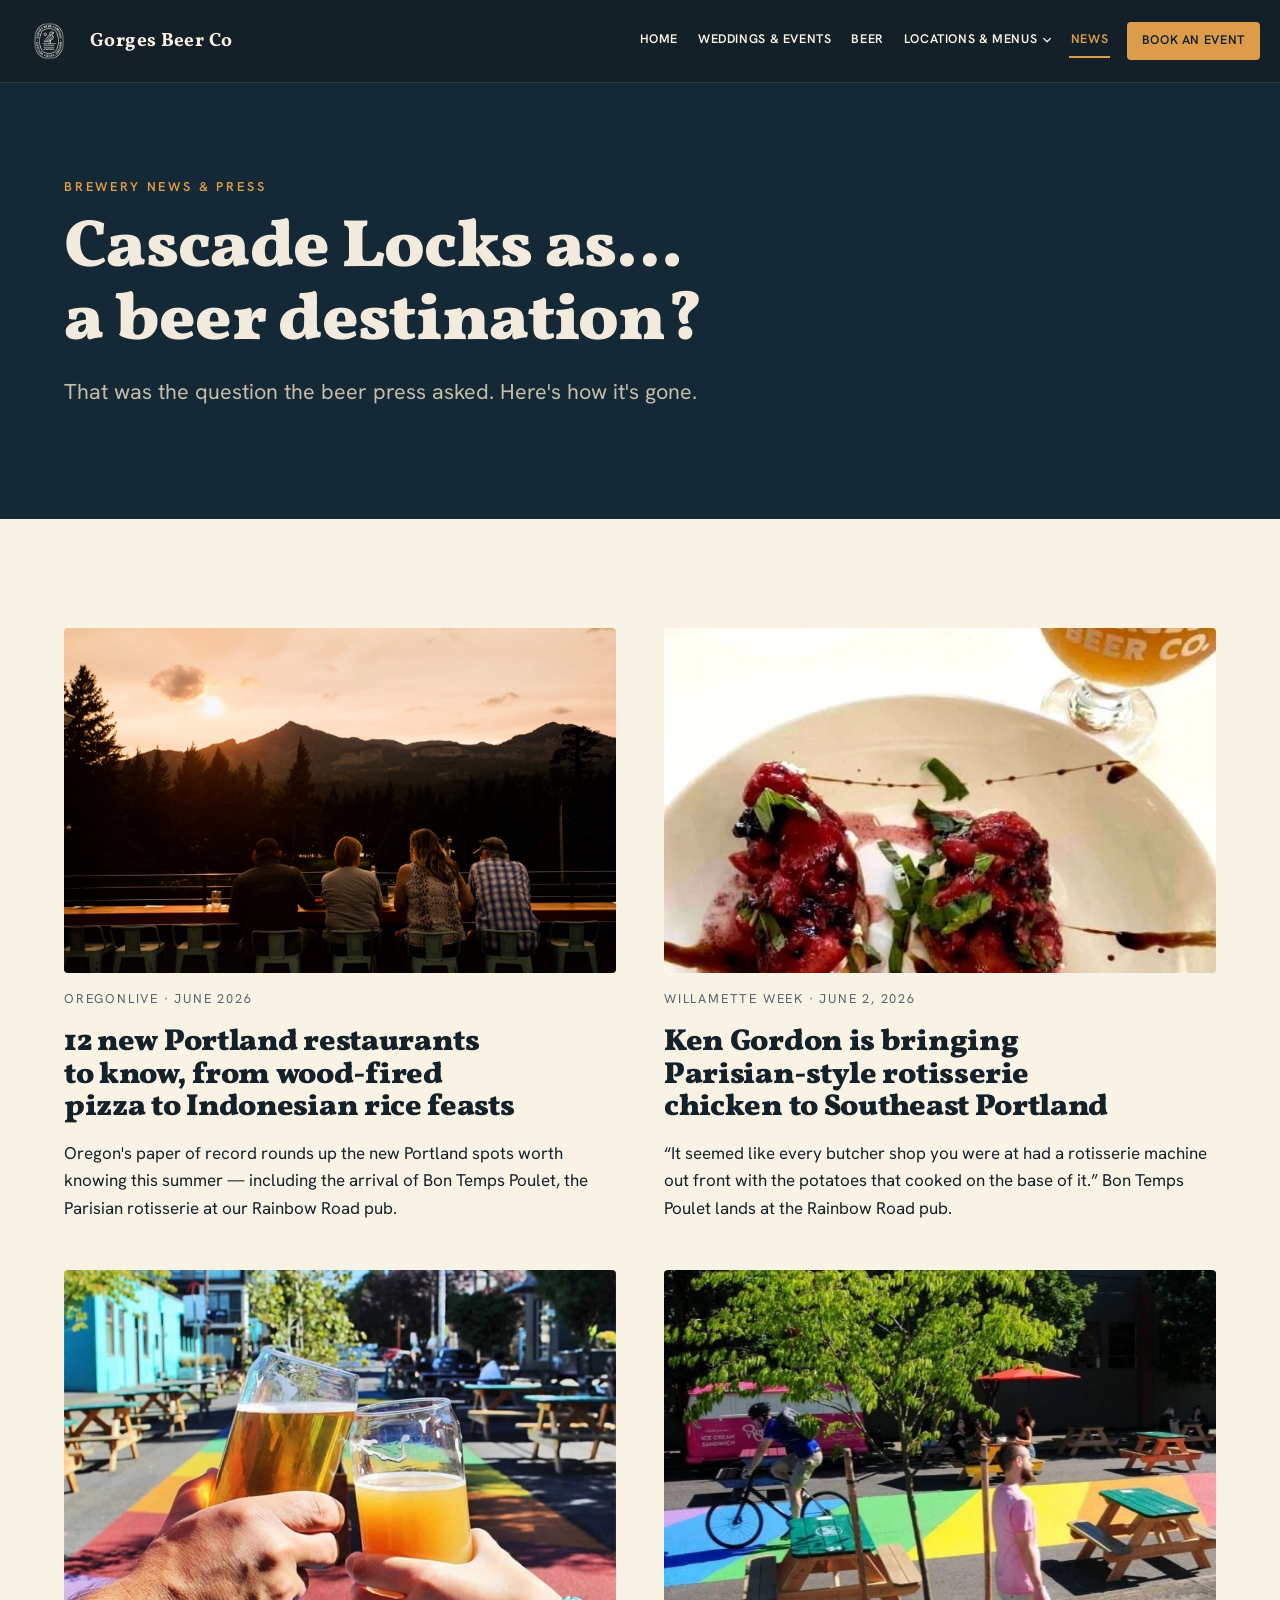
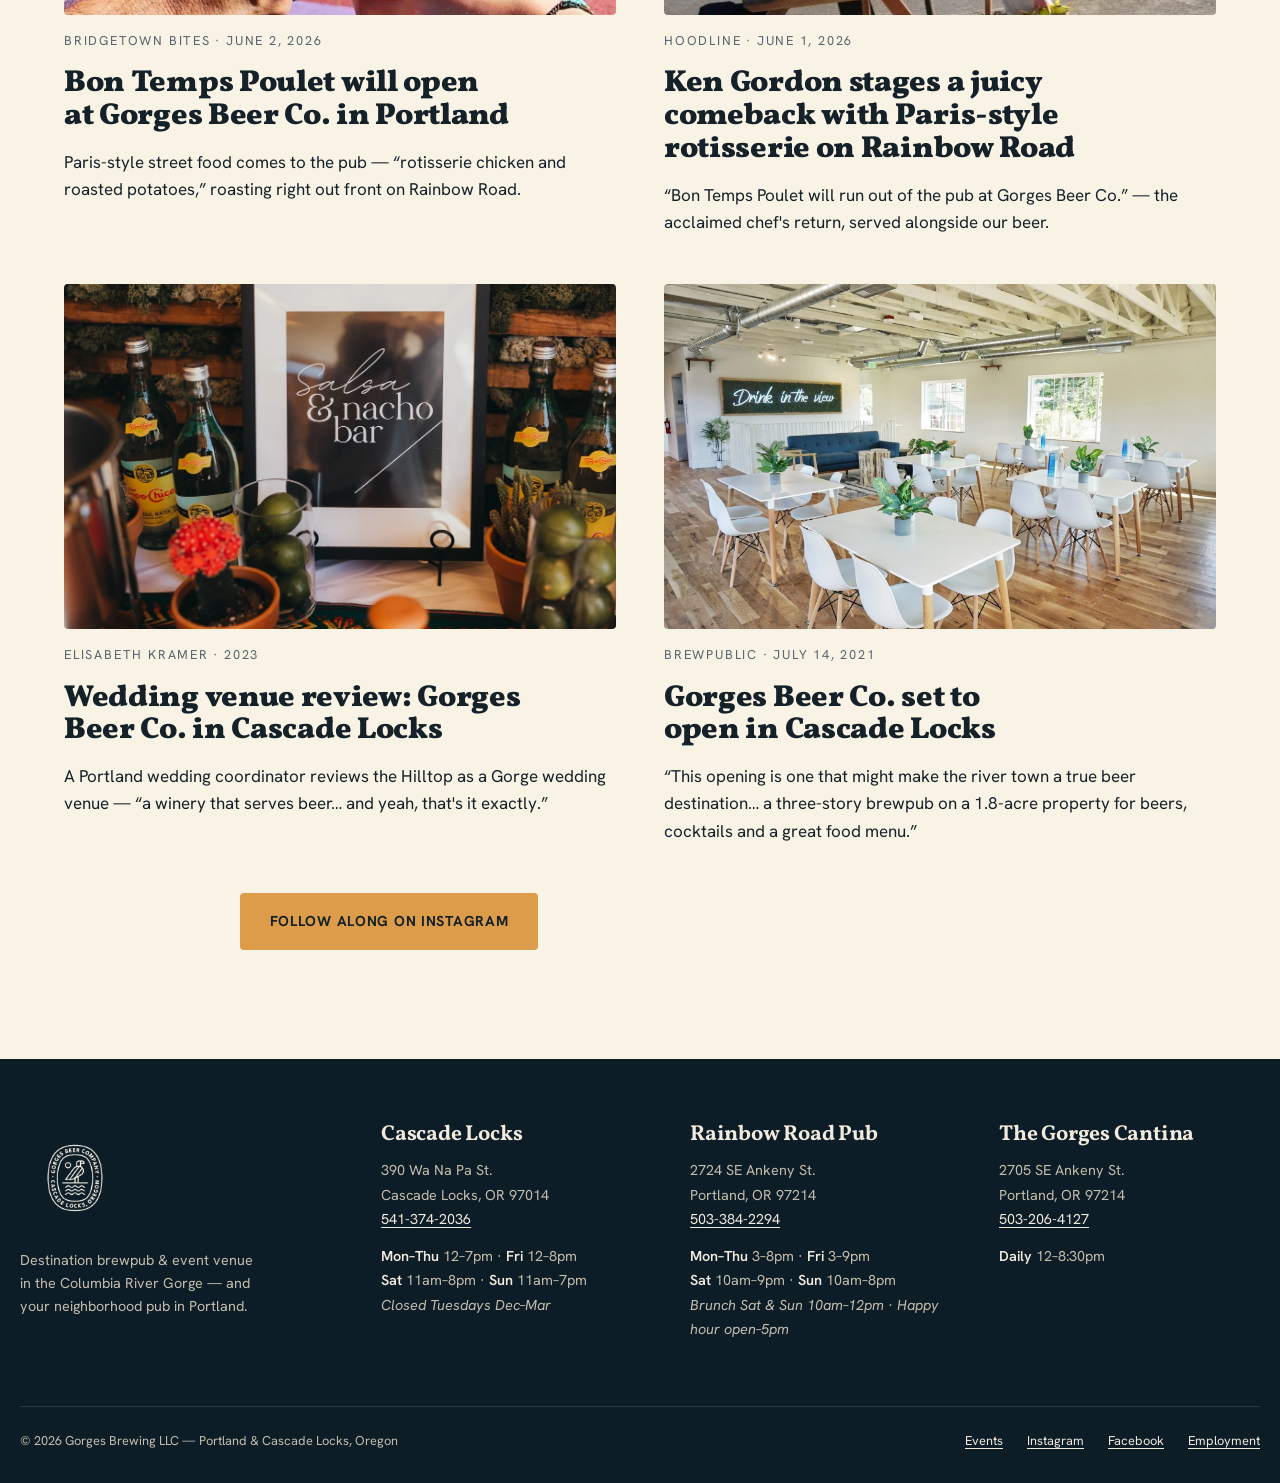
<file: news.html>
<!DOCTYPE html>
<html lang="en">
<head>
  <meta name="robots" content="noindex, nofollow">
  <meta charset="UTF-8">
  <meta name="viewport" content="width=device-width, initial-scale=1.0">
  <!-- Google Tag Manager -->
  <script>(function(w,d,s,l,i){w[l]=w[l]||[];w[l].push({'gtm.start':
  new Date().getTime(),event:'gtm.js'});var f=d.getElementsByTagName(s)[0],
  j=d.createElement(s),dl=l!='dataLayer'?'&l='+l:'';j.async=true;j.src=
  'https://www.googletagmanager.com/gtm.js?id='+i+dl;f.parentNode.insertBefore(j,f);
  })(window,document,'script','dataLayer','GTM-WCTS4HXP');</script>
  <!-- End Google Tag Manager -->
  <title>News &amp; Press — Gorges Beer Co | Cascade Locks &amp; Portland</title>
  <meta name="description" content="Press and news about Gorges Beer Co: Brewpublic, Eater PDX, New School Beer and more on the Cascade Locks flagship, the Rainbow Road plaza, and what's brewing.">
  <link rel="icon" href="images/logo-badge-cream.png">
  <link rel="canonical" href="https://www.gorgesbeer.com/news">
  <meta property="og:title" content="News &amp; Press — Gorges Beer Co">
  <meta property="og:description" content="What the press says about the Gorge's beer destination.">
  <meta property="og:type" content="website">
  <meta property="og:image" content="images/beer-cans.jpg">
  <link rel="stylesheet" href="css/styles.css">
</head>
<body>
<!-- Google Tag Manager (noscript) -->
<noscript><iframe src="https://www.googletagmanager.com/ns.html?id=GTM-WCTS4HXP"
height="0" width="0" style="display:none;visibility:hidden"></iframe></noscript>
<!-- End Google Tag Manager (noscript) -->
  <a class="skip-link" href="#main">Skip to content</a>

  <header class="site-header site-header--solid">
    <div class="container--wide">
      <nav class="nav" aria-label="Main">
        <a class="nav__brand" href="index.html">
          <img src="images/logo-badge-cream.png" alt="Gorges Beer Company — Cascade Locks, Oregon">
          <span>Gorges Beer Co</span>
        </a>
        <button class="nav__toggle" aria-expanded="false" aria-controls="nav-links" aria-label="Menu">
          <svg viewBox="0 0 24 24" fill="none" stroke="currentColor" stroke-width="2" stroke-linecap="round"><path d="M3 6h18M3 12h18M3 18h18"/></svg>
        </button>
        <ul class="nav__links" id="nav-links">
          <li><a href="index.html">Home</a></li>
          <li><a href="weddings-events.html">Weddings &amp; Events</a></li>
          <li><a href="beer.html">Beer</a></li>
          <li class="nav__dd">
            <button class="nav__dd-btn" type="button" aria-expanded="false" aria-haspopup="true">
              Locations &amp; Menus
              <svg viewBox="0 0 12 8" fill="none" stroke="currentColor" stroke-width="2" stroke-linecap="round" stroke-linejoin="round" aria-hidden="true"><path d="M1 1.5 6 6.5 11 1.5"/></svg>
            </button>
            <ul class="nav__dd-menu">
              <li><a href="menu-cascade-locks.html">Cascade Locks — Menu &amp; Hours</a></li>
              <li><a href="menu-pdx.html">Portland — Menu &amp; Hours</a></li>
              <li><a href="happy-hour.html">Happy Hour Menu</a></li>
            </ul>
          </li>
          <li><a href="news.html" aria-current="page">News</a></li>
          <li><a class="nav__cta" href="weddings-events.html#inquiry">Book an Event</a></li>
        </ul>
      </nav>
    </div>
  </header>

  <main id="main">
    <section class="section section--navy" style="padding-top: calc(var(--section-pad) + 4.25rem);">
      <div class="container">
        <span class="eyebrow">Brewery news &amp; press</span>
        <h1 style="font-size: var(--text-2xl); color: var(--on-navy);">Cascade Locks as&hellip; a beer destination?</h1>
        <p class="lede">That was the question the beer press asked. Here's how it's gone.</p>
      </div>
    </section>

    <section class="section">
      <div class="container">
        <div class="news-list">
          <article class="news-card reveal">
            <img src="images/banner-patio.jpg" alt="The riverside patio at Gorges Beer Co" width="1800" height="990" loading="lazy">
            <time datetime="2026-06">OregonLive &middot; June 2026</time>
            <h3><a href="https://www.oregonlive.com/dining/2026/06/12-new-portland-restaurants-to-know-from-wood-fired-pizza-to-indonesian-rice-feasts.html" rel="noopener">12 new Portland restaurants to know, from wood-fired pizza to Indonesian rice feasts</a></h3>
            <p>Oregon's paper of record rounds up the new Portland spots worth knowing this summer &mdash; including the arrival of Bon Temps Poulet, the Parisian rotisserie at our Rainbow Road pub.</p>
          </article>

          <article class="news-card reveal">
            <img src="images/food-bruschetta.jpg" alt="A scratch-kitchen plate at Gorges Beer Co" width="1800" height="1693" loading="lazy">
            <time datetime="2026-06-02">Willamette Week &middot; June 2, 2026</time>
            <h3><a href="https://www.wweek.com/food/2026/06/02/ken-gordon-is-bringing-parisian-style-rotisserie-chicken-to-southeast-portland/" rel="noopener">Ken Gordon is bringing Parisian-style rotisserie chicken to Southeast Portland</a></h3>
            <p>&ldquo;It seemed like every butcher shop you were at had a rotisserie machine out front with the potatoes that cooked on the base of it.&rdquo; Bon Temps Poulet lands at the Rainbow Road pub.</p>
          </article>

          <article class="news-card reveal">
            <img src="images/patio-crowd.jpg" alt="A crowd on the patio at the Rainbow Road pub" width="1800" height="1800" loading="lazy">
            <time datetime="2026-06-02">Bridgetown Bites &middot; June 2, 2026</time>
            <h3><a href="https://bridgetownbites.com/2026/06/02/bon-temps-poulet-gorges-beer-co-portland-oregon/" rel="noopener">Bon Temps Poulet will open at Gorges Beer Co. in Portland</a></h3>
            <p>Paris-style street food comes to the pub &mdash; &ldquo;rotisserie chicken and roasted potatoes,&rdquo; roasting right out front on Rainbow Road.</p>
          </article>

          <article class="news-card reveal">
            <img src="images/news-rainbow-road.jpg" alt="The Rainbow Road dining plaza on SE Ankeny" width="1800" height="1800" loading="lazy">
            <time datetime="2026-06-01">Hoodline &middot; June 1, 2026</time>
            <h3><a href="https://hoodline.com/2026/06/ken-gordon-stages-juicy-comeback-with-paris-style-rotisserie-on-rainbow-road/" rel="noopener">Ken Gordon stages a juicy comeback with Paris-style rotisserie on Rainbow Road</a></h3>
            <p>&ldquo;Bon Temps Poulet will run out of the pub at Gorges Beer Co.&rdquo; &mdash; the acclaimed chef's return, served alongside our beer.</p>
          </article>

          <article class="news-card reveal">
            <img src="images/wedding-ceremony-lawn.jpg" alt="A hilltop wedding ceremony above the Columbia River at Gorges Beer Co" width="1200" height="1800" loading="lazy">
            <time datetime="2023-05-17">Elisabeth Kramer &middot; 2023</time>
            <h3><a href="https://www.elisabethkramer.com/unwed/columbia-river-gorge-wedding-venue-review-cost" rel="noopener">Wedding venue review: Gorges Beer Co. in Cascade Locks</a></h3>
            <p>A Portland wedding coordinator reviews the Hilltop as a Gorge wedding venue &mdash; &ldquo;a winery that serves beer&hellip; and yeah, that's it exactly.&rdquo;</p>
          </article>

          <article class="news-card reveal">
            <img src="images/news-newschool.jpg" alt="Gorges Beer Co flagship in Cascade Locks shortly after opening" width="1800" height="1202" loading="lazy">
            <time datetime="2021-07-14">Brewpublic &middot; July 14, 2021</time>
            <h3><a href="https://brewpublic.com/beer-news/gorges-beer-co-set-to-open-in-cascade-locks-today/" rel="noopener">Gorges Beer Co. set to open in Cascade Locks</a></h3>
            <p>&ldquo;This opening is one that might make the river town a true beer destination&hellip; a three-story brewpub on a 1.8-acre property for beers, cocktails and a great food menu.&rdquo;</p>
          </article>
        </div>

        <p class="text-center mt-2xl"><a class="btn btn--amber" href="https://www.instagram.com/gorgesbeer" rel="noopener">Follow along on Instagram</a></p>
      </div>
    </section>
  </main>

  <footer class="site-footer">
    <div class="container--wide">
      <div class="footer-grid">
        <div class="footer-brand">
          <img src="images/logo-badge-cream.png" alt="" aria-hidden="true">
          <p>Destination brewpub &amp; event venue in the Columbia River Gorge — and your neighborhood pub in Portland.</p>
        </div>
        <div class="footer-loc">
          <h3>Cascade Locks</h3>
          <p>390 Wa Na Pa St.<br>Cascade Locks, OR 97014<br><a href="tel:+15413742036">541-374-2036</a></p>
          <p class="hours"><strong>Mon–Thu</strong> 12–7pm &middot; <strong>Fri</strong> 12–8pm<br><strong>Sat</strong> 11am–8pm &middot; <strong>Sun</strong> 11am–7pm<br><em>Closed Tuesdays Dec–Mar</em></p>
        </div>
        <div class="footer-loc">
          <h3>Rainbow Road Pub</h3>
          <p>2724 SE Ankeny St.<br>Portland, OR 97214<br><a href="tel:+15033842294">503-384-2294</a></p>
          <p class="hours"><strong>Mon–Thu</strong> 3–8pm &middot; <strong>Fri</strong> 3–9pm<br><strong>Sat</strong> 10am–9pm &middot; <strong>Sun</strong> 10am–8pm<br><em>Brunch Sat &amp; Sun 10am–12pm &middot; Happy hour open–5pm</em></p>
        </div>
        <div class="footer-loc">
          <h3>The Gorges Cantina</h3>
          <p>2705 SE Ankeny St.<br>Portland, OR 97214<br><a href="tel:+15032064127">503-206-4127</a></p>
          <p class="hours"><strong>Daily</strong> 12–8:30pm</p>
        </div>
      </div>
      <div class="footer-base">
        <p>&copy; 2026 Gorges Brewing LLC — Portland &amp; Cascade Locks, Oregon</p>
        <nav aria-label="Footer">
          <a href="weddings-events.html">Events</a>
          <a href="https://www.instagram.com/gorgesbeer" rel="noopener">Instagram</a>
          <a href="https://www.facebook.com/Gorges-Beer-Co-111196990319168" rel="noopener">Facebook</a>
          <a href="employment.html">Employment</a>
        </nav>
      </div>
    </div>
  </footer>

  <script src="js/config.js"></script>
  <script src="js/main.js"></script>
</body>
</html>
</file>
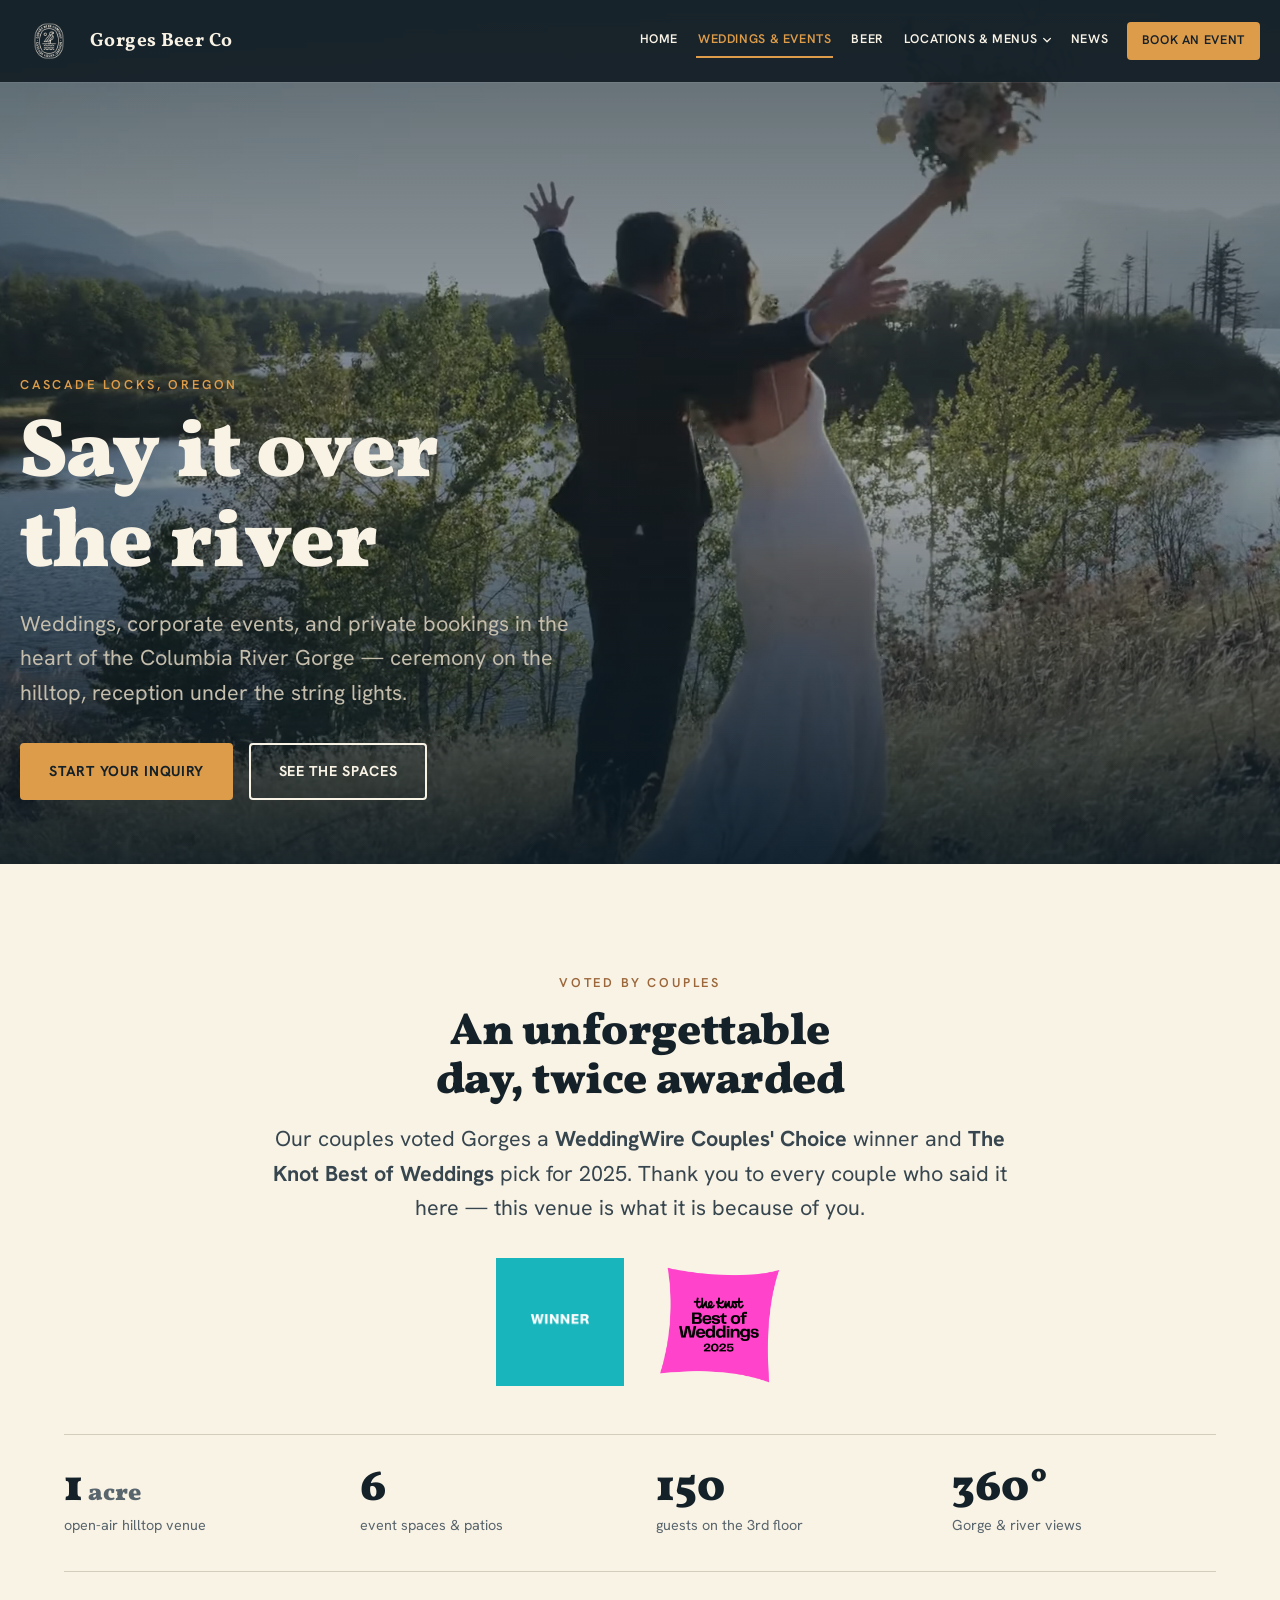
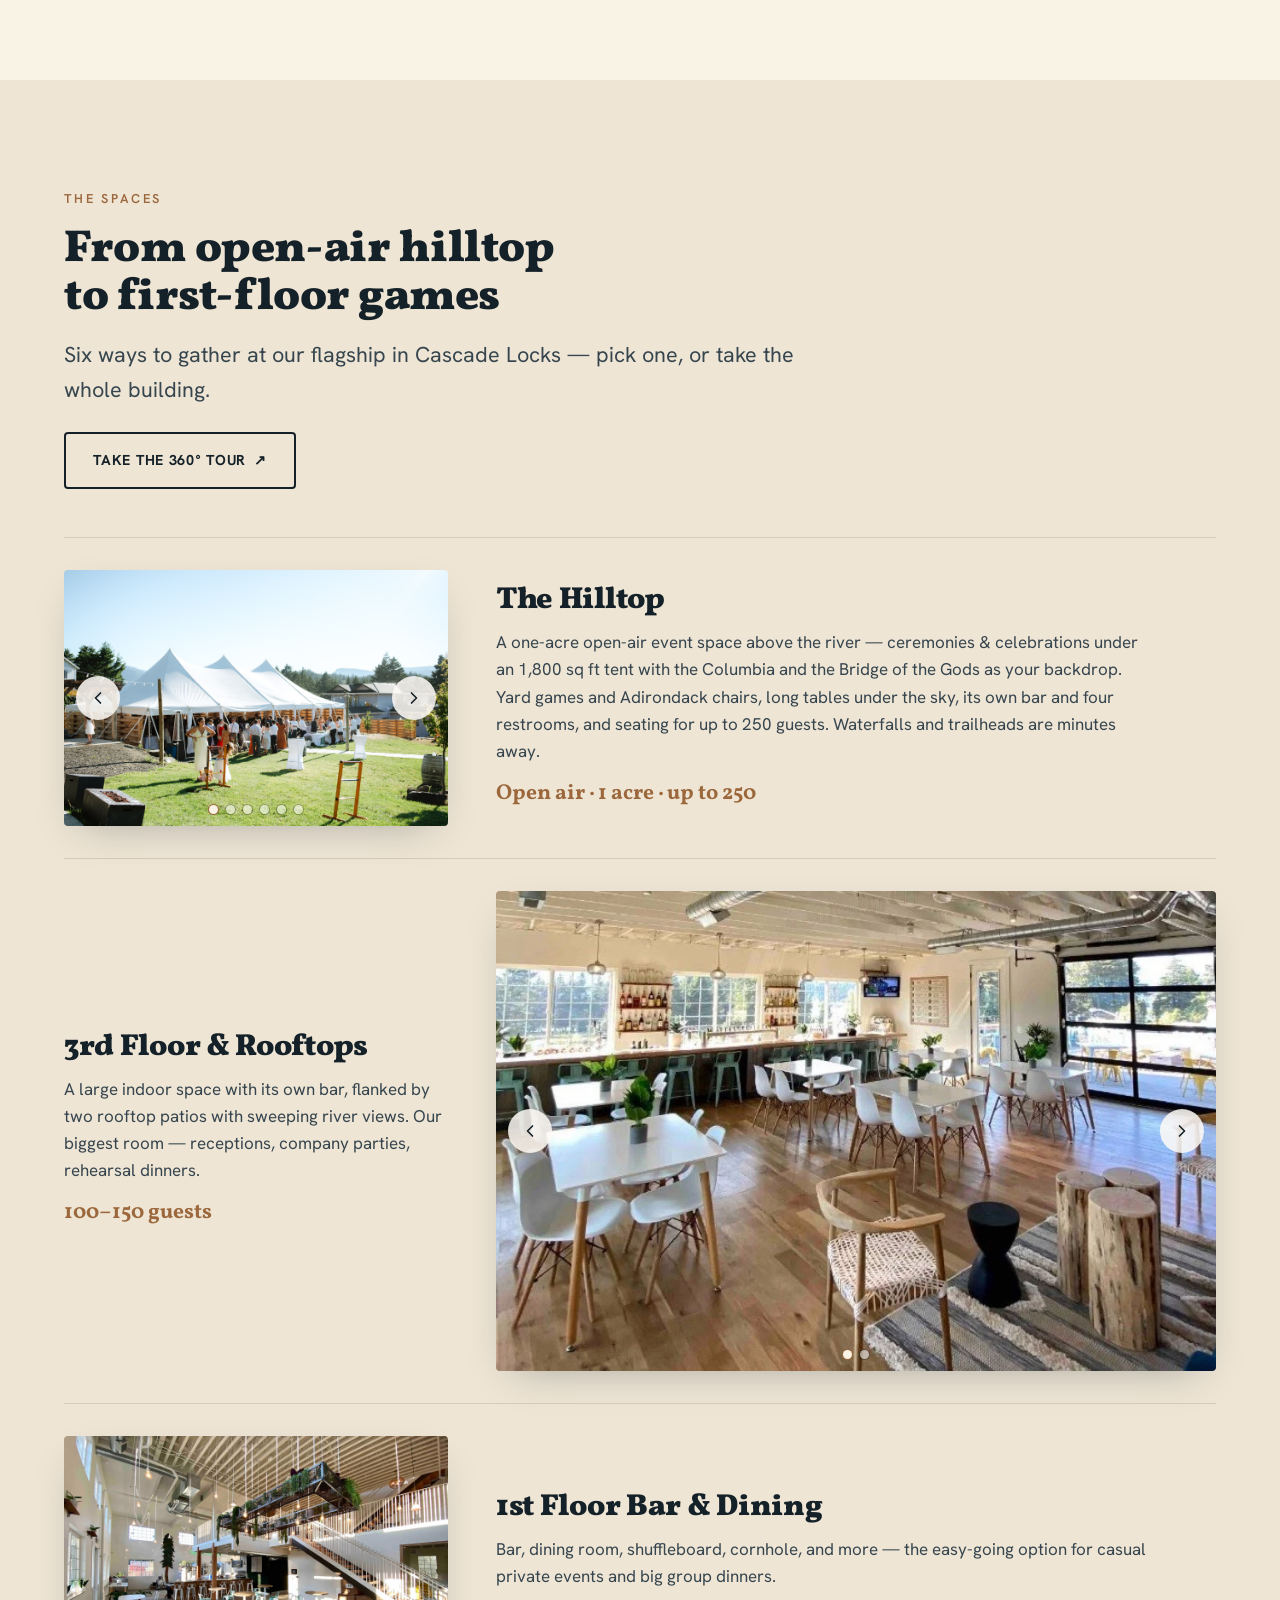
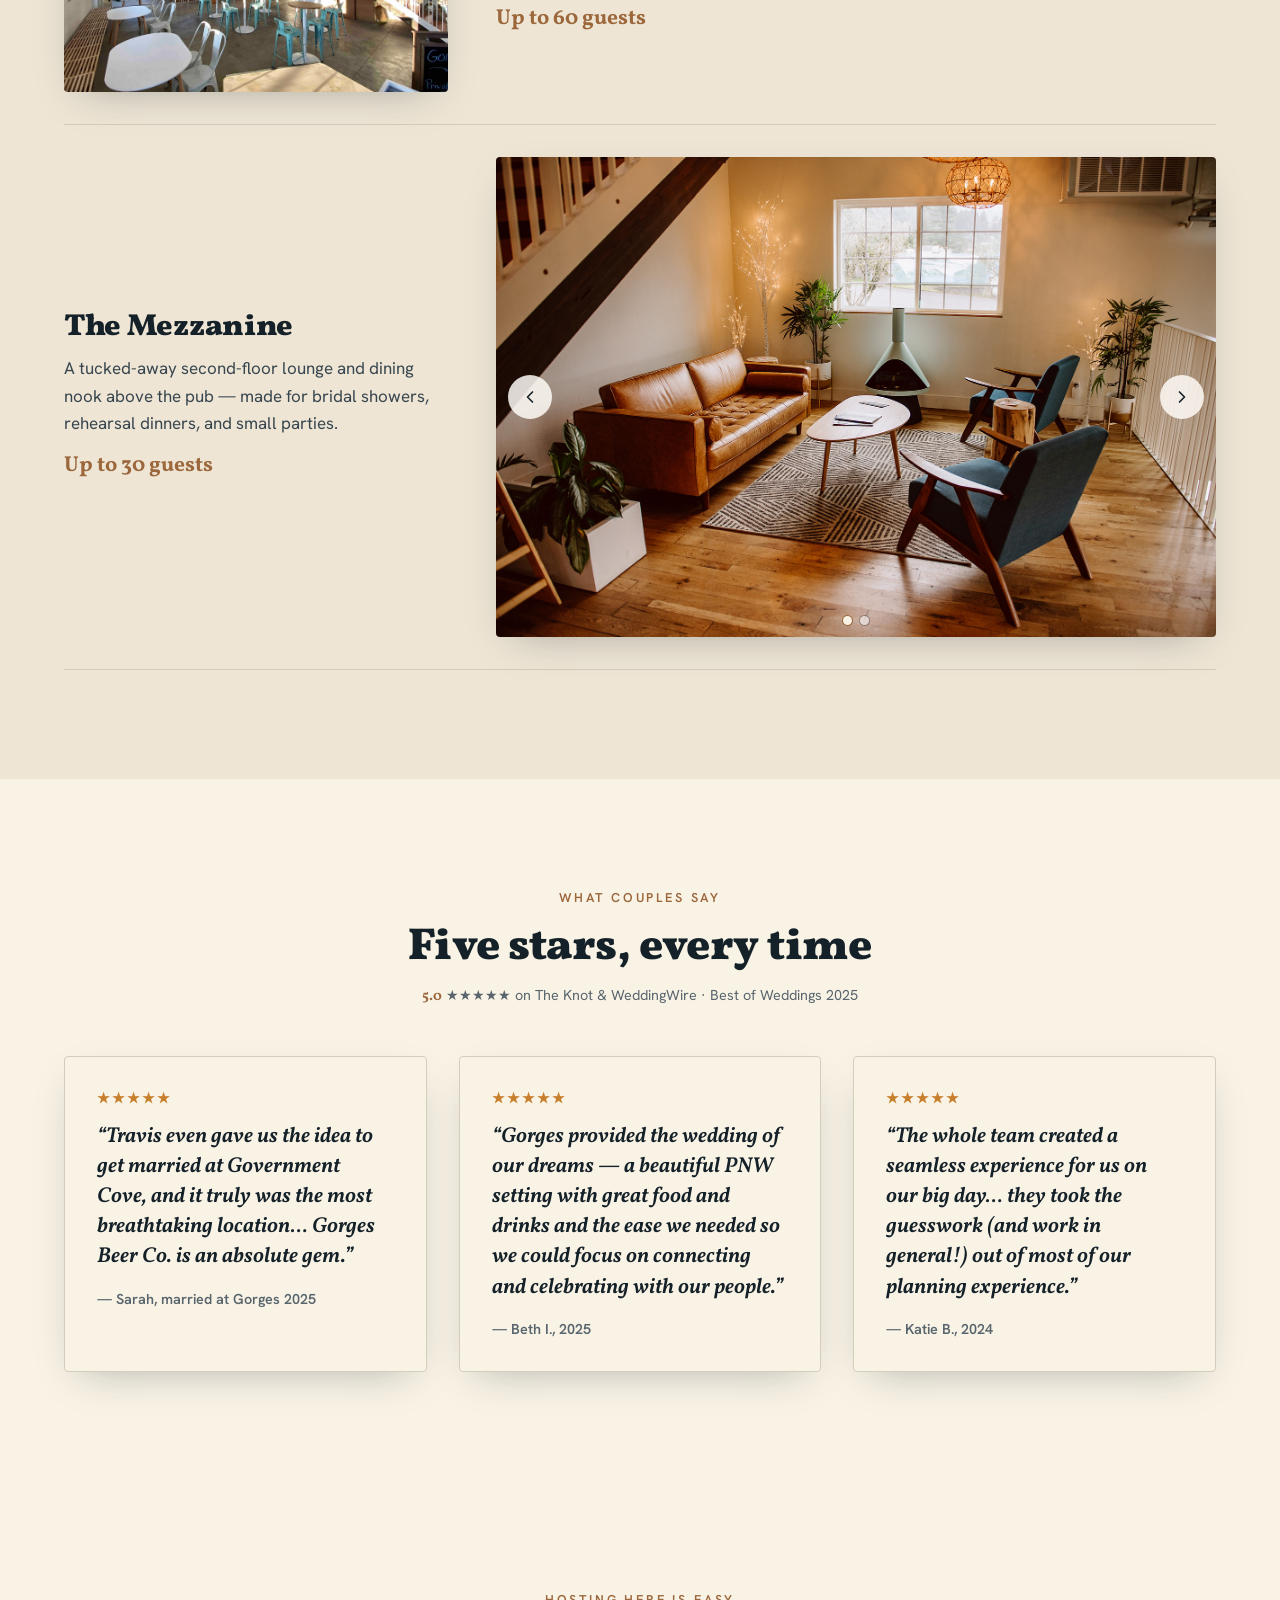
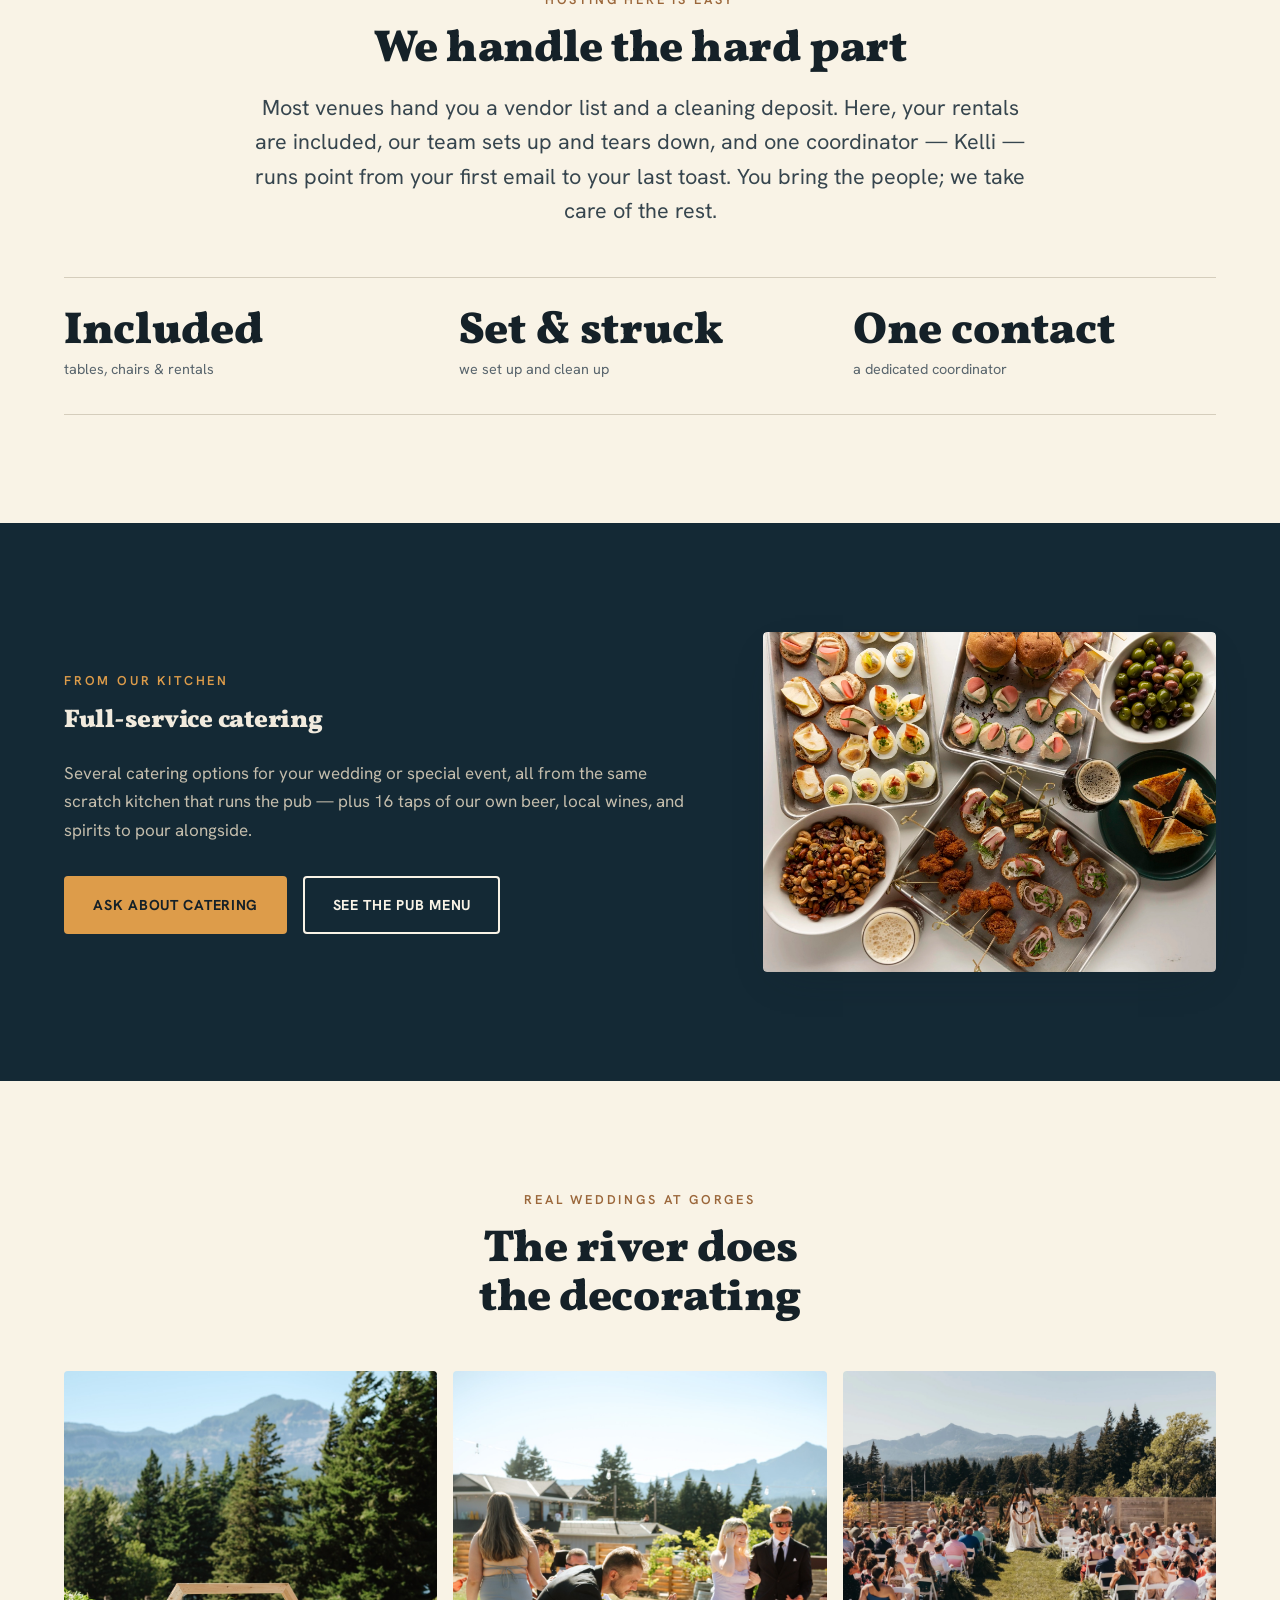
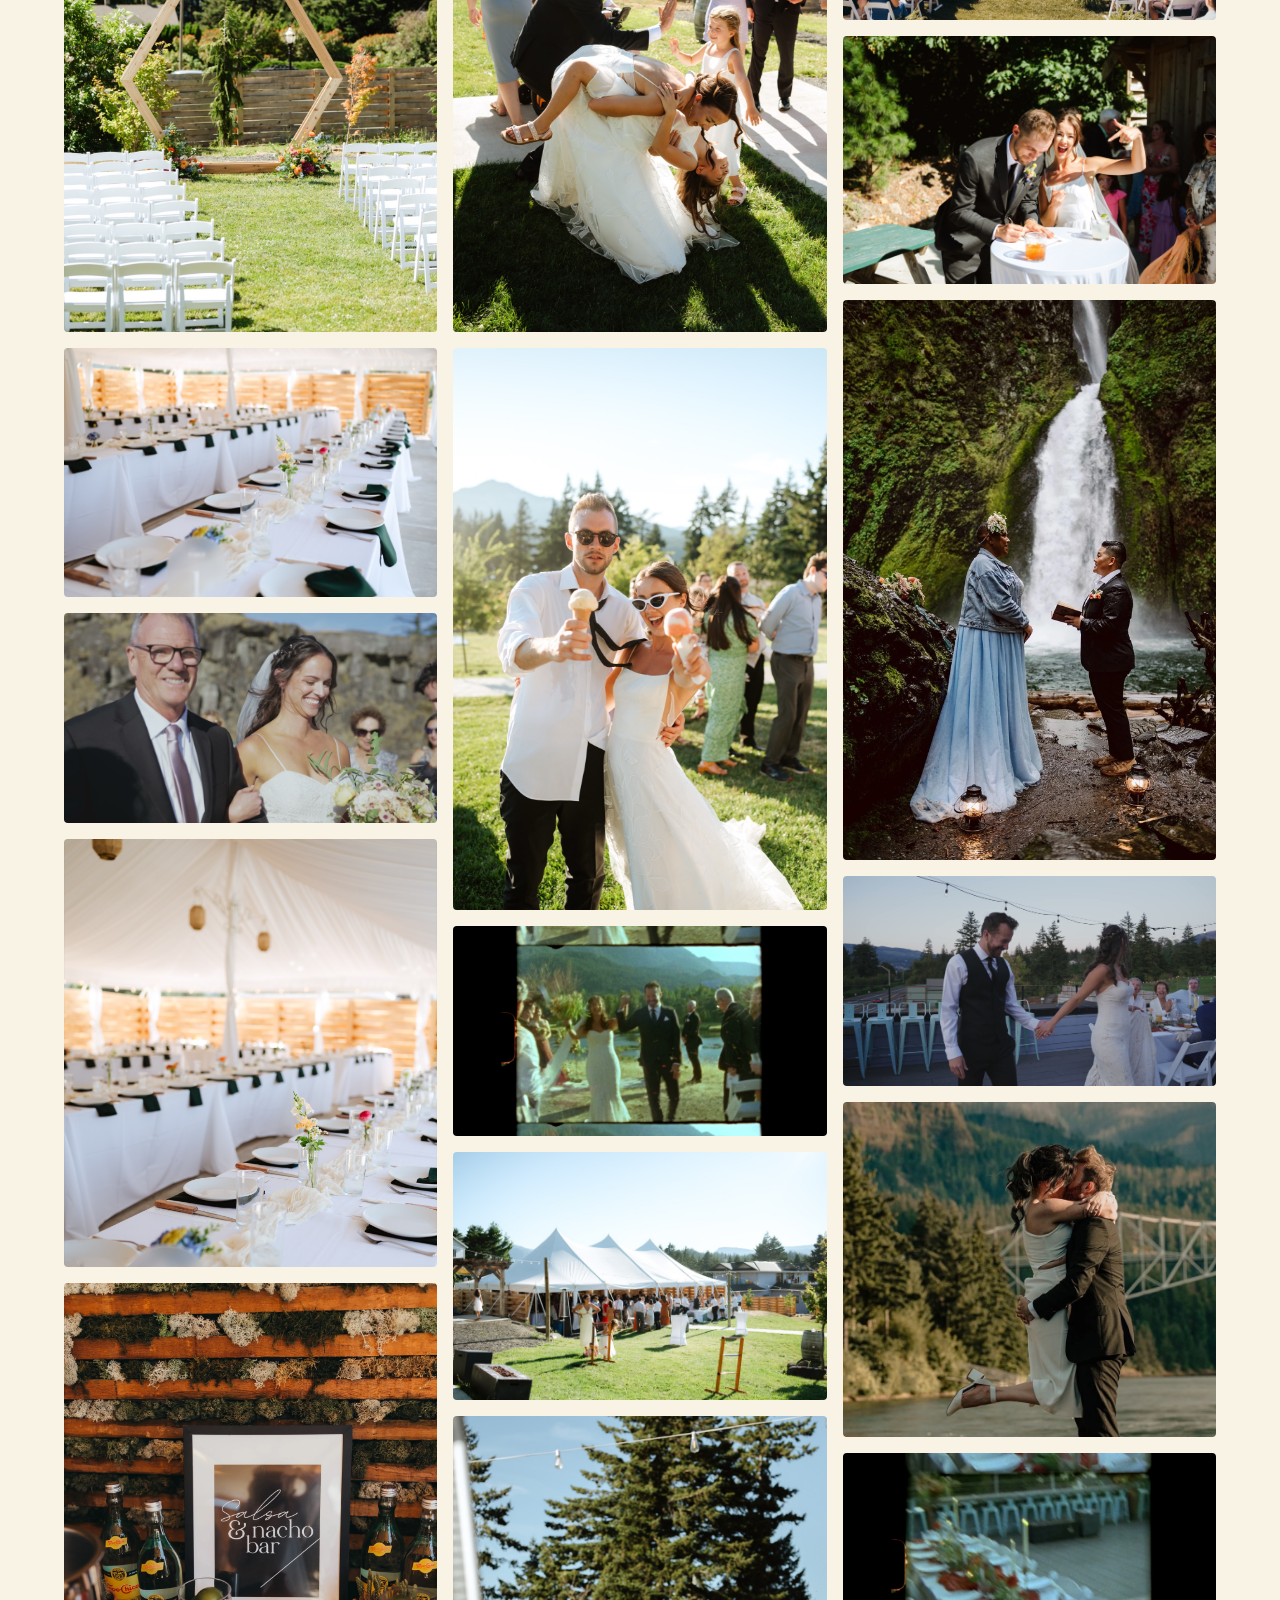
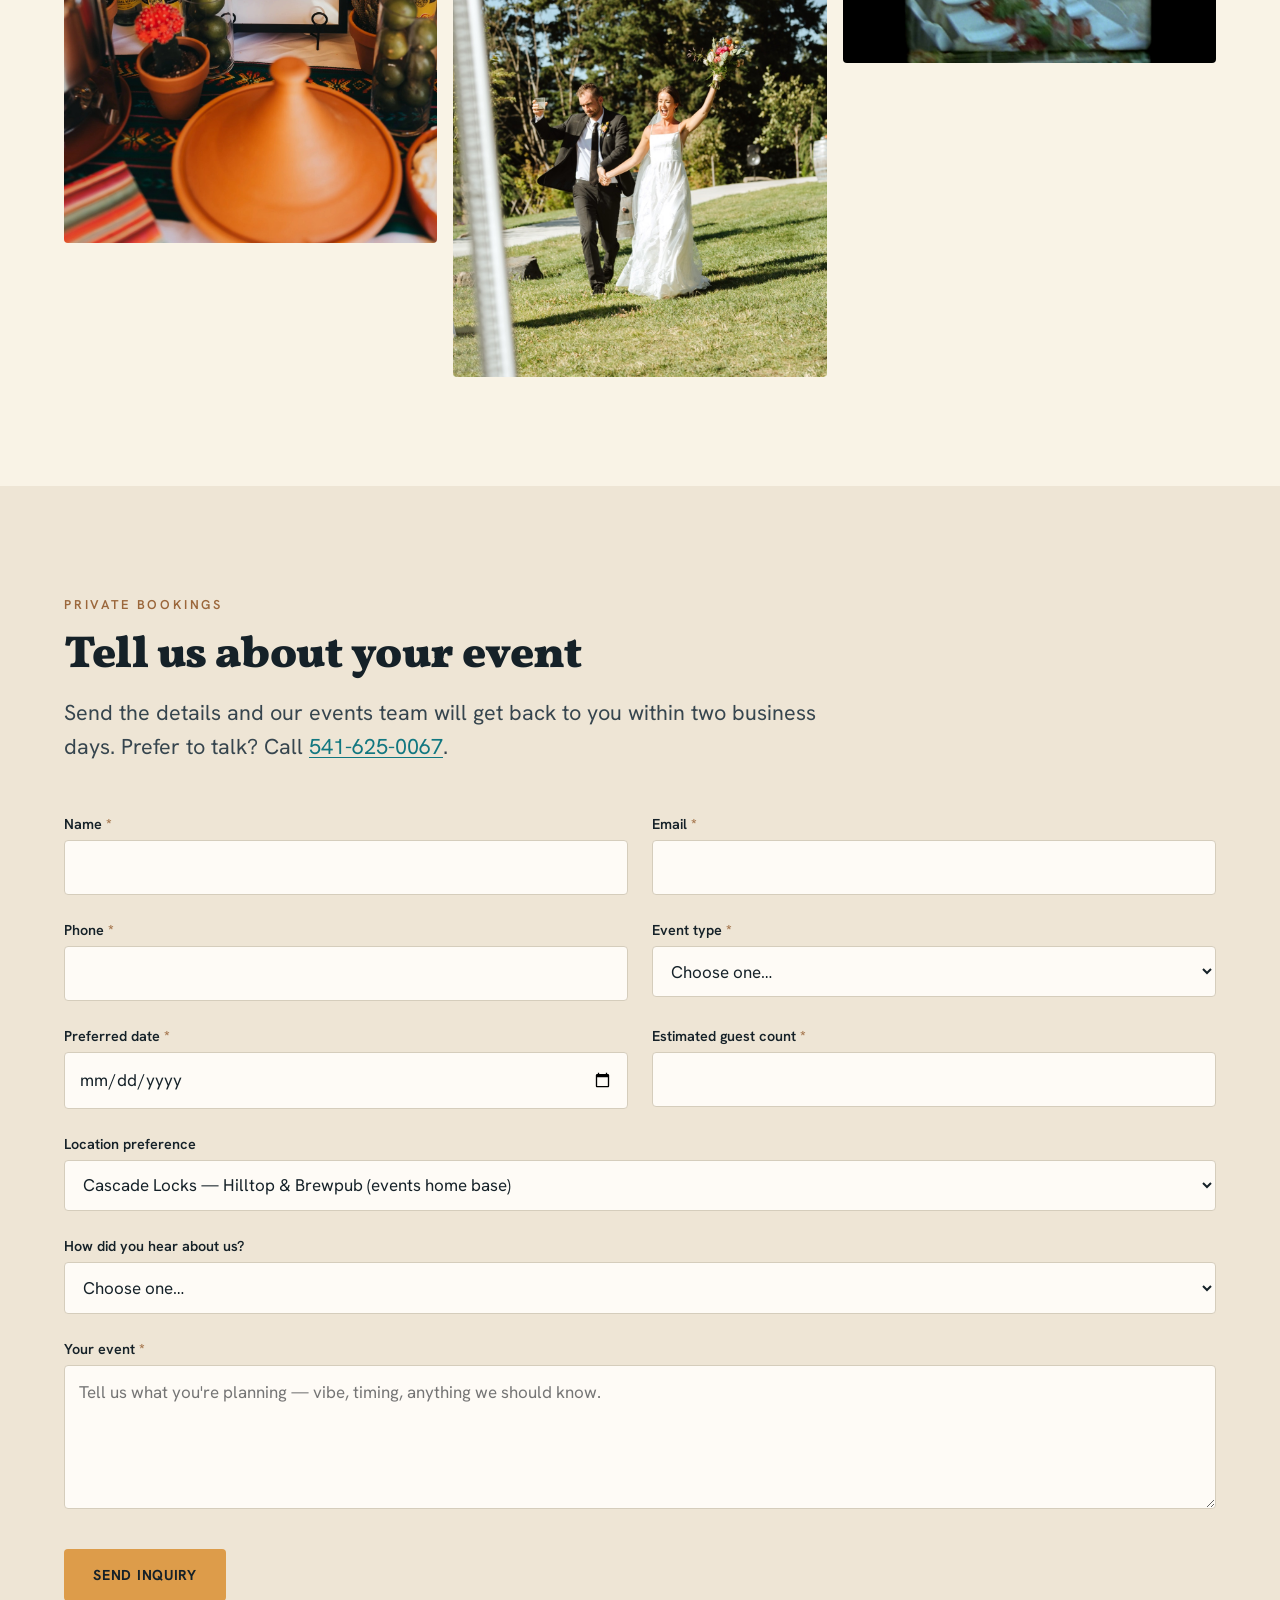
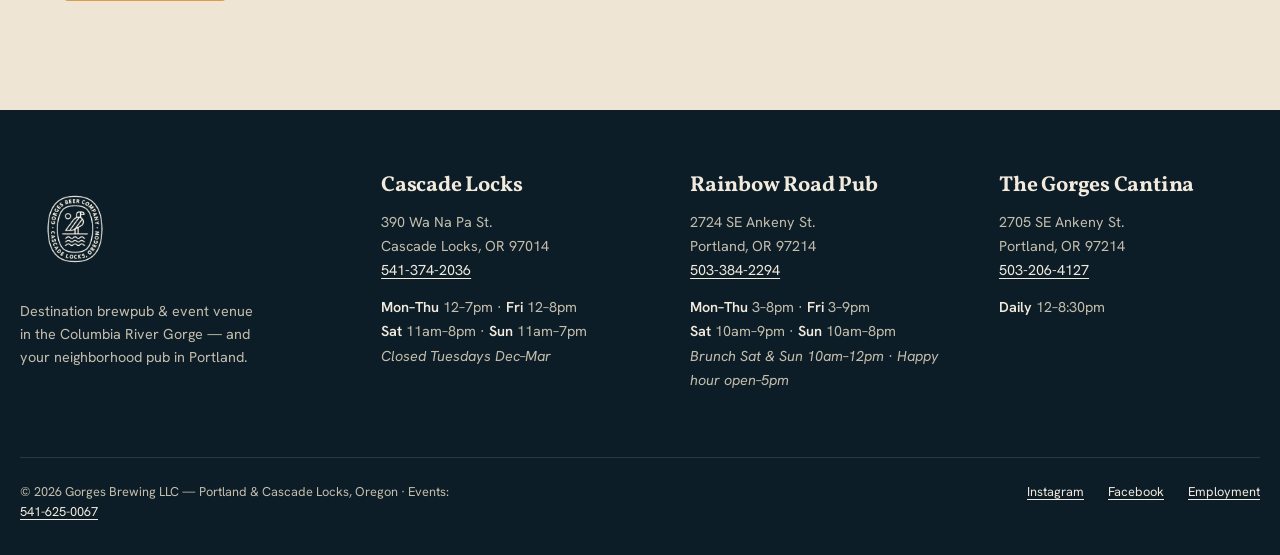
<file: weddings-events.html>
<!DOCTYPE html>
<html lang="en">
<head>
  <meta name="robots" content="noindex, nofollow">
  <meta charset="UTF-8">
  <meta name="viewport" content="width=device-width, initial-scale=1.0">
  <!-- Google Tag Manager -->
  <script>(function(w,d,s,l,i){w[l]=w[l]||[];w[l].push({'gtm.start':
  new Date().getTime(),event:'gtm.js'});var f=d.getElementsByTagName(s)[0],
  j=d.createElement(s),dl=l!='dataLayer'?'&l='+l:'';j.async=true;j.src=
  'https://www.googletagmanager.com/gtm.js?id='+i+dl;f.parentNode.insertBefore(j,f);
  })(window,document,'script','dataLayer','GTM-WCTS4HXP');</script>
  <!-- End Google Tag Manager -->
  <title>Weddings &amp; Events in the Columbia River Gorge — Gorges Beer Co, Cascade Locks OR</title>
  <meta name="description" content="An award-winning Columbia Gorge wedding and event venue in Cascade Locks: a 1-acre open-air hilltop ceremony site plus six spaces across our three-story brewpub — rooftop patios, river views, and full-service catering for up to 150 guests.">
  <link rel="icon" href="images/logo-badge-cream.png">
  <link rel="canonical" href="https://www.gorgesbeer.com/weddings-events">
  <meta property="og:title" content="Weddings &amp; Events — Gorges Beer Co, Columbia River Gorge">
  <meta property="og:description" content="Say it over the river. Award-winning Gorge weddings, corporate events &amp; private bookings — hilltop venue, rooftop patios, full-service catering.">
  <meta property="og:type" content="website">
  <meta property="og:image" content="images/still-ceremony-gorge.jpg">
  <link rel="preload" as="image" href="videos/events-poster-couple.jpg">
  <link rel="stylesheet" href="css/styles.css">
  <!-- Cloudflare Turnstile. The inquiry Worker fails CLOSED on a missing token, so this script
       and the widget in #inquiry-form are load-bearing for the lead path, not decoration.
       async+defer: it must never block the page, and the form is JS-driven anyway. -->
  <script src="https://challenges.cloudflare.com/turnstile/v0/api.js" async defer></script>
  <script type="application/ld+json">
  {
    "@context": "https://schema.org",
    "@type": "EventVenue",
    "name": "Gorges Beer Co — Hilltop Event Venue & Brewpub",
    "description": "Columbia River Gorge wedding and event venue: 1-acre open-air hilltop site and six spaces across a three-story brewpub with rooftop patios. Full-service catering. WeddingWire Couples' Choice and The Knot Best of Weddings 2025.",
    "telephone": "+1-541-625-0067",
    "maximumAttendeeCapacity": 250,
    "address": { "@type": "PostalAddress", "streetAddress": "390 Wa Na Pa St.", "addressLocality": "Cascade Locks", "addressRegion": "OR", "postalCode": "97014", "addressCountry": "US" },
    "award": ["WeddingWire Couples' Choice Awards 2025", "The Knot Best of Weddings 2025"],
    "aggregateRating": { "@type": "AggregateRating", "ratingValue": "5.0", "reviewCount": "11", "bestRating": "5" },
    "review": [
      { "@type": "Review", "reviewRating": { "@type": "Rating", "ratingValue": "5", "bestRating": "5" }, "author": { "@type": "Person", "name": "Sarah" }, "reviewBody": "Travis even gave us the idea to get married at Government Cove, and it truly was the most breathtaking location. Gorges Beer Co. is an absolute gem." },
      { "@type": "Review", "reviewRating": { "@type": "Rating", "ratingValue": "5", "bestRating": "5" }, "author": { "@type": "Person", "name": "Beth I." }, "reviewBody": "Gorges provided the wedding of our dreams — a beautiful PNW setting with great food and drinks and the ease we needed so we could focus on connecting and celebrating with our people." },
      { "@type": "Review", "reviewRating": { "@type": "Rating", "ratingValue": "5", "bestRating": "5" }, "author": { "@type": "Person", "name": "Katie B." }, "reviewBody": "The whole team created a seamless experience for us on our big day, even pivoting last-minute to host us inside. They took the guesswork (and work in general!) out of most of our planning experience." }
    ],
    "url": "https://www.gorgesbeer.com/weddings-events.html"
  }
  </script>
</head>
<body>
<!-- Google Tag Manager (noscript) -->
<noscript><iframe src="https://www.googletagmanager.com/ns.html?id=GTM-WCTS4HXP"
height="0" width="0" style="display:none;visibility:hidden"></iframe></noscript>
<!-- End Google Tag Manager (noscript) -->
  <a class="skip-link" href="#main">Skip to content</a>

  <header class="site-header site-header--solid">
    <div class="container--wide">
      <nav class="nav" aria-label="Main">
        <a class="nav__brand" href="index.html">
          <img src="images/logo-badge-cream.png" alt="Gorges Beer Company — Cascade Locks, Oregon">
          <span>Gorges Beer Co</span>
        </a>
        <button class="nav__toggle" aria-expanded="false" aria-controls="nav-links" aria-label="Menu">
          <svg viewBox="0 0 24 24" fill="none" stroke="currentColor" stroke-width="2" stroke-linecap="round"><path d="M3 6h18M3 12h18M3 18h18"/></svg>
        </button>
        <ul class="nav__links" id="nav-links">
          <li><a href="index.html">Home</a></li>
          <li><a href="weddings-events.html" aria-current="page">Weddings &amp; Events</a></li>
          <li><a href="beer.html">Beer</a></li>
          <li class="nav__dd">
            <button class="nav__dd-btn" type="button" aria-expanded="false" aria-haspopup="true">
              Locations &amp; Menus
              <svg viewBox="0 0 12 8" fill="none" stroke="currentColor" stroke-width="2" stroke-linecap="round" stroke-linejoin="round" aria-hidden="true"><path d="M1 1.5 6 6.5 11 1.5"/></svg>
            </button>
            <ul class="nav__dd-menu">
              <li><a href="menu-cascade-locks.html">Cascade Locks — Menu &amp; Hours</a></li>
              <li><a href="menu-pdx.html">Portland — Menu &amp; Hours</a></li>
              <li><a href="happy-hour.html">Happy Hour Menu</a></li>
            </ul>
          </li>
          <li><a href="news.html">News</a></li>
          <li><a class="nav__cta" href="#inquiry">Book an Event</a></li>
        </ul>
      </nav>
    </div>
  </header>

  <main id="main">

    <!-- HERO: 18.6s muted looped couple-led cut (Government Cove) — LEADS with the arms-up celebration facing the river (client pick, 2026-06-30), then restart → first look by the river, veil embrace, father walks the bride, ceremony kiss; celebration→day loop seam is intentional (phase-rotated from the original edit, seamless). Venue-first cut lives on the home weddings teaser. -->
    <section class="hero" aria-label="Weddings and events at Gorges Beer Co">
      <div class="hero__media">
        <video autoplay muted loop playsinline preload="metadata" poster="videos/events-poster-couple.jpg" aria-hidden="true">
          <source src="videos/events-loop-couple.mp4" type="video/mp4">
          <source src="videos/events-loop-couple.webm" type="video/webm">
        </video>
      </div>
      <div class="hero__scrim"></div>
      <div class="hero__content container--wide">
        <span class="eyebrow">Cascade Locks, Oregon</span>
        <h1>Say it over the river</h1>
        <p class="lede">Weddings, corporate events, and private bookings in the heart of the Columbia River Gorge — ceremony on the hilltop, reception under the string lights.</p>
        <div class="hero__actions">
          <a class="btn btn--amber" href="#inquiry">Start your inquiry</a>
          <a class="btn btn--ghost" href="#spaces">See the spaces</a>
        </div>
      </div>
    </section>

    <section class="section">
      <div class="container">
        <div class="section-head section-head--center reveal">
          <span class="eyebrow">Voted by couples</span>
          <h2>An unforgettable day, twice awarded</h2>
          <p class="lede">Our couples voted Gorges a <strong>WeddingWire Couples' Choice</strong> winner and <strong>The Knot Best of Weddings</strong> pick for 2025. Thank you to every couple who said it here — this venue is what it is because of you.</p>
          <div class="award-badges mt-xl" style="justify-content:center;">
            <img src="images/badge-weddingwire-cca-2025.png" alt="WeddingWire Couples' Choice Awards 2025 winner" loading="lazy" width="240" height="240">
            <img src="images/badge-knot-2025.png" alt="The Knot Best of Weddings 2025" loading="lazy" width="240" height="240">
          </div>
        </div>
        <div class="stat-strip mt-2xl reveal">
          <div><strong>1<span style="font-size:.55em"> acre</span></strong><span>open-air hilltop venue</span></div>
          <div><strong>6</strong><span>event spaces &amp; patios</span></div>
          <div><strong>150</strong><span>guests on the 3rd floor</span></div>
          <div><strong>360&deg;</strong><span>Gorge &amp; river views</span></div>
        </div>
      </div>
    </section>

    <section class="section section--tint" id="spaces">
      <div class="container">
        <div class="section-head">
          <span class="eyebrow">The spaces</span>
          <h2>From open-air hilltop to first-floor games</h2>
          <p class="lede">Six ways to gather at our flagship in Cascade Locks — pick one, or take the whole building.</p>
          <p class="mt-lg"><a class="btn btn--line" href="https://www.theknot.com/marketplace/gorges-beer-co-cascade-locks-or-2067383#unified-lightbox-modal" target="_blank" rel="noopener noreferrer">Take the 360&deg; tour <span aria-hidden="true">&#8599;</span></a></p>
        </div>
        <div class="spaces reveal">
          <div class="space-row">
            <figure class="space-row__media" data-carousel>
              <div class="carousel__track">
                <img src="images/space-hilltop.jpg" alt="The one-acre open-air Hilltop with a wedding tent, lawn games and the Columbia Gorge behind" loading="lazy" width="1800" height="1197">
                <img src="images/hilltop-2.jpg" alt="An open-air Hilltop wedding ceremony with guests seated on the lawn and the Columbia Gorge mountains behind" loading="lazy" hidden>
                <img src="images/hilltop-3.jpg" alt="Long reception tables set with white linens and greenery under the Hilltop tent at golden hour" loading="lazy" hidden>
                <img src="images/hilltop-4.jpg" alt="The white sailcloth Hilltop tent at dusk with guests mingling and the Gorge glowing behind" loading="lazy" hidden>
                <img src="images/hilltop-5.jpg" alt="The rustic event building on the Hilltop grounds with lawn and picnic tables" loading="lazy" hidden>
                <img src="images/space-first-floor-bar.jpg" alt="The Hilltop's own bar inside the rustic event building, lined with metal stools under a wood-plank ceiling" loading="lazy" hidden>
              </div>
            </figure>
            <div class="space-row__body">
              <h3>The Hilltop</h3>
              <p>A one-acre open-air event space above the river — ceremonies &amp; celebrations under an 1,800 sq ft tent with the Columbia and the Bridge of the Gods as your backdrop. Yard games and Adirondack chairs, long tables under the sky, its own bar and four restrooms, and seating for up to 250 guests. Waterfalls and trailheads are minutes away.</p>
              <span class="cap">Open air &middot; 1 acre &middot; up to 250</span>
            </div>
          </div>
          <div class="space-row">
            <figure class="space-row__media" data-carousel>
              <div class="carousel__track">
                <img src="images/third-floor-inside.jpg" alt="The third-floor event room with its own bar, opening through a glass door to a rooftop patio over the river" loading="lazy" width="1800" height="1151">
                <img src="images/third-floor-bar.jpg" alt="The full bar on the third-floor event room" loading="lazy" hidden>
              </div>
            </figure>
            <div class="space-row__body">
              <h3>3rd Floor &amp; Rooftops</h3>
              <p>A large indoor space with its own bar, flanked by two rooftop patios with sweeping river views. Our biggest room — receptions, company parties, rehearsal dinners.</p>
              <span class="cap">100&ndash;150 guests</span>
            </div>
          </div>
          <div class="space-row">
            <figure class="space-row__media" data-carousel>
              <div class="carousel__track">
                <img src="images/first-floor-bar.jpg" alt="The open first-floor pub — caf&eacute; tables and concrete floors with the mezzanine lounge above, reached by the steel staircase" loading="lazy" width="1800" height="1350">
              </div>
            </figure>
            <div class="space-row__body">
              <h3>1st Floor Bar &amp; Dining</h3>
              <p>Bar, dining room, shuffleboard, cornhole, and more — the easy-going option for casual private events and big group dinners.</p>
              <span class="cap">Up to 60 guests</span>
            </div>
          </div>
          <div class="space-row">
            <figure class="space-row__media" data-carousel>
              <div class="carousel__track">
                <img src="images/mezzanine-lounge-wide.jpg" alt="The mezzanine lounge — a leather sofa and blue mid-century chairs beside the steel staircase, tucked above the first-floor pub" loading="lazy" width="1600" height="1067">
                <img src="images/mezzanine-dining.jpg" alt="The mezzanine dining nook under the reclaimed-wood tree sculpture, tables overlooking the brewhouse below" loading="lazy" hidden>
              </div>
            </figure>
            <div class="space-row__body">
              <h3>The Mezzanine</h3>
              <p>A tucked-away second-floor lounge and dining nook above the pub — made for bridal showers, rehearsal dinners, and small parties.</p>
              <span class="cap">Up to 30 guests</span>
            </div>
          </div>
        </div>
      </div>
    </section>

    <section class="section" id="reviews">
      <div class="container">
        <div class="section-head section-head--center">
          <span class="eyebrow">What couples say</span>
          <h2>Five stars, every time</h2>
          <p class="reviews-meta"><strong>5.0</strong> &#9733;&#9733;&#9733;&#9733;&#9733; on The Knot &amp; WeddingWire &middot; Best of Weddings 2025</p>
        </div>
        <div class="quotes reveal">
          <blockquote class="quote-card pull-quote">
            <span class="stars" aria-hidden="true">&#9733;&#9733;&#9733;&#9733;&#9733;</span>
            &ldquo;Travis even gave us the idea to get married at Government Cove, and it truly was the most breathtaking location&hellip; Gorges Beer Co. is an absolute gem.&rdquo;
            <cite>&mdash; Sarah, married at Gorges 2025</cite>
          </blockquote>
          <blockquote class="quote-card pull-quote">
            <span class="stars" aria-hidden="true">&#9733;&#9733;&#9733;&#9733;&#9733;</span>
            &ldquo;Gorges provided the wedding of our dreams &mdash; a beautiful PNW setting with great food and drinks and the ease we needed so we could focus on connecting and celebrating with our people.&rdquo;
            <cite>&mdash; Beth I., 2025</cite>
          </blockquote>
          <blockquote class="quote-card pull-quote">
            <span class="stars" aria-hidden="true">&#9733;&#9733;&#9733;&#9733;&#9733;</span>
            &ldquo;The whole team created a seamless experience for us on our big day&hellip; they took the guesswork (and work in general!) out of most of our planning experience.&rdquo;
            <cite>&mdash; Katie B., 2024</cite>
          </blockquote>
        </div>
      </div>
    </section>

    <section class="section" id="easy">
      <div class="container">
        <div class="section-head section-head--center">
          <span class="eyebrow">Hosting here is easy</span>
          <h2>We handle the hard part</h2>
          <p class="lede">Most venues hand you a vendor list and a cleaning deposit. Here, your rentals are included, our team sets up and tears down, and one coordinator — Kelli — runs point from your first email to your last toast. You bring the people; we take care of the rest.</p>
        </div>
        <div class="stat-strip mt-2xl reveal">
          <div><strong>Included</strong><span>tables, chairs &amp; rentals</span></div>
          <div><strong>Set &amp; struck</strong><span>we set up and clean up</span></div>
          <div><strong>One contact</strong><span>a dedicated coordinator</span></div>
        </div>
      </div>
    </section>

    <section class="section section--navy">
      <div class="container">
        <div class="split split--flip">
          <figure class="framed reveal">
            <img src="images/catering-spread.jpg" alt="Full-service catering spread from the Gorges kitchen" loading="lazy" width="1800" height="1200">
          </figure>
          <div class="reveal">
            <span class="eyebrow">From our kitchen</span>
            <h2>Full-service catering</h2>
            <p class="mt-lg">Several catering options for your wedding or special event, all from the same scratch kitchen that runs the pub — plus 16 taps of our own beer, local wines, and spirits to pour alongside.</p>
            <div class="hero__actions">
              <a class="btn btn--amber" href="#inquiry">Ask about catering</a>
              <a class="btn btn--ghost" href="menu-cascade-locks.html">See the pub menu</a>
            </div>
          </div>
        </div>
      </div>
    </section>

    <section class="section">
      <div class="container">
        <div class="section-head section-head--center">
          <span class="eyebrow">Real weddings at Gorges</span>
          <h2>The river does the decorating</h2>
        </div>
        <div class="gallery reveal">
          <figure><img src="images/ceremony-arch-gorge.jpg" alt="A hexagon wood ceremony arch with autumn florals and an aisle of white folding chairs, a Columbia River Gorge peak rising behind" width="1064" height="1600" loading="lazy"></figure>
          <figure><img src="images/reception-tablescape.jpg" alt="A long reception table under the tent set with white linens, deep-green napkins, and bud vases of wildflowers" width="1600" height="1064" loading="lazy"></figure>
          <figure><img src="images/still-father-daughter.jpg" alt="Father walking the bride down the aisle at the hilltop ceremony" width="1800" height="1012" loading="lazy"></figure>
          <figure><img src="images/reception-tent-interior.jpg" alt="Inside the draped reception tent with woven lanterns and warm string-lit walls above a long set table" width="1394" height="1600" loading="lazy"></figure>
          <figure><img src="images/wedding-ceremony-lawn.jpg" alt="A salsa and nacho bar food station with a framed sign, sparkling water, and limes set against a moss-and-wood wall" width="1200" height="1800" loading="lazy"></figure>
          <figure><img src="images/wedding-dip-kiss.jpg" alt="Two brides share a dip-kiss on the hilltop lawn as a flower girl runs in, the Gorge mountains behind" width="1064" height="1600" loading="lazy"></figure>
          <figure><img src="images/couple-ice-cream.jpg" alt="Newlyweds in sunglasses holding ice cream cones at golden hour with the Gorge mountains behind" width="1064" height="1600" loading="lazy"></figure>
          <figure><img src="images/super8-ceremony.jpg" alt="Super 8 film still of a hilltop ceremony over the river" width="1920" height="1080" loading="lazy"></figure>
          <figure><img src="images/tent-gorge-wide.jpg" alt="White peaked sail tents set on the lawn for a reception, the Columbia River Gorge beyond" width="1600" height="1064" loading="lazy"></figure>
          <figure><img src="images/couple-recessional.jpg" alt="Just married, the couple walks the lawn with the bride raising her bouquet, string lights overhead" width="1064" height="1600" loading="lazy"></figure>
          <figure><img src="images/wedding-couple-gorge.jpg" alt="A hilltop wedding ceremony, the couple at the altar under the arch with the Gorge mountains and a full house of guests behind" width="1800" height="1200" loading="lazy"></figure>
          <figure><img src="images/couple-signing.jpg" alt="Newlyweds sign the paperwork at a cocktail table, the bride laughing mid-celebration as guests look on" width="1600" height="1064" loading="lazy"></figure>
          <figure><img src="images/elopement-rain-66.jpg" alt="Rainy-day elopement in the Columbia River Gorge" width="1200" height="1800" loading="lazy"></figure>
          <figure><img src="images/still-first-dance.jpg" alt="First dance at dusk on the rooftop" width="1800" height="1013" loading="lazy"></figure>
          <figure><img src="images/wedding-kalina-dance.jpg" alt="A couple kiss as the groom lifts the bride off her feet, the Bridge of the Gods and Columbia River behind them" width="1800" height="1615" loading="lazy"></figure>
          <figure><img src="images/super8-sunset.jpg" alt="Super 8 film still of sunset over the river" width="1920" height="1080" loading="lazy"></figure>
        </div>
      </div>
    </section>

    <section class="section section--tint" id="inquiry">
      <div class="container">
        <div class="section-head">
          <span class="eyebrow">Private bookings</span>
          <h2>Tell us about your event</h2>
          <p class="lede">Send the details and our events team will get back to you within two business days. Prefer to talk? Call <a href="tel:+15416250067">541-625-0067</a>.</p>
        </div>
        <form id="inquiry-form" novalidate>
          <div class="form-grid">
            <div class="form-field" data-field="name">
              <label for="f-name">Name <span class="req" aria-hidden="true">*</span></label>
              <input id="f-name" name="name" type="text" autocomplete="name" required>
              <p class="field-error" role="alert"></p>
            </div>
            <div class="form-field" data-field="email">
              <label for="f-email">Email <span class="req" aria-hidden="true">*</span></label>
              <input id="f-email" name="email" type="email" autocomplete="email" required>
              <p class="field-error" role="alert"></p>
            </div>
            <div class="form-field" data-field="phone">
              <label for="f-phone">Phone <span class="req" aria-hidden="true">*</span></label>
              <input id="f-phone" name="phone" type="tel" autocomplete="tel" required>
              <p class="field-error" role="alert"></p>
            </div>
            <div class="form-field" data-field="eventType">
              <label for="f-type">Event type <span class="req" aria-hidden="true">*</span></label>
              <select id="f-type" name="eventType" required>
                <option value="">Choose one…</option>
                <option>Wedding</option>
                <option>Rehearsal dinner</option>
                <option>Corporate event</option>
                <option>Birthday / celebration</option>
                <option>Other private event</option>
              </select>
              <p class="field-error" role="alert"></p>
            </div>
            <div class="form-field" data-field="date">
              <label for="f-date">Preferred date <span class="req" aria-hidden="true">*</span></label>
              <input id="f-date" name="date" type="date">
              <p class="field-error" role="alert"></p>
            </div>
            <div class="form-field" data-field="guests">
              <label for="f-guests">Estimated guest count <span class="req" aria-hidden="true">*</span></label>
              <input id="f-guests" name="guests" type="number" min="1" max="500" inputmode="numeric">
              <p class="field-error" role="alert"></p>
            </div>
            <div class="form-field form-field--full" data-field="location">
              <label for="f-location">Location preference</label>
              <select id="f-location" name="location">
                <option selected>Cascade Locks — Hilltop &amp; Brewpub (events home base)</option>
                <option>Portland — Rainbow Road Pub</option>
                <option>Not sure yet</option>
              </select>
            </div>
            <div class="form-field form-field--full" data-field="referralSource">
              <label for="f-referral">How did you hear about us?</label>
              <select id="f-referral" name="referralSource">
                <option value="">Choose one…</option>
                <option>Wedding Wire</option>
                <option>The Knot</option>
                <option>Facebook</option>
                <option>Instagram</option>
                <option>Online/Google Search</option>
                <option>Word of Mouth</option>
                <option>Other</option>
              </select>
            </div>
            <div class="form-field form-field--full" data-field="message">
              <label for="f-message">Your event <span class="req" aria-hidden="true">*</span></label>
              <textarea id="f-message" name="message" placeholder="Tell us what you're planning — vibe, timing, anything we should know."></textarea>
              <p class="field-error" role="alert"></p>
            </div>
            <div class="hp-field" aria-hidden="true">
              <label for="f-company">Company</label>
              <input id="f-company" name="company" type="text" tabindex="-1" autocomplete="off">
            </div>
          </div>
          <!-- Turnstile injects <input type="hidden" name="cf-turnstile-response"> into this
               form; js/form.js reads it by that name. Placed before the submit button so the
               keyboard order stays Message -> challenge -> Send. Public sitekey (domains
               gorgesbeer.com, www.gorgesbeer.com, localhost). -->
          <div class="mt-xl">
            <div class="cf-turnstile" data-sitekey="0x4AAAAAAEhvzdVG4xy3PO5m"></div>
          </div>
          <p class="mt-xl"><button class="btn btn--amber" type="submit">Send inquiry</button></p>
          <p id="form-status" class="form-status" role="status" aria-live="polite"></p>
        </form>
      </div>
    </section>
  </main>

  <footer class="site-footer">
    <div class="container--wide">
      <div class="footer-grid">
        <div class="footer-brand">
          <img src="images/logo-badge-cream.png" alt="" aria-hidden="true">
          <p>Destination brewpub &amp; event venue in the Columbia River Gorge — and your neighborhood pub in Portland.</p>
        </div>
        <div class="footer-loc">
          <h3>Cascade Locks</h3>
          <p>390 Wa Na Pa St.<br>Cascade Locks, OR 97014<br><a href="tel:+15413742036">541-374-2036</a></p>
          <p class="hours"><strong>Mon–Thu</strong> 12–7pm &middot; <strong>Fri</strong> 12–8pm<br><strong>Sat</strong> 11am–8pm &middot; <strong>Sun</strong> 11am–7pm<br><em>Closed Tuesdays Dec–Mar</em></p>
        </div>
        <div class="footer-loc">
          <h3>Rainbow Road Pub</h3>
          <p>2724 SE Ankeny St.<br>Portland, OR 97214<br><a href="tel:+15033842294">503-384-2294</a></p>
          <p class="hours"><strong>Mon–Thu</strong> 3–8pm &middot; <strong>Fri</strong> 3–9pm<br><strong>Sat</strong> 10am–9pm &middot; <strong>Sun</strong> 10am–8pm<br><em>Brunch Sat &amp; Sun 10am–12pm &middot; Happy hour open–5pm</em></p>
        </div>
        <div class="footer-loc">
          <h3>The Gorges Cantina</h3>
          <p>2705 SE Ankeny St.<br>Portland, OR 97214<br><a href="tel:+15032064127">503-206-4127</a></p>
          <p class="hours"><strong>Daily</strong> 12–8:30pm</p>
        </div>
      </div>
      <div class="footer-base">
        <p>&copy; 2026 Gorges Brewing LLC — Portland &amp; Cascade Locks, Oregon &middot; Events: <a href="tel:+15416250067">541-625-0067</a></p>
        <nav aria-label="Footer">
          <a href="https://www.instagram.com/gorgesbeer" rel="noopener">Instagram</a>
          <a href="https://www.facebook.com/Gorges-Beer-Co-111196990319168" rel="noopener">Facebook</a>
          <a href="employment.html">Employment</a>
        </nav>
      </div>
    </div>
  </footer>

  <script src="js/config.js"></script>
  <script src="js/main.js"></script>
  <script src="js/form.js"></script>
</body>
</html>
</file>
<file: css/styles.css>
/* ============================================================
   GORGES BEER CO — design system
   Lodge editorial: cream daylight base, river-navy bands,
   teal + amber accents. Vollkorn display / Hanken Grotesk body.
   ============================================================ */

@import url('https://fonts.googleapis.com/css2?family=Vollkorn:ital,wght@0,700;0,900;1,600&family=Hanken+Grotesk:wght@400;500;600;700&display=swap');

/* ---------- tokens ---------- */
:root {
  --ink:        oklch(24% 0.022 235);
  --ink-soft:   oklch(38% 0.024 235);
  --ink-faint:  oklch(50% 0.02 235);
  --cream:      oklch(96.5% 0.018 85);
  --cream-deep: oklch(92.5% 0.024 85);
  --cream-line: oklch(85% 0.025 85);
  --navy:       oklch(27% 0.035 235);
  --navy-deep:  oklch(22% 0.03 238);
  --on-navy:    oklch(94% 0.02 85);
  --on-navy-soft: oklch(80% 0.025 90);
  --teal:       oklch(52% 0.085 205);
  --teal-bright:oklch(66% 0.1 200);
  --amber:      oklch(74% 0.125 70);
  --amber-deep: oklch(66% 0.13 65);
  --caramel:    oklch(56% 0.09 60);

  --font-display: 'Vollkorn', 'Iowan Old Style', Georgia, serif;
  --font-body: 'Hanken Grotesk', 'Avenir Next', 'Segoe UI', sans-serif;

  /* fluid type scale (~1.3 ratio) */
  --text-xs: 0.8rem;
  --text-sm: 0.9rem;
  --text-base: 1.0625rem;
  --text-md: clamp(1.15rem, 1rem + 0.5vw, 1.35rem);
  --text-lg: clamp(1.45rem, 1.2rem + 1vw, 1.9rem);
  --text-xl: clamp(1.9rem, 1.4rem + 2vw, 2.8rem);
  --text-2xl: clamp(2.5rem, 1.8rem + 3.2vw, 4.2rem);
  --text-hero: clamp(2.6rem, 1.6rem + 4.6vw, 5.2rem);

  --space-2xs: 0.25rem;
  --space-xs: 0.5rem;
  --space-sm: 0.75rem;
  --space-md: 1rem;
  --space-lg: 1.5rem;
  --space-xl: 2rem;
  --space-2xl: 3rem;
  --space-3xl: 4rem;
  --space-4xl: 6rem;
  --section-pad: clamp(3.5rem, 2rem + 6vw, 7rem);

  --container: 72rem;
  --container-wide: 86rem;
  --radius: 4px;
  --shadow-lift: 0 14px 40px -18px oklch(24% 0.022 235 / 0.35);
  --ease-out: cubic-bezier(0.22, 1, 0.36, 1);
}

/* ---------- reset / base ---------- */
*, *::before, *::after { box-sizing: border-box; }
* { margin: 0; }
html { scroll-behavior: smooth; scroll-padding-top: 6rem; }
@media (prefers-reduced-motion: reduce) {
  html { scroll-behavior: auto; }
  *, *::before, *::after { animation-duration: 0.01ms !important; transition-duration: 0.01ms !important; }
}
body {
  font-family: var(--font-body);
  font-size: var(--text-base);
  line-height: 1.6;
  color: var(--ink);
  background: var(--cream);
  -webkit-font-smoothing: antialiased;
  text-rendering: optimizeLegibility;
}
img, video { display: block; max-width: 100%; height: auto; }
a { color: var(--teal); text-decoration-thickness: 1px; text-underline-offset: 3px; }
a:hover { color: var(--teal-bright); }
h1, h2, h3, h4 {
  font-family: var(--font-display);
  font-weight: 900;
  line-height: 1.08;
  letter-spacing: -0.01em;
  text-wrap: balance;
}
p { max-width: 65ch; }
:focus-visible {
  outline: 3px solid var(--teal-bright);
  outline-offset: 3px;
  border-radius: 2px;
}
::selection { background: var(--amber); color: var(--ink); }

.skip-link {
  position: absolute; left: -200vw; top: 0;
  background: var(--ink); color: var(--cream);
  padding: var(--space-sm) var(--space-lg); z-index: 200;
}
.skip-link:focus { left: 0; }

/* ---------- layout primitives ---------- */
.container { width: min(100% - 2.5rem, var(--container)); margin-inline: auto; }
.container--wide { width: min(100% - 2.5rem, var(--container-wide)); margin-inline: auto; }
.section { padding-block: var(--section-pad); }
.section--tint { background: var(--cream-deep); }
.section--navy { background: var(--navy); color: var(--on-navy); }
.section--navy h2, .section--navy h3 { color: var(--on-navy); }
.section--navy p { color: var(--on-navy-soft); line-height: 1.68; }

.eyebrow {
  font-size: var(--text-xs);
  font-weight: 600;
  letter-spacing: 0.22em;
  text-transform: uppercase;
  color: var(--caramel);
  display: block;
  margin-bottom: var(--space-md);
}
.section--navy .eyebrow { color: var(--amber); }

.section-head { margin-bottom: var(--space-2xl); }
.section-head h2 { font-size: var(--text-xl); max-width: 22ch; }
.section-head--center { text-align: center; }
.section-head--center h2 { margin-inline: auto; }
.section-head--center .lede { margin-inline: auto; }
.lede { font-size: var(--text-md); color: var(--ink-soft); margin-top: var(--space-md); }

/* editorial split — asymmetric 7/5 */
.split { display: grid; gap: var(--space-2xl); align-items: center; }
@media (min-width: 860px) {
  .split { grid-template-columns: 7fr 5fr; gap: var(--space-3xl); }
  .split--flip > :first-child { order: 2; }
}
.split figure img { width: 100%; aspect-ratio: 4 / 3; object-fit: cover; border-radius: var(--radius); }
.split figure { position: relative; }
.beer-brewed { max-width: 46rem; margin-inline: auto; }

/* ---------- header / nav ---------- */
.site-header {
  position: fixed; inset-inline: 0; top: 0; z-index: 100;
  transition: background 0.35s var(--ease-out), box-shadow 0.35s var(--ease-out);
}
.site-header.is-solid,
.site-header--solid {
  background: oklch(24% 0.022 235 / 0.96);
  box-shadow: 0 1px 0 oklch(100% 0 0 / 0.08);
}
.nav {
  display: flex; align-items: center; justify-content: space-between;
  gap: var(--space-lg);
  padding-block: var(--space-sm);
  min-height: 4.25rem;
}
.nav__brand { display: flex; align-items: center; gap: var(--space-sm); text-decoration: none; }
.nav__brand img { width: 58px; height: auto; }
.nav__brand span {
  font-family: var(--font-display); font-weight: 700;
  font-size: 1.2rem; color: var(--cream); letter-spacing: 0.02em;
  white-space: nowrap;
}
.nav__links { display: flex; align-items: center; gap: clamp(0.65rem, 1.3vw, 1.25rem); list-style: none; padding: 0; flex-wrap: nowrap; }
.nav__brand { flex-shrink: 0; }
.nav__links a {
  display: inline-block; /* box-aligns with the Menu dropdown button so all items flex-center on one line */
  font-size: 0.78rem; font-weight: 600; letter-spacing: 0.05em;
  text-transform: uppercase; text-decoration: none; color: var(--cream);
  padding: 0.4rem 0.1rem; border-bottom: 2px solid transparent;
  white-space: nowrap;
}
.nav__links a:hover { color: var(--amber); }
.nav__links a[aria-current="page"] { border-bottom-color: var(--amber); color: var(--amber); }
.nav__cta {
  background: var(--amber); color: var(--ink) !important;
  padding: 0.55rem 0.95rem !important; border-radius: var(--radius);
  border-bottom: none !important;
}
.nav__cta:hover { background: var(--amber-deep); color: var(--ink) !important; }
.nav__toggle {
  display: none; background: none; border: 0; cursor: pointer;
  width: 44px; height: 44px; padding: 10px; color: var(--cream);
}
.nav__toggle svg { width: 100%; height: 100%; }
@media (max-width: 1099px) {
  .nav__toggle { display: block; }
  .nav__links {
    position: fixed; inset: 0; top: 4.25rem;
    flex-direction: column; justify-content: flex-start;
    gap: 0; padding-top: var(--space-xl);
    background: var(--navy-deep);
    transform: translateY(-110%); visibility: hidden;
    transition: transform 0.4s var(--ease-out), visibility 0.4s;
  }
  .nav__links.is-open { transform: translateY(0); visibility: visible; }
  .nav__links li { width: 100%; text-align: center; }
  .nav__links a { display: block; padding: var(--space-md); font-size: var(--text-md); }
  .nav__cta { margin: var(--space-lg) auto 0; display: inline-block !important; }
}


/* ---------- nav: menu dropdown ---------- */
.nav__dd { position: relative; }
.nav__dd-btn {
  display: inline-flex; align-items: center; gap: 0.35rem;
  background: none; border: 0; cursor: pointer;
  line-height: inherit; /* UA buttons default to line-height:normal — inherit so the box matches the nav links */
  font-family: var(--font-body); font-size: 0.78rem; font-weight: 600;
  letter-spacing: 0.05em; text-transform: uppercase; color: var(--cream);
  padding: 0.4rem 0.1rem; border-bottom: 2px solid transparent;
  white-space: nowrap;
}
.nav__dd-btn svg { width: 0.65em; height: 0.65em; transition: transform 0.25s var(--ease-out); }
.nav__dd-btn:hover { color: var(--amber); }
.nav__dd-btn--active { border-bottom-color: var(--amber); color: var(--amber); }
.nav__dd-menu { list-style: none; padding: 0; margin: 0; }
@media (min-width: 1100px) {
  .nav__dd-menu {
    position: absolute; top: calc(100% + 0.6rem); left: 50%;
    transform: translate(-50%, -6px);
    min-width: 14rem; padding: 0.45rem;
    background: oklch(24% 0.022 235 / 0.97);
    border-radius: var(--radius);
    box-shadow: 0 18px 40px oklch(15% 0.03 238 / 0.45);
    opacity: 0; visibility: hidden;
    transition: opacity 0.25s var(--ease-out), transform 0.25s var(--ease-out), visibility 0.25s;
  }
  .nav__dd:hover .nav__dd-menu, .nav__dd:focus-within .nav__dd-menu, .nav__dd.is-open .nav__dd-menu {
    opacity: 1; visibility: visible; transform: translate(-50%, 0);
  }
  .nav__dd:hover .nav__dd-btn svg, .nav__dd.is-open .nav__dd-btn svg { transform: rotate(180deg); }
  .nav__dd-menu a { display: block; padding: 0.6rem 0.85rem; border-bottom: none; border-radius: calc(var(--radius) - 4px); }
  .nav__dd-menu a:hover { background: oklch(100% 0 0 / 0.07); }
}
@media (max-width: 1099px) {
  .nav__dd { width: 100%; text-align: center; }
  .nav__dd-btn { display: flex; width: 100%; justify-content: center; padding: var(--space-md); font-size: var(--text-md); }
  .nav__dd.is-open .nav__dd-btn svg { transform: rotate(180deg); }
  .nav__dd-menu { display: none; }
  .nav__dd.is-open .nav__dd-menu { display: block; background: oklch(100% 0 0 / 0.05); padding-block: var(--space-xs); }
  .nav__dd-menu a { font-size: var(--text-base); opacity: 0.92; }
}

/* ---------- hero ---------- */
.hero {
  position: relative; min-height: clamp(34rem, 96svh, 60rem);
  display: flex; align-items: flex-end;
  color: var(--cream); overflow: hidden;
}
.hero__media, .hero__media video, .hero__media img {
  position: absolute; inset: 0; width: 100%; height: 100%; object-fit: cover;
}
.hero__scrim {
  position: absolute; inset: 0;
  background:
    linear-gradient(to top, oklch(20% 0.03 238 / 0.88) 0%, oklch(20% 0.03 238 / 0.25) 48%, oklch(20% 0.03 238 / 0.6) 100%);
}
.hero__content { position: relative; padding-block: var(--space-4xl) var(--space-3xl); }
.hero__content .eyebrow { color: var(--amber); }
.hero h1 { font-size: var(--text-hero); color: var(--cream); max-width: 14ch; }
.hero .lede { color: var(--on-navy-soft); max-width: 46ch; }
.hero__actions { display: flex; flex-wrap: wrap; gap: var(--space-md); margin-top: var(--space-xl); }

.hero--page { min-height: clamp(22rem, 56svh, 34rem); }

/* ---------- buttons ---------- */
.btn {
  display: inline-flex; align-items: center; justify-content: center; gap: 0.5rem;
  font-family: var(--font-body); font-weight: 700; font-size: var(--text-sm);
  letter-spacing: 0.05em; text-transform: uppercase; text-decoration: none;
  padding: 0.95rem 1.7rem; border-radius: var(--radius);
  border: 2px solid transparent; cursor: pointer;
  transition: transform 0.25s var(--ease-out), background 0.25s, color 0.25s, border-color 0.25s;
  min-height: 44px;
}
.btn:hover { transform: translateY(-2px); }
.btn--amber { background: var(--amber); color: var(--ink); }
.btn--amber:hover { background: var(--amber-deep); color: var(--ink); }
.btn--ghost { border-color: var(--cream); color: var(--cream); background: transparent; }
.btn--ghost:hover { background: var(--cream); color: var(--ink); }
.btn--navy { background: var(--navy); color: var(--on-navy); }
.btn--navy:hover { background: var(--navy-deep); color: var(--on-navy); }
.btn--line { border-color: var(--ink); color: var(--ink); background: transparent; }
.btn--line:hover { background: var(--ink); color: var(--cream); }

/* ---------- locations band ---------- */
.loc-band { display: grid; gap: var(--space-xl); }
@media (min-width: 860px) { .loc-band { grid-template-columns: 1.15fr 1fr; } }
.loc-card { position: relative; border-radius: var(--radius); overflow: hidden; min-height: 24rem; display: flex; align-items: flex-end; color: var(--cream); text-decoration: none; }
.loc-card img { position: absolute; inset: 0; width: 100%; height: 100%; object-fit: cover; transition: transform 0.8s var(--ease-out); }
.loc-card:hover img { transform: scale(1.04); }
.loc-card__scrim { position: absolute; inset: 0; background: linear-gradient(to top, oklch(20% 0.03 238 / 0.85), oklch(20% 0.03 238 / 0.05) 60%); }
.loc-card__body { position: relative; padding: var(--space-xl); }
.loc-card__body h3 { font-size: var(--text-lg); color: var(--cream); }
.loc-card__body p { color: var(--on-navy-soft); font-size: var(--text-sm); margin-top: var(--space-xs); }
.loc-card__tag { font-size: var(--text-xs); font-weight: 700; letter-spacing: 0.18em; text-transform: uppercase; color: var(--amber); }

/* ---------- stat strip (editorial numerals, no metric cards) ---------- */
.stat-strip {
  display: grid; grid-template-columns: repeat(auto-fit, minmax(150px, 1fr));
  gap: var(--space-xl); padding-block: var(--space-xl);
  border-block: 1px solid var(--cream-line);
}
.section--navy .stat-strip { border-color: oklch(100% 0 0 / 0.14); }
.stat-strip div { text-align: left; }
.stat-strip strong {
  font-family: var(--font-display); font-weight: 900;
  font-size: var(--text-xl); display: block; line-height: 1;
}
.stat-strip span { font-size: var(--text-sm); color: var(--ink-faint); }
.section--navy .stat-strip span { color: var(--on-navy-soft); }

/* ---------- gallery ---------- */
.gallery { columns: 2; column-gap: var(--space-md); }
@media (min-width: 760px) { .gallery { columns: 3; } }
.gallery figure { margin: 0 0 var(--space-md); break-inside: avoid; border-radius: var(--radius); overflow: hidden; }
.gallery img { width: 100%; transition: transform 0.7s var(--ease-out); }
.gallery figure:hover img { transform: scale(1.03); }

/* ---------- spaces list (events page) ---------- */
.spaces { display: grid; gap: 0; border-top: 1px solid var(--cream-line); }
.space-row {
  display: grid; gap: var(--space-md);
  padding-block: var(--space-xl);
  border-bottom: 1px solid var(--cream-line);
}
@media (min-width: 760px) {
  .space-row { grid-template-columns: minmax(0, 24rem) 1fr; gap: var(--space-2xl); align-items: center; }
  .space-row:nth-child(even) .space-row__media { order: 2; }
}
.space-row__media { margin: 0; border-radius: var(--radius); overflow: hidden; box-shadow: var(--shadow-lift); }
.space-row__media img { display: block; width: 100%; aspect-ratio: 3 / 2; object-fit: cover; }
.space-row__body { display: grid; gap: var(--space-sm); align-content: center; }
.space-row__body:only-child { grid-column: 1 / -1; max-width: 60rem; }
.space-row h3 { font-size: var(--text-lg); }
.space-row .cap {
  font-family: var(--font-display); font-weight: 700; font-size: var(--text-md);
  color: var(--caramel); white-space: nowrap;
}
.space-row p { color: var(--ink-soft); }
.space-note { margin: 0; padding-block: var(--space-xl); color: var(--ink-soft); font-size: var(--text-sm); }
.space-note strong { color: var(--ink); font-weight: 700; }

/* ---------- space-row image carousel (manual, no auto-rotate) ---------- */
.carousel { position: relative; }
.carousel__track img { display: block; width: 100%; aspect-ratio: 3 / 2; object-fit: cover; }
.carousel__track img[hidden] { display: none; }
.carousel__btn {
  position: absolute; top: 50%; transform: translateY(-50%);
  width: 44px; height: 44px; display: grid; place-items: center;
  border: 0; border-radius: 50%; cursor: pointer; color: var(--ink);
  background: oklch(99% 0.008 85 / 0.85); box-shadow: var(--shadow-lift);
  transition: background 0.2s var(--ease-out);
}
.carousel__btn:hover { background: var(--cream); }
.carousel__btn:focus-visible { outline: 2px solid var(--caramel); outline-offset: 2px; }
.carousel__btn--prev { left: var(--space-sm); }
.carousel__btn--next { right: var(--space-sm); }
.carousel__btn svg { width: 20px; height: 20px; }
.carousel__dots {
  position: absolute; left: 0; right: 0; bottom: var(--space-sm);
  display: flex; justify-content: center; gap: var(--space-xs);
}
.carousel__dot {
  width: 9px; height: 9px; padding: 0; border: 0; border-radius: 50%; cursor: pointer;
  background: oklch(100% 0 0 / 0.55); box-shadow: 0 0 0 1px oklch(24% 0.022 235 / 0.3);
  transition: background 0.2s var(--ease-out);
}
.carousel__dot[aria-current="true"] { background: var(--cream); box-shadow: 0 0 0 1px var(--caramel); }
.carousel__dot:focus-visible { outline: 2px solid var(--caramel); outline-offset: 2px; }
.carousel__status { position: absolute; width: 1px; height: 1px; margin: -1px; padding: 0; overflow: hidden; clip: rect(0 0 0 0); border: 0; }

/* ---------- testimonials ---------- */
.reviews-meta { font-size: var(--text-sm); color: var(--ink-faint); margin-top: var(--space-sm); max-width: 34rem; margin-inline: auto; text-wrap: balance; }
.reviews-meta strong { color: var(--caramel); font-family: var(--font-display); font-weight: 700; }
.quotes { display: grid; gap: var(--space-lg); }
@media (min-width: 760px) { .quotes { grid-template-columns: repeat(3, 1fr); gap: var(--space-xl); } }
.quote-card {
  margin: 0; background: var(--cream); border: 1px solid var(--cream-line);
  border-radius: var(--radius); padding: var(--space-xl); box-shadow: var(--shadow-lift);
}
.quote-card.pull-quote { font-size: var(--text-md); max-width: none; line-height: 1.4; }
.quote-card .stars { display: block; color: var(--amber-deep); letter-spacing: 2px; font-style: normal; font-size: var(--text-sm); margin-bottom: var(--space-sm); }

/* ---------- menu typography ---------- */
.menu-section { max-width: 46rem; margin-inline: auto; }
.menu-section + .menu-section { margin-top: var(--space-3xl); }
.menu-section > h2 {
  font-size: var(--text-lg); text-align: center; margin-bottom: var(--space-xs);
}
.menu-section > .menu-note { text-align: center; color: var(--ink-faint); font-size: var(--text-sm); margin: 0 auto var(--space-xl); }
.menu-outro { max-width: 46rem; margin: var(--space-2xl) auto 0; text-align: center; }
.menu-outro .menu-note { color: var(--ink-faint); font-size: var(--text-sm); margin: 0 0 var(--space-lg); }

/* ---------- location / visit block ---------- */
.visit { display: grid; gap: var(--space-xl); }
@media (min-width: 860px) { .visit { grid-template-columns: 7fr 5fr; gap: var(--space-3xl); align-items: start; } }
.visit-card { margin: 0; display: grid; gap: var(--space-lg); background: var(--cream); border: 1px solid var(--cream-line); border-radius: var(--radius); padding: var(--space-xl); box-shadow: var(--shadow-lift); }
.visit-card dt { font-family: var(--font-display); font-weight: 700; font-size: var(--text-sm); color: var(--caramel); }
.visit-card dd { margin: var(--space-2xs) 0 0; color: var(--ink-soft); }
.visit-card a { color: inherit; }
.menu-item { display: flex; align-items: baseline; gap: 0.6rem; padding-block: var(--space-sm); }
.menu-item__name { font-family: var(--font-display); font-weight: 700; font-size: var(--text-md); }
.menu-item__dots { flex: 1; border-bottom: 2px dotted var(--cream-line); transform: translateY(-0.3em); min-width: 2rem; }
.menu-item__price { font-weight: 600; color: var(--caramel); white-space: nowrap; }
.menu-item__desc { color: var(--ink-soft); font-size: var(--text-sm); margin-top: -0.35rem; padding-bottom: var(--space-sm); max-width: 52ch; }

/* ---------- forms ---------- */
.form-grid { display: grid; gap: var(--space-lg); }
@media (min-width: 700px) {
  .form-grid { grid-template-columns: 1fr 1fr; }
  .form-grid .form-field--full { grid-column: 1 / -1; }
}
.form-field label { display: block; font-weight: 600; font-size: var(--text-sm); margin-bottom: var(--space-2xs); }
.form-field label .req { color: var(--caramel); }
.form-field input, .form-field select, .form-field textarea {
  width: 100%; font: inherit; color: var(--ink);
  background: oklch(99% 0.008 85);
  border: 1px solid var(--cream-line); border-radius: var(--radius);
  padding: 0.8rem 0.9rem; min-height: 48px;
}
.form-field textarea { min-height: 9rem; resize: vertical; }
.form-field input:focus, .form-field select:focus, .form-field textarea:focus {
  outline: 3px solid var(--teal-bright); outline-offset: 1px; border-color: var(--teal);
}
.form-field .field-error { display: none; color: oklch(45% 0.16 25); font-size: var(--text-xs); margin-top: var(--space-2xs); }
.form-field.has-error input, .form-field.has-error select, .form-field.has-error textarea { border-color: oklch(45% 0.16 25); }
.form-field.has-error .field-error { display: block; }
.hp-field { position: absolute !important; left: -200vw !important; width: 1px; height: 1px; overflow: hidden; }
.form-status { display: none; padding: var(--space-md) var(--space-lg); border-radius: var(--radius); margin-top: var(--space-lg); font-weight: 600; }
.form-status.is-ok { display: block; background: oklch(90% 0.06 160); color: oklch(30% 0.07 160); }
.form-status.is-err { display: block; background: oklch(92% 0.045 25); color: oklch(38% 0.14 25); }

/* ---------- popup modal ---------- */
.modal {
  position: fixed; inset: 0; z-index: 150;
  display: none; align-items: center; justify-content: center;
  padding: var(--space-lg);
  background: oklch(20% 0.03 238 / 0.72);
}
.modal.is-open { display: flex; }
.modal__card {
  position: relative; background: var(--cream);
  border-radius: 6px; box-shadow: var(--shadow-lift);
  max-width: 26rem; width: 100%; padding: var(--space-2xl) var(--space-xl) var(--space-xl);
  text-align: center;
  animation: modal-in 0.45s var(--ease-out);
}
@keyframes modal-in { from { opacity: 0; transform: translateY(18px); } to { opacity: 1; transform: none; } }
.modal__badges { display: flex; justify-content: center; align-items: center; gap: var(--space-lg); margin-bottom: var(--space-lg); }
.modal__badges img { width: 7.5rem; height: auto; }
.modal__card h2 { font-size: var(--text-lg); margin-bottom: var(--space-xs); }
.modal__card p { color: var(--ink-soft); font-size: var(--text-sm); margin-inline: auto; }
.modal__card .btn { margin-top: var(--space-lg); }
.modal__close {
  position: absolute; top: 0.6rem; right: 0.6rem;
  width: 44px; height: 44px; border: 0; border-radius: var(--radius);
  background: transparent; color: var(--ink-soft); cursor: pointer;
  font-size: 1.5rem; line-height: 1;
}
.modal__close:hover { background: var(--cream-deep); color: var(--ink); }

/* ---------- news ---------- */
.news-list { display: grid; gap: var(--space-2xl); }
@media (min-width: 760px) { .news-list { grid-template-columns: repeat(2, 1fr); } }
.news-card { display: grid; gap: var(--space-md); align-content: start; }
.news-card img { aspect-ratio: 16 / 10; object-fit: cover; border-radius: var(--radius); width: 100%; }
.news-card time { font-size: var(--text-xs); letter-spacing: 0.14em; text-transform: uppercase; color: var(--ink-faint); }
.news-card h3 { font-size: var(--text-lg); }
.news-card h3 a { color: inherit; text-decoration: none; }
.news-card h3 a:hover { color: var(--teal); }

/* ---------- footer ---------- */
.site-footer { background: var(--navy-deep); color: var(--on-navy-soft); padding-block: var(--space-3xl) var(--space-xl); }
.site-footer a { color: var(--on-navy); }
.site-footer a:hover { color: var(--amber); }
.footer-grid { display: grid; gap: var(--space-2xl); }
@media (min-width: 860px) { .footer-grid { grid-template-columns: 1.2fr 1fr 1fr 1fr; } }
.footer-brand img { width: 110px; margin-bottom: var(--space-md); }
.footer-brand p { font-size: var(--text-sm); max-width: 30ch; }
.footer-loc h3 { color: var(--on-navy); font-size: var(--text-md); font-weight: 700; margin-bottom: var(--space-sm); }
.footer-loc p { font-size: var(--text-sm); line-height: 1.7; }
.footer-loc .hours { margin-top: var(--space-sm); }
.footer-loc strong { color: var(--on-navy); font-weight: 600; }
.footer-base {
  margin-top: var(--space-3xl); padding-top: var(--space-lg);
  border-top: 1px solid oklch(100% 0 0 / 0.12);
  display: flex; flex-wrap: wrap; gap: var(--space-md); justify-content: space-between;
  font-size: var(--text-xs);
}
.footer-base nav { display: flex; gap: var(--space-lg); }

/* ---------- reveal on scroll ---------- */
.reveal { opacity: 0; transform: translateY(26px); transition: opacity 0.7s var(--ease-out), transform 0.7s var(--ease-out); }
.reveal.is-in { opacity: 1; transform: none; }
@media (prefers-reduced-motion: reduce) { .reveal { opacity: 1; transform: none; } }

/* ---------- helpers ---------- */
.text-center { text-align: center; }
.mt-lg { margin-top: var(--space-lg); }
.mt-xl { margin-top: var(--space-xl); }
.mt-2xl { margin-top: var(--space-2xl); }
.award-badges { display: flex; align-items: center; gap: var(--space-xl); flex-wrap: wrap; }
.award-badges img { width: 8rem; height: auto; }
figure.framed { border-radius: var(--radius); overflow: hidden; box-shadow: var(--shadow-lift); }
.pull-quote {
  font-family: var(--font-display); font-style: italic; font-weight: 600;
  font-size: var(--text-lg); line-height: 1.35; max-width: 26ch;
}
.pull-quote cite { display: block; font-family: var(--font-body); font-style: normal; font-weight: 600; font-size: var(--text-sm); color: var(--ink-faint); margin-top: var(--space-md); }
.section--navy .pull-quote cite { color: var(--on-navy-soft); }
</file>
